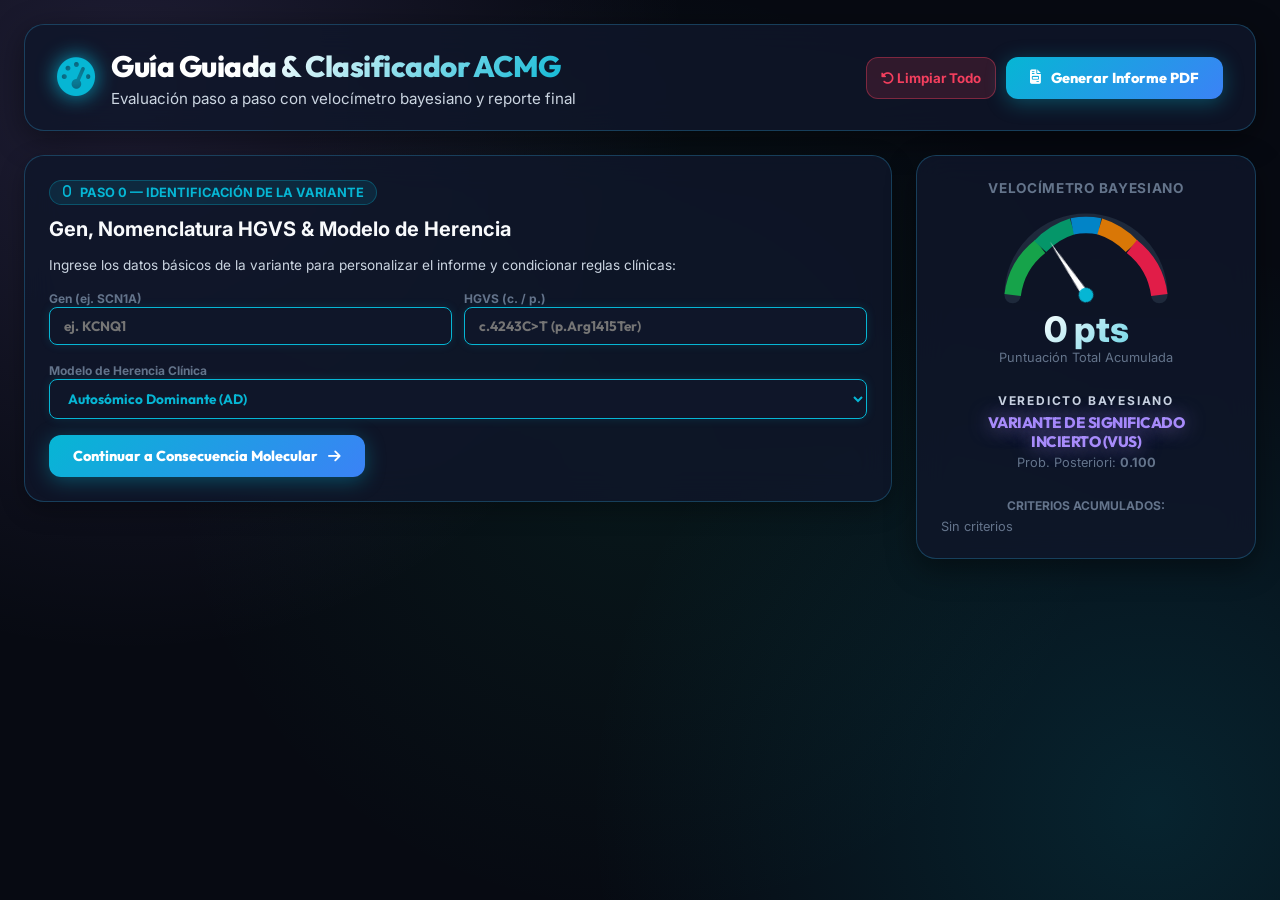
<file: index.html>
<!DOCTYPE html>
<html lang="es">
<head>
    <meta charset="UTF-8">
    <meta name="viewport" content="width=device-width, initial-scale=1.0">
    <meta http-equiv="refresh" content="0; url=torta_acmg.html">
    <link rel="icon" type="image/png" href="logo.png">
    <title>Guía ClinGen ACMG — Redireccionando</title>
</head>
<body style="background:#0b0f19; color:#f8fafc; font-family:sans-serif; display:flex; justify-content:center; align-items:center; height:100vh; margin:0;">
    <div style="text-align:center;">
        <img src="logo.png" alt="Logo" style="width:80px; height:80px; margin-bottom:16px;">
        <h2>Guía ClinGen ACMG</h2>
        <p>Cargando Torta ACMG... <a href="torta_acmg.html" style="color:#38bdf8;">Haga clic aquí si no redirige automáticamente</a>.</p>
    </div>
</body>
</html>
</file>
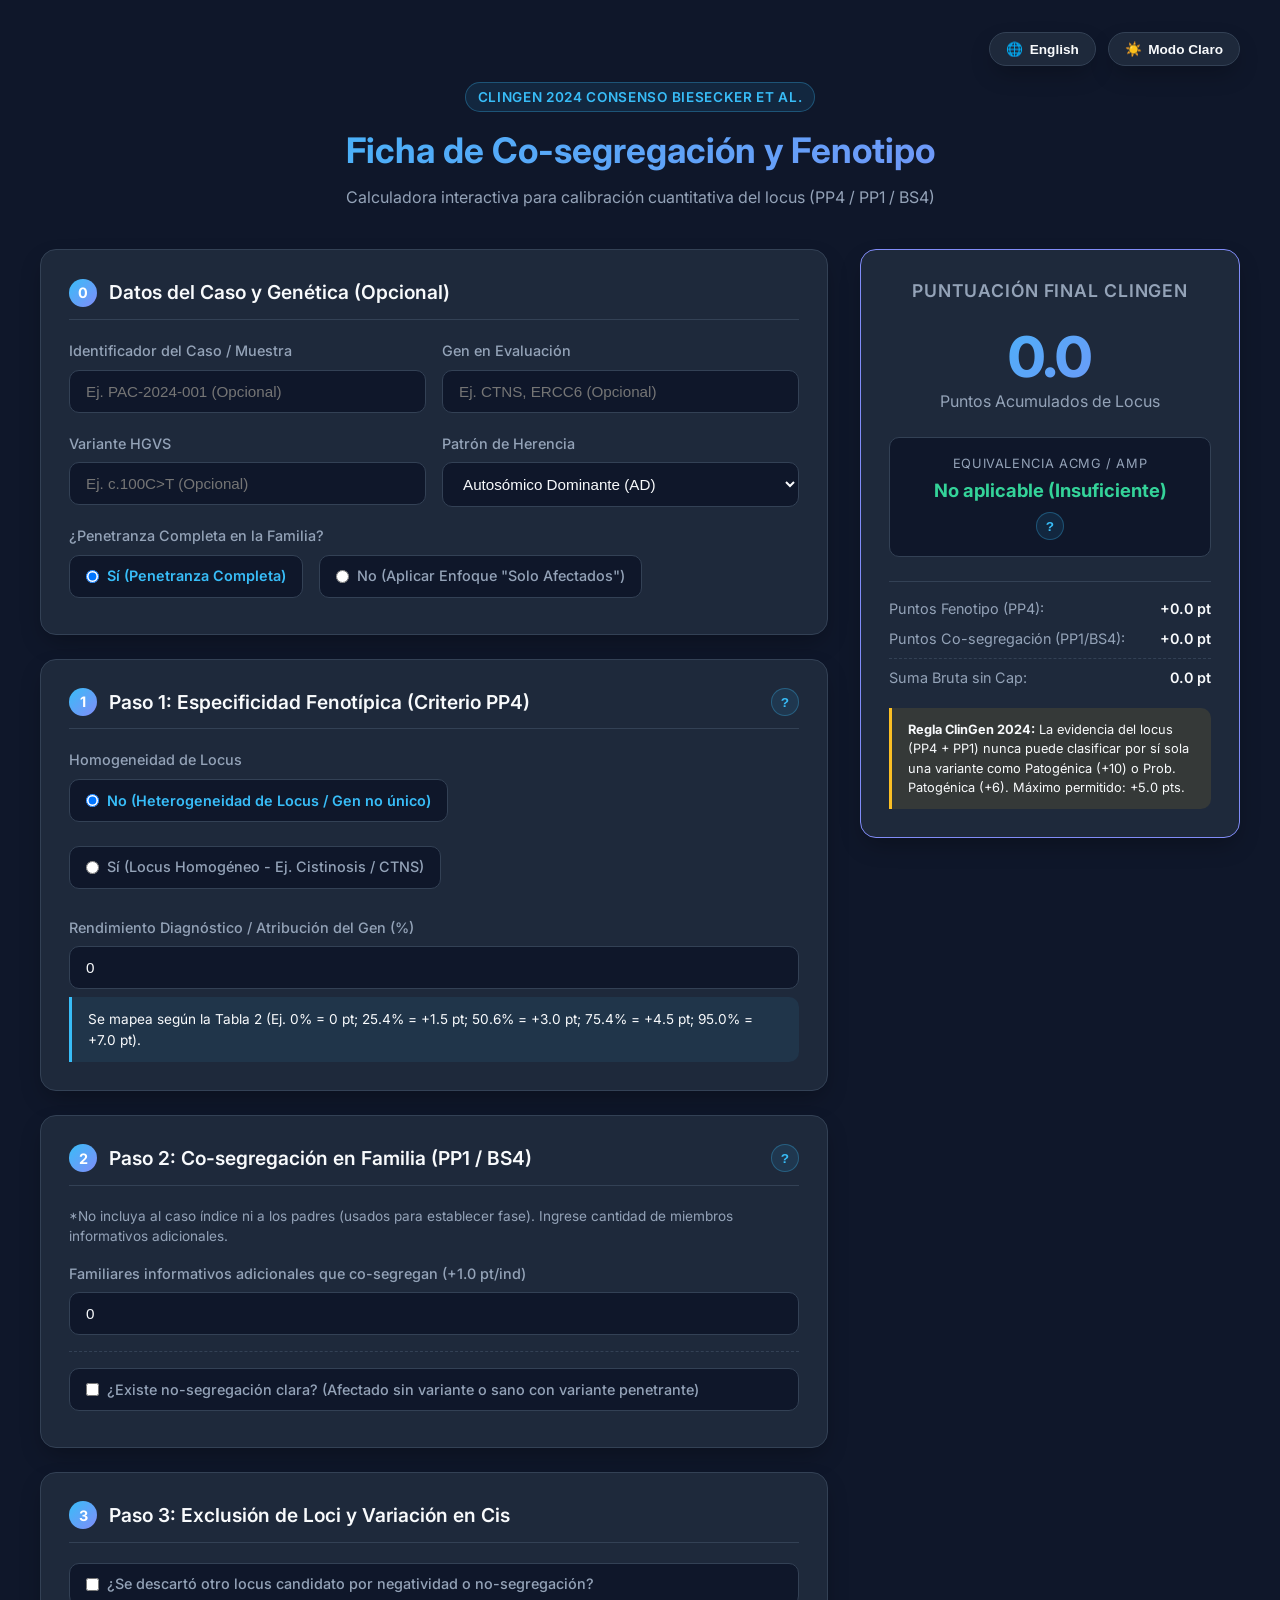
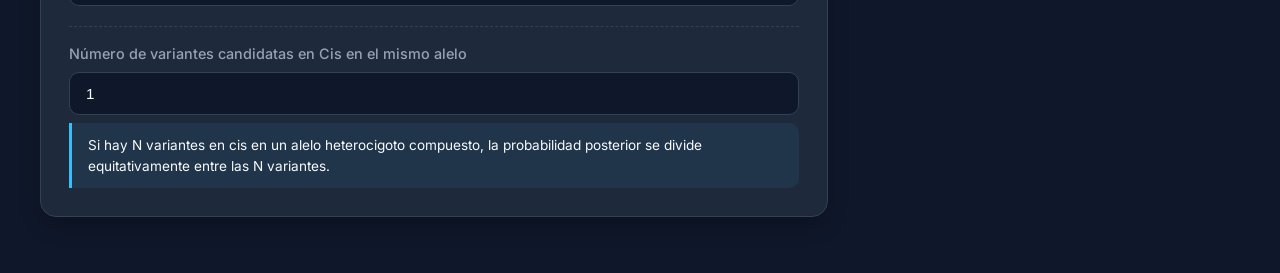
<file: clingen_cosegregation_2024.html>
<!DOCTYPE html>
<html lang="es">
<head>
    <meta charset="UTF-8">
    <meta name="viewport" content="width=device-width, initial-scale=1.0">
    <title>Calculadora de Co-segregación y Fenotipo (ClinGen 2024)</title>
    <link rel="icon" type="image/png" href="logo.png">
    <link rel="preconnect" href="https://fonts.googleapis.com">
    <link rel="preconnect" href="https://fonts.gstatic.com" crossorigin>
    <link href="https://fonts.googleapis.com/css2?family=Inter:wght@300;400;500;600;700&display=swap" rel="stylesheet">
    <style>
        :root {
            --bg-main: #0f172a;
            --card-bg: #1e293b;
            --card-border: #334155;
            --input-bg: #0f172a;
            --text-primary: #f8fafc;
            --text-secondary: #94a3b8;
            --accent-blue: #38bdf8;
            --accent-indigo: #818cf8;
            --accent-emerald: #34d399;
            --accent-amber: #fbbf24;
            --accent-rose: #f43f5e;
            --gradient-accent: linear-gradient(135deg, #38bdf8 0%, #818cf8 100%);
            --radius-lg: 16px;
            --radius-md: 10px;
            --shadow-card: 0 10px 25px -5px rgba(0, 0, 0, 0.3);
            --modal-bg: #1e293b;
        }

        body.light-theme {
            --bg-main: #f1f5f9;
            --card-bg: #ffffff;
            --card-border: #cbd5e1;
            --input-bg: #f8fafc;
            --text-primary: #0f172a;
            --text-secondary: #475569;
            --accent-blue: #0284c7;
            --accent-indigo: #4f46e5;
            --accent-emerald: #059669;
            --accent-amber: #d97706;
            --accent-rose: #e11d48;
            --gradient-accent: linear-gradient(135deg, #0284c7 0%, #4f46e5 100%);
            --shadow-card: 0 10px 25px -5px rgba(148, 163, 184, 0.2);
            --modal-bg: #ffffff;
        }

        * {
            box-sizing: border-box;
            margin: 0;
            padding: 0;
        }

        body {
            font-family: 'Inter', system-ui, -apple-system, sans-serif;
            background-color: var(--bg-main);
            color: var(--text-primary);
            line-height: 1.5;
            padding: 2rem 1rem;
            min-height: 100vh;
            transition: background-color 0.3s ease, color 0.3s ease;
        }

        .container {
            max-width: 1200px;
            margin: 0 auto;
        }

        /* Top Bar Controls (Theme & Language) */
        .top-bar {
            display: flex;
            justify-content: flex-end;
            gap: 0.75rem;
            margin-bottom: 1rem;
        }

        .control-btn {
            background-color: var(--card-bg);
            border: 1px solid var(--card-border);
            color: var(--text-primary);
            padding: 0.5rem 1rem;
            border-radius: 9999px;
            font-size: 0.85rem;
            font-weight: 600;
            cursor: pointer;
            display: flex;
            align-items: center;
            gap: 0.4rem;
            box-shadow: var(--shadow-card);
            transition: all 0.2s ease;
        }

        .control-btn:hover {
            border-color: var(--accent-blue);
            color: var(--accent-blue);
            transform: translateY(-1px);
        }

        header {
            text-align: center;
            margin-bottom: 2.5rem;
        }

        .badge {
            display: inline-block;
            background: rgba(56, 189, 248, 0.1);
            color: var(--accent-blue);
            border: 1px solid rgba(56, 189, 248, 0.3);
            padding: 0.25rem 0.75rem;
            border-radius: 9999px;
            font-size: 0.85rem;
            font-weight: 600;
            margin-bottom: 0.75rem;
            letter-spacing: 0.05em;
            text-transform: uppercase;
        }

        h1 {
            font-size: 2.2rem;
            font-weight: 700;
            background: var(--gradient-accent);
            -webkit-background-clip: text;
            -webkit-text-fill-color: transparent;
            margin-bottom: 0.5rem;
        }

        .subtitle {
            color: var(--text-secondary);
            font-size: 1rem;
            max-width: 700px;
            margin: 0 auto;
        }

        .grid-layout {
            display: grid;
            grid-template-columns: 1fr 380px;
            gap: 2rem;
        }

        @media (max-width: 992px) {
            .grid-layout {
                grid-template-columns: 1fr;
            }
        }

        .card {
            background-color: var(--card-bg);
            border: 1px solid var(--card-border);
            border-radius: var(--radius-lg);
            padding: 1.75rem;
            margin-bottom: 1.5rem;
            box-shadow: var(--shadow-card);
            transition: border-color 0.2s ease, background-color 0.3s ease;
        }

        .card:hover {
            border-color: #475569;
        }

        .card-header {
            display: flex;
            align-items: center;
            justify-content: space-between;
            margin-bottom: 1.25rem;
            padding-bottom: 0.75rem;
            border-bottom: 1px solid var(--card-border);
        }

        .card-header-left {
            display: flex;
            align-items: center;
            gap: 0.75rem;
        }

        .step-number {
            background: var(--gradient-accent);
            color: #ffffff;
            font-weight: 700;
            width: 28px;
            height: 28px;
            border-radius: 50%;
            display: flex;
            align-items: center;
            justify-content: center;
            font-size: 0.9rem;
        }

        .card-title {
            font-size: 1.2rem;
            font-weight: 600;
            color: var(--text-primary);
        }

        .info-btn {
            background: rgba(56, 189, 248, 0.1);
            color: var(--accent-blue);
            border: 1px solid rgba(56, 189, 248, 0.3);
            border-radius: 50%;
            width: 28px;
            height: 28px;
            display: flex;
            align-items: center;
            justify-content: center;
            cursor: pointer;
            font-weight: 700;
            font-size: 0.85rem;
            transition: all 0.2s ease;
        }

        .info-btn:hover {
            background: var(--accent-blue);
            color: #ffffff;
        }

        .form-group {
            margin-bottom: 1.25rem;
        }

        .form-group:last-child {
            margin-bottom: 0;
        }

        label {
            display: block;
            font-size: 0.9rem;
            font-weight: 500;
            color: var(--text-secondary);
            margin-bottom: 0.5rem;
        }

        input[type="text"],
        input[type="number"],
        select {
            width: 100%;
            padding: 0.75rem 1rem;
            background-color: var(--input-bg);
            border: 1px solid var(--card-border);
            border-radius: var(--radius-md);
            color: var(--text-primary);
            font-size: 0.95rem;
            transition: all 0.2s ease;
        }

        input:focus, select:focus {
            outline: none;
            border-color: var(--accent-blue);
            box-shadow: 0 0 0 3px rgba(56, 189, 248, 0.15);
        }

        .radio-group, .checkbox-group {
            display: flex;
            gap: 1rem;
            flex-wrap: wrap;
        }

        .radio-label, .checkbox-label {
            display: flex;
            align-items: center;
            gap: 0.5rem;
            background-color: var(--input-bg);
            border: 1px solid var(--card-border);
            padding: 0.6rem 1rem;
            border-radius: var(--radius-md);
            cursor: pointer;
            font-size: 0.9rem;
            transition: all 0.2s ease;
        }

        .radio-label:hover, .checkbox-label:hover {
            border-color: #475569;
        }

        input[type="radio"]:checked + span,
        input[type="checkbox"]:checked + span {
            color: var(--accent-blue);
            font-weight: 600;
        }

        .note-box {
            background-color: rgba(56, 189, 248, 0.08);
            border-left: 3px solid var(--accent-blue);
            padding: 0.75rem 1rem;
            font-size: 0.85rem;
            color: var(--text-primary);
            margin-top: 0.5rem;
            border-radius: 0 var(--radius-md) var(--radius-md) 0;
        }

        .warning-box {
            background-color: rgba(251, 191, 36, 0.1);
            border-left: 3px solid var(--accent-amber);
            padding: 0.75rem 1rem;
            font-size: 0.85rem;
            color: var(--text-primary);
            margin-top: 0.75rem;
            border-radius: 0 var(--radius-md) var(--radius-md) 0;
        }

        /* Modal Styles */
        .modal-overlay {
            position: fixed;
            top: 0;
            left: 0;
            width: 100vw;
            height: 100vh;
            background: rgba(15, 23, 42, 0.7);
            backdrop-filter: blur(4px);
            display: flex;
            align-items: center;
            justify-content: center;
            z-index: 1000;
            opacity: 0;
            pointer-events: none;
            transition: opacity 0.2s ease;
        }

        .modal-overlay.active {
            opacity: 1;
            pointer-events: auto;
        }

        .modal-content {
            background: var(--modal-bg);
            border: 1px solid var(--card-border);
            border-radius: var(--radius-lg);
            width: 90%;
            max-width: 650px;
            max-height: 85vh;
            overflow-y: auto;
            padding: 1.5rem;
            box-shadow: 0 25px 50px -12px rgba(0, 0, 0, 0.5);
            color: var(--text-primary);
        }

        .modal-header {
            display: flex;
            justify-content: space-between;
            align-items: center;
            margin-bottom: 1rem;
            padding-bottom: 0.5rem;
            border-bottom: 1px solid var(--card-border);
        }

        .modal-title {
            font-size: 1.15rem;
            font-weight: 700;
            color: var(--accent-blue);
        }

        .close-btn {
            background: none;
            border: none;
            color: var(--text-secondary);
            font-size: 1.5rem;
            cursor: pointer;
            line-height: 1;
        }

        .close-btn:hover {
            color: var(--text-primary);
        }

        table.ref-table {
            width: 100%;
            border-collapse: collapse;
            margin-top: 0.5rem;
            font-size: 0.85rem;
        }

        table.ref-table th, table.ref-table td {
            border: 1px solid var(--card-border);
            padding: 0.5rem 0.75rem;
            text-align: left;
        }

        table.ref-table th {
            background-color: var(--input-bg);
            color: var(--accent-blue);
            font-weight: 600;
        }

        table.ref-table tr:nth-child(even) {
            background-color: rgba(255, 255, 255, 0.02);
        }

        /* Sidebar Results */
        .sidebar {
            position: sticky;
            top: 2rem;
            height: fit-content;
        }

        .result-card {
            background: var(--card-bg);
            border: 1px solid var(--accent-indigo);
            border-radius: var(--radius-lg);
            padding: 1.75rem;
            box-shadow: var(--shadow-card);
        }

        .result-title {
            font-size: 1.1rem;
            font-weight: 600;
            text-transform: uppercase;
            letter-spacing: 0.05em;
            color: var(--text-secondary);
            margin-bottom: 1rem;
            text-align: center;
        }

        .score-display {
            text-align: center;
            margin: 1.5rem 0;
        }

        .score-value {
            font-size: 3.5rem;
            font-weight: 800;
            background: var(--gradient-accent);
            -webkit-background-clip: text;
            -webkit-text-fill-color: transparent;
            line-height: 1;
        }

        .score-max {
            font-size: 1rem;
            color: var(--text-secondary);
            margin-top: 0.25rem;
        }

        .cap-tag {
            display: inline-block;
            background: rgba(244, 63, 94, 0.15);
            color: var(--accent-rose);
            border: 1px solid rgba(244, 63, 94, 0.3);
            font-size: 0.75rem;
            font-weight: 700;
            padding: 0.2rem 0.6rem;
            border-radius: 9999px;
            margin-top: 0.5rem;
        }

        .acmg-box {
            background-color: var(--input-bg);
            border: 1px solid var(--card-border);
            border-radius: var(--radius-md);
            padding: 1rem;
            text-align: center;
            margin-top: 1.5rem;
        }

        .acmg-label {
            font-size: 0.8rem;
            color: var(--text-secondary);
            text-transform: uppercase;
            letter-spacing: 0.05em;
        }

        .acmg-code {
            font-size: 1.15rem;
            font-weight: 700;
            color: var(--accent-emerald);
            margin-top: 0.25rem;
        }

        .breakdown-list {
            margin-top: 1.5rem;
            border-top: 1px solid var(--card-border);
            padding-top: 1rem;
        }

        .breakdown-item {
            display: flex;
            justify-content: space-between;
            font-size: 0.9rem;
            margin-bottom: 0.5rem;
            color: var(--text-secondary);
        }

        .breakdown-item span:last-child {
            font-weight: 600;
            color: var(--text-primary);
        }

        .two-cols {
            display: grid;
            grid-template-columns: 1fr 1fr;
            gap: 1rem;
        }

        @media (max-width: 600px) {
            .two-cols {
                grid-template-columns: 1fr;
            }
        }
    </style>
</head>
<body>

<div class="container">

    <!-- Top Bar Controls -->
    <div class="top-bar">
        <button class="control-btn" id="langBtn" onclick="toggleLanguage()">
            <span>🌐</span> <span id="langLabel">English</span>
        </button>
        <button class="control-btn" id="themeBtn" onclick="toggleTheme()">
            <span id="themeIcon">☀️</span> <span id="themeLabel">Modo Claro</span>
        </button>
    </div>

    <header>
        <span class="badge" data-i18n="badge">ClinGen 2024 Consenso Biesecker et al.</span>
        <h1 data-i18n="title">Ficha de Co-segregación y Fenotipo</h1>
        <p class="subtitle" data-i18n="subtitle">Calculadora interactiva para calibración cuantitativa del locus (PP4 / PP1 / BS4)</p>
    </header>

    <div class="grid-layout">
        <!-- Main Form Column -->
        <div class="main-content">

            <!-- Metadata Case -->
            <div class="card">
                <div class="card-header">
                    <div class="card-header-left">
                        <div class="step-number">0</div>
                        <div class="card-title" data-i18n="step0Title">Datos del Caso y Genética (Opcional)</div>
                    </div>
                </div>
                <div class="two-cols">
                    <div class="form-group">
                        <label for="caseId" data-i18n="caseIdLabel">Identificador del Caso / Muestra</label>
                        <input type="text" id="caseId" data-i18n-ph="caseIdPh" placeholder="Ej. PAC-2024-001 (Opcional)">
                    </div>
                    <div class="form-group">
                        <label for="geneName" data-i18n="geneNameLabel">Gen en Evaluación</label>
                        <input type="text" id="geneName" data-i18n-ph="geneNamePh" placeholder="Ej. CTNS, ERCC6 (Opcional)">
                    </div>
                </div>
                <div class="two-cols">
                    <div class="form-group">
                        <label for="hgvsVar" data-i18n="hgvsLabel">Variante HGVS</label>
                        <input type="text" id="hgvsVar" data-i18n-ph="hgvsPh" placeholder="Ej. c.100C>T (Opcional)">
                    </div>
                    <div class="form-group">
                        <label for="inheritance" data-i18n="inheritanceLabel">Patrón de Herencia</label>
                        <select id="inheritance">
                            <option value="AD" data-i18n="inheritanceAD">Autosómico Dominante (AD)</option>
                            <option value="AR" data-i18n="inheritanceAR">Autosómico Recesivo (AR)</option>
                            <option value="XL" data-i18n="inheritanceXL">Ligado al X Recesivo (XL)</option>
                        </select>
                    </div>
                </div>
                <div class="form-group">
                    <label data-i18n="penetranceLabel">¿Penetranza Completa en la Familia?</label>
                    <div class="radio-group">
                        <label class="radio-label">
                            <input type="radio" name="penetrance" value="yes" checked>
                            <span data-i18n="penetranceYes">Sí (Penetranza Completa)</span>
                        </label>
                        <label class="radio-label">
                            <input type="radio" name="penetrance" value="no">
                            <span data-i18n="penetranceNo">No (Aplicar Enfoque "Solo Afectados")</span>
                        </label>
                    </div>
                    <div class="note-box" id="penetranceNote" style="display: none;" data-i18n="penetranceNote">
                        <strong>Nota de Solo Afectados:</strong> En penetranza reducida o incompleta, la co-segregación se evalúa únicamente en miembros enfermos y PP4 solo se permite si el rendimiento del gen es > 20% (+1.0 pt).
                    </div>
                </div>
            </div>

            <!-- Step 1: Phenotype Specificity (PP4) -->
            <div class="card">
                <div class="card-header">
                    <div class="card-header-left">
                        <div class="step-number">1</div>
                        <div class="card-title" data-i18n="step1Title">Paso 1: Especificidad Fenotípica (Criterio PP4)</div>
                    </div>
                    <button class="info-btn" onclick="openModal('modalTabla2')" title="Ver Tabla 2 de Referencia">?</button>
                </div>

                <div class="form-group">
                    <label data-i18n="locusHomoLabel">Homogeneidad de Locus</label>
                    <div class="radio-group">
                        <label class="radio-label">
                            <input type="radio" name="locusHomogeneity" value="no" checked>
                            <span data-i18n="locusHomoNo">No (Heterogeneidad de Locus / Gen no único)</span>
                        </label>
                        <label class="radio-label">
                            <input type="radio" name="locusHomogeneity" value="yes">
                            <span data-i18n="locusHomoYes">Sí (Locus Homogéneo - Ej. Cistinosis / CTNS)</span>
                        </label>
                    </div>
                </div>

                <div id="heterogeneousSection">
                    <div class="form-group">
                        <label for="diagnosticYield" data-i18n="yieldLabel">Rendimiento Diagnóstico / Atribución del Gen (%)</label>
                        <input type="number" id="diagnosticYield" min="0" max="100" step="0.1" value="0" data-i18n-ph="yieldPh" placeholder="Ingrese % de rendimiento (0 = sin evidencia)">
                        <div class="note-box" data-i18n="yieldNote">
                            Se mapea según la Tabla 2 (Ej. 0% = 0 pt; 25.4% = +1.5 pt; 50.6% = +3.0 pt; 75.4% = +4.5 pt; 95.0% = +7.0 pt).
                        </div>
                    </div>
                </div>

                <div id="homogeneousSection" style="display: none;">
                    <div class="warning-box" data-i18n="homoWarning">
                        <strong>Locus Homogéneo Seleccionado:</strong> El fenotipo es tan específico que determina el locus. Se asigna PP4 alto (+7.0 pts basales) y <strong>NO se debe calcular co-segregación (PP1)</strong> para evitar doble conteo.
                    </div>
                </div>
            </div>

            <!-- Step 2: Co-segregation (PP1 / BS4) -->
            <div class="card" id="cosegCard">
                <div class="card-header">
                    <div class="card-header-left">
                        <div class="step-number">2</div>
                        <div class="card-title" data-i18n="step2Title">Paso 2: Co-segregación en Familia (PP1 / BS4)</div>
                    </div>
                    <button class="info-btn" onclick="openModal('modalTabla3')" title="Ver Tabla 3 de Co-segregación">?</button>
                </div>
                <p style="font-size: 0.85rem; color: var(--text-secondary); margin-bottom: 1rem;" data-i18n="cosegSub">
                    *No incluya al caso índice ni a los padres (usados para establecer fase). Ingrese cantidad de miembros informativos adicionales.
                </p>

                <!-- AR specific inputs -->
                <div id="arInputs" style="display: none;">
                    <div class="two-cols">
                        <div class="form-group">
                            <label for="arAffected" data-i18n="arAffectedLabel">Hermanos Afectados adicionales (+2.0 pt/ind)</label>
                            <input type="number" id="arAffected" min="0" value="0">
                        </div>
                        <div class="form-group">
                            <label for="arUnaffected" data-i18n="arUnaffectedLabel">Hermanos Sanos / Portadores adicionales (+0.4 pt/ind)</label>
                            <input type="number" id="arUnaffected" min="0" value="0">
                        </div>
                    </div>
                </div>

                <!-- AD / XL inputs -->
                <div id="adXlInputs">
                    <div class="form-group">
                        <label for="adXlCount" data-i18n="adXlCountLabel">Familiares informativos adicionales que co-segregan (+1.0 pt/ind)</label>
                        <input type="number" id="adXlCount" min="0" value="0">
                    </div>
                </div>

                <!-- Non-segregation / Benign BS4 -->
                <div class="form-group" style="margin-top: 1rem; border-top: 1px dashed var(--card-border); padding-top: 1rem;">
                    <label class="checkbox-label">
                        <input type="checkbox" id="nonSegregation">
                        <span data-i18n="nonSegLabel">¿Existe no-segregación clara? (Afectado sin variante o sano con variante penetrante)</span>
                    </label>
                    <div class="warning-box" id="nonSegNote" style="display: none;" data-i18n="nonSegNote">
                        La no-segregación constituye evidencia en contra de patogenicidad y aplica un castigo de <strong>-4.0 puntos (Evidencia Benigna BS4)</strong>.
                    </div>
                </div>
            </div>

            <!-- Step 3: Exclusion & Cis Distribution -->
            <div class="card">
                <div class="card-header">
                    <div class="card-header-left">
                        <div class="step-number">3</div>
                        <div class="card-title" data-i18n="step3Title">Paso 3: Exclusión de Loci y Variación en Cis</div>
                    </div>
                </div>

                <div class="form-group">
                    <label class="checkbox-label">
                        <input type="checkbox" id="locusExclusion">
                        <span data-i18n="exclusionLabel">¿Se descartó otro locus candidato por negatividad o no-segregación?</span>
                    </label>
                    <div class="note-box" id="exclusionNote" style="display: none;" data-i18n="exclusionNote">
                        Ejemplo Sdr. Cockayne: Al descartar <i>ERCC8</i> (30%), la probabilidad de <i>ERCC6</i> (70%) sube a ~100%, elevando los puntos basales de PP4.
                    </div>
                </div>

                <div class="form-group" id="exclusionYieldGroup" style="display: none;">
                    <label for="adjustedYield" data-i18n="adjustedYieldLabel">Rendimiento Recalculado tras Exclusión (%)</label>
                    <input type="number" id="adjustedYield" min="0" max="100" step="0.1" value="0" data-i18n-ph="adjustedYieldPh" placeholder="Ej. 99">
                </div>

                <div class="form-group" style="margin-top: 1rem; border-top: 1px dashed var(--card-border); padding-top: 1rem;">
                    <label for="cisVariants" data-i18n="cisVariantsLabel">Número de variantes candidatas en Cis en el mismo alelo</label>
                    <input type="number" id="cisVariants" min="1" value="1">
                    <div class="note-box" data-i18n="cisNote">
                        Si hay N variantes en cis en un alelo heterocigoto compuesto, la probabilidad posterior se divide equitativamente entre las N variantes.
                    </div>
                </div>
            </div>

        </div>

        <!-- Sidebar Summary / Results -->
        <div class="sidebar">
            <div class="result-card">
                <div class="result-title" data-i18n="resultsTitle">Puntuación Final ClinGen</div>

                <div class="score-display">
                    <div class="score-value" id="finalScoreDisplay">0.0</div>
                    <div class="score-max" data-i18n="scoreMaxLabel">Puntos Acumulados de Locus</div>
                    <div class="cap-tag" id="capNotice" style="display: none;" data-i18n="capTag">TOPE ALCANZADO (CAP +5.0)</div>
                </div>

                <div class="acmg-box">
                    <div class="acmg-label" data-i18n="acmgLabel">Equivalencia ACMG / AMP</div>
                    <div class="acmg-code" id="acmgCodeDisplay">No aplicable</div>
                    <button class="info-btn" style="margin: 0.5rem auto 0 auto;" onclick="openModal('modalTabla4')" title="Ver Tabla 4 ACMG">?</button>
                </div>

                <div class="breakdown-list">
                    <div class="breakdown-item">
                        <span data-i18n="pp4Row">Puntos Fenotipo (PP4):</span>
                        <span id="pp4Breakdown">+0.0 pt</span>
                    </div>
                    <div class="breakdown-item">
                        <span data-i18n="pp1Row">Puntos Co-segregación (PP1/BS4):</span>
                        <span id="pp1Breakdown">+0.0 pt</span>
                    </div>
                    <div class="breakdown-item" id="cisDivideRow" style="display: none;">
                        <span data-i18n="cisRow">División en Cis (1/N):</span>
                        <span id="cisBreakdown">N/A</span>
                    </div>
                    <div class="breakdown-item" style="border-top: 1px dashed var(--card-border); padding-top: 0.5rem; margin-top: 0.5rem;">
                        <span data-i18n="rawScoreRow">Suma Bruta sin Cap:</span>
                        <span id="rawScoreBreakdown">0.0 pt</span>
                    </div>
                </div>

                <div class="warning-box" style="margin-top: 1.25rem; font-size: 0.8rem;" data-i18n="ruleWarning">
                    <strong>Regla ClinGen 2024:</strong> La evidencia del locus (PP4 + PP1) nunca puede clasificar por sí sola una variante como Patogénica (+10) o Prob. Patogénica (+6). Máximo permitido: +5.0 pts.
                </div>
            </div>
        </div>
    </div>
</div>

<!-- Modal Tabla 2 -->
<div class="modal-overlay" id="modalTabla2">
    <div class="modal-content">
        <div class="modal-header">
            <div class="modal-title" data-i18n="t2Title">Tabla 2: Conversión de Rendimiento Diagnóstico (PP4) a Puntos</div>
            <button class="close-btn" onclick="closeModal('modalTabla2')">&times;</button>
        </div>
        <p style="font-size: 0.85rem; color: var(--text-secondary); margin-bottom: 0.75rem;" data-i18n="t2Sub">
            Relación oficial de Biesecker et al. (2024) entre la especificidad fenotípica (rendimiento diagnóstico del gen) y los puntos bayesianos asignados.
        </p>
        <table class="ref-table">
            <thead>
                <tr>
                    <th data-i18n="t2ThYield">Rendimiento Diagnóstico (%)</th>
                    <th data-i18n="t2ThPts">Puntos Bayesianos (PP4)</th>
                </tr>
            </thead>
            <tbody>
                <tr><td>99.9%</td><td>+12.0</td></tr>
                <tr><td>99.5% - 99.8%</td><td>+10.5 a +11.5</td></tr>
                <tr><td>99.4%</td><td>+10.0</td></tr>
                <tr><td>97.5% - 99.2%</td><td>+8.0 a +9.5</td></tr>
                <tr><td>95.0%</td><td>+7.0</td></tr>
                <tr><td>90.2%</td><td>+6.0</td></tr>
                <tr><td>86.4%</td><td>+5.5</td></tr>
                <tr><td>81.6%</td><td>+5.0</td></tr>
                <tr><td>75.4%</td><td>+4.5</td></tr>
                <tr><td>68.0%</td><td>+4.0</td></tr>
                <tr><td>59.6%</td><td>+3.5</td></tr>
                <tr><td>50.6%</td><td>+3.0</td></tr>
                <tr><td>41.5%</td><td>+2.5</td></tr>
                <tr><td>33.0%</td><td>+2.0</td></tr>
                <tr><td>25.4%</td><td>+1.5</td></tr>
                <tr><td>19.1%</td><td>+1.0</td></tr>
                <tr><td>&lt; 19.1%</td><td>0.0</td></tr>
            </tbody>
        </table>
    </div>
</div>

<!-- Modal Tabla 3 -->
<div class="modal-overlay" id="modalTabla3">
    <div class="modal-content">
        <div class="modal-header">
            <div class="modal-title" data-i18n="t3Title">Tabla 3: Puntos de Co-segregación (PP1/BS4) por Individuo</div>
            <button class="close-btn" onclick="closeModal('modalTabla3')">&times;</button>
        </div>
        <p style="font-size: 0.85rem; color: var(--text-secondary); margin-bottom: 0.75rem;" data-i18n="t3Sub">
            Nota: No se cuenta al caso índice ni a los padres. Solo se cuentan los individuos informativos adicionales.
        </p>
        <table class="ref-table">
            <thead>
                <tr>
                    <th data-i18n="t3ThCat">Categoría / Herencia</th>
                    <th>1 ind.</th>
                    <th>2 ind.</th>
                    <th>3 ind.</th>
                    <th>4 ind.</th>
                    <th>5+ ind.</th>
                </tr>
            </thead>
            <tbody>
                <tr>
                    <td data-i18n="t3Row1"><strong>Autosómico Recesivo: Afectado</strong> (+2.0 pt / meiosis)</td>
                    <td>+2.0</td><td>+4.0</td><td>+6.0</td><td>+8.0</td><td>+10.0</td>
                </tr>
                <tr>
                    <td data-i18n="t3Row2"><strong>Autosómico Recesivo: Sano</strong> (+0.4 pt / meiosis)</td>
                    <td>+0.4</td><td>+0.8</td><td>+1.2</td><td>+1.6</td><td>+2.0*</td>
                </tr>
                <tr>
                    <td data-i18n="t3Row3"><strong>Autosómico Dominante</strong> (+1.0 pt / meiosis)</td>
                    <td>+1.0</td><td>+2.0</td><td>+3.0</td><td>+4.0</td><td>+5.0</td>
                </tr>
                <tr>
                    <td data-i18n="t3Row4"><strong>Ligado al X Recesivo: Varón</strong> (+1.0 pt / meiosis)</td>
                    <td>+1.0</td><td>+2.0</td><td>+3.0</td><td>+4.0</td><td>+5.0</td>
                </tr>
            </tbody>
        </table>
    </div>
</div>

<!-- Modal Tabla 4 -->
<div class="modal-overlay" id="modalTabla4">
    <div class="modal-content">
        <div class="modal-header">
            <div class="modal-title" data-i18n="t4Title">Tabla 4: Conversión de Puntos a Códigos ACMG/AMP</div>
            <button class="close-btn" onclick="closeModal('modalTabla4')">&times;</button>
        </div>
        <table class="ref-table">
            <thead>
                <tr>
                    <th data-i18n="t4ThRange">Rango de Puntos</th>
                    <th data-i18n="t4ThStrength">Fuerza Mapeada ACMG/AMP Sugerida</th>
                </tr>
            </thead>
            <tbody>
                <tr><td>0.0 - 0.9</td><td data-i18n="t4Row1">No aplicable (Evidencia insuficiente)</td></tr>
                <tr><td>1.0 - 1.9</td><td data-i18n="t4Row2">PP1_Supporting Ó PP4_Supporting</td></tr>
                <tr><td>2.0 - 2.9</td><td data-i18n="t4Row3">PP1_Moderate Ó PP4_Moderate Ó [PP1_Supp + PP4_Supp]</td></tr>
                <tr><td>3.0 - 3.9</td><td data-i18n="t4Row4">[PP1_Supp + PP4_Mod] Ó [PP4_Supp + PP1_Mod]</td></tr>
                <tr><td>4.0 - 4.9</td><td data-i18n="t4Row5">PP1_Strong Ó PP4_Strong Ó [PP1_Mod + PP4_Mod]</td></tr>
                <tr><td>5.0 o más (CAP)</td><td data-i18n="t4Row6">PP1_Strong + PP4_Supporting / PP4_Strong + PP1_Supporting (Tope de Locus)</td></tr>
            </tbody>
        </table>
    </div>
</div>

<script>
    // i18n Translations Dictionary
    const translations = {
        es: {
            langBtn: "English",
            themeDark: "Modo Oscuro",
            themeLight: "Modo Claro",
            badge: "ClinGen 2024 Consenso Biesecker et al.",
            title: "Ficha de Co-segregación y Fenotipo",
            subtitle: "Calculadora interactiva para calibración cuantitativa del locus (PP4 / PP1 / BS4)",
            step0Title: "Datos del Caso y Genética (Opcional)",
            caseIdLabel: "Identificador del Caso / Muestra",
            caseIdPh: "Ej. PAC-2024-001 (Opcional)",
            geneNameLabel: "Gen en Evaluación",
            geneNamePh: "Ej. CTNS, ERCC6 (Opcional)",
            hgvsLabel: "Variante HGVS",
            hgvsPh: "Ej. c.100C>T (Opcional)",
            inheritanceLabel: "Patrón de Herencia",
            inheritanceAD: "Autosómico Dominante (AD)",
            inheritanceAR: "Autosómico Recesivo (AR)",
            inheritanceXL: "Ligado al X Recesivo (XL)",
            penetranceLabel: "¿Penetranza Completa en la Familia?",
            penetranceYes: "Sí (Penetranza Completa)",
            penetranceNo: "No (Aplicar Enfoque \"Solo Afectados\")",
            penetranceNote: "<strong>Nota de Solo Afectados:</strong> En penetranza reducida o incompleta, la co-segregación se evalúa únicamente en miembros enfermos y PP4 solo se permite si el rendimiento del gen es > 20% (+1.0 pt).",
            step1Title: "Paso 1: Especificidad Fenotípica (Criterio PP4)",
            locusHomoLabel: "Homogeneidad de Locus",
            locusHomoNo: "No (Heterogeneidad de Locus / Gen no único)",
            locusHomoYes: "Sí (Locus Homogéneo - Ej. Cistinosis / CTNS)",
            yieldLabel: "Rendimiento Diagnóstico / Atribución del Gen (%)",
            yieldPh: "Ingrese % de rendimiento (0 = sin evidencia)",
            yieldNote: "Se mapea según la Tabla 2 (Ej. 0% = 0 pt; 25.4% = +1.5 pt; 50.6% = +3.0 pt; 75.4% = +4.5 pt; 95.0% = +7.0 pt).",
            homoWarning: "<strong>Locus Homogéneo Seleccionado:</strong> El fenotipo es tan específico que determina el locus. Se asigna PP4 alto (+7.0 pts basales) y <strong>NO se debe calcular co-segregación (PP1)</strong> para evitar doble conteo.",
            step2Title: "Paso 2: Co-segregación en Familia (PP1 / BS4)",
            cosegSub: "*No incluya al caso índice ni a los padres (usados para establecer fase). Ingrese cantidad de miembros informativos adicionales.",
            arAffectedLabel: "Hermanos Afectados adicionales (+2.0 pt/ind)",
            arUnaffectedLabel: "Hermanos Sanos / Portadores adicionales (+0.4 pt/ind)",
            adXlCountLabel: "Familiares informativos adicionales que co-segregan (+1.0 pt/ind)",
            nonSegLabel: "¿Existe no-segregación clara? (Afectado sin variante o sano con variante penetrante)",
            nonSegNote: "La no-segregación constituye evidencia en contra de patogenicidad y aplica un castigo de <strong>-4.0 puntos (Evidencia Benigna BS4)</strong>.",
            step3Title: "Paso 3: Exclusión de Loci y Variación en Cis",
            exclusionLabel: "¿Se descartó otro locus candidato por negatividad o no-segregación?",
            exclusionNote: "Ejemplo Sdr. Cockayne: Al descartar <i>ERCC8</i> (30%), la probabilidad de <i>ERCC6</i> (70%) sube a ~100%, elevando los puntos basales de PP4.",
            adjustedYieldLabel: "Rendimiento Recalculado tras Exclusión (%)",
            adjustedYieldPh: "Ej. 99",
            cisVariantsLabel: "Número de variantes candidatas en Cis en el mismo alelo",
            cisNote: "Si hay N variantes en cis en un alelo heterocigoto compuesto, la probabilidad posterior se divide equitativamente entre las N variantes.",
            resultsTitle: "Puntuación Final ClinGen",
            scoreMaxLabel: "Puntos Acumulados de Locus",
            capTag: "TOPE ALCANZADO (CAP +5.0)",
            acmgLabel: "Equivalencia ACMG / AMP",
            pp4Row: "Puntos Fenotipo (PP4):",
            pp1Row: "Puntos Co-segregación (PP1/BS4):",
            cisRow: "División en Cis (1/N):",
            rawScoreRow: "Suma Bruta sin Cap:",
            ruleWarning: "<strong>Regla ClinGen 2024:</strong> La evidencia del locus (PP4 + PP1) nunca puede clasificar por sí sola una variante como Patogénica (+10) o Prob. Patogénica (+6). Máximo permitido: +5.0 pts.",
            t2Title: "Tabla 2: Conversión de Rendimiento Diagnóstico (PP4) a Puntos",
            t2Sub: "Relación oficial de Biesecker et al. (2024) entre la especificidad fenotípica (rendimiento diagnóstico del gen) y los puntos bayesianos asignados.",
            t2ThYield: "Rendimiento Diagnóstico (%)",
            t2ThPts: "Puntos Bayesianos (PP4)",
            t3Title: "Tabla 3: Puntos de Co-segregación (PP1/BS4) por Individuo",
            t3Sub: "Nota: No se cuenta al caso índice ni a los padres. Solo se cuentan los individuos informativos adicionales.",
            t3ThCat: "Categoría / Herencia",
            t3Row1: "<strong>Autosómico Recesivo: Afectado</strong> (+2.0 pt / meiosis)",
            t3Row2: "<strong>Autosómico Recesivo: Sano</strong> (+0.4 pt / meiosis)",
            t3Row3: "<strong>Autosómico Dominante</strong> (+1.0 pt / meiosis)",
            t3Row4: "<strong>Ligado al X Recesivo: Varón</strong> (+1.0 pt / meiosis)",
            t4Title: "Tabla 4: Conversión de Puntos a Códigos ACMG/AMP",
            t4ThRange: "Rango de Puntos",
            t4ThStrength: "Fuerza Mapeada ACMG/AMP Sugerida",
            t4Row1: "No aplicable (Evidencia insuficiente)",
            t4Row2: "PP1_Supporting Ó PP4_Supporting",
            t4Row3: "PP1_Moderate Ó PP4_Moderate Ó [PP1_Supp + PP4_Supp]",
            t4Row4: "[PP1_Supp + PP4_Mod] Ó [PP4_Supp + PP1_Mod]",
            t4Row5: "PP1_Strong Ó PP4_Strong Ó [PP1_Mod + PP4_Mod]",
            t4Row6: "PP1_Strong + PP4_Supporting / PP4_Strong + PP1_Supporting (Tope de Locus)",
            codeBS4: "BS4 (Evidencia Benigna de No-segregación)",
            codeNA: "No aplicable (Insuficiente)",
            codeSupp: "PP1_Supporting OR PP4_Supporting",
            codeMod: "PP1_Moderate OR PP4_Moderate OR [PP1_Supp + PP4_Supp]",
            codeMod2: "[PP1_Supp + PP4_Mod] OR [PP4_Supp + PP1_Mod]",
            codeStrong: "PP1_Strong OR PP4_Strong OR [PP1_Mod + PP4_Mod]",
            codeCap: "PP1_Strong + PP4_Supporting / PP4_Strong + PP1_Supporting (Tope de Locus)"
        },
        en: {
            langBtn: "Español",
            themeDark: "Dark Mode",
            themeLight: "Light Mode",
            badge: "ClinGen 2024 Consensus Biesecker et al.",
            title: "Cosegregation and Phenotype Worksheet",
            subtitle: "Interactive calculator for quantitative locus calibration (PP4 / PP1 / BS4)",
            step0Title: "Case Data and Genetics (Optional)",
            caseIdLabel: "Case / Sample ID",
            caseIdPh: "e.g. PAC-2024-001 (Optional)",
            geneNameLabel: "Gene Under Evaluation",
            geneNamePh: "e.g. CTNS, ERCC6 (Optional)",
            hgvsLabel: "HGVS Variant",
            hgvsPh: "e.g. c.100C>T (Optional)",
            inheritanceLabel: "Inheritance Pattern",
            inheritanceAD: "Autosomal Dominant (AD)",
            inheritanceAR: "Autosomal Recessive (AR)",
            inheritanceXL: "X-Linked Recessive (XL)",
            penetranceLabel: "Complete Penetrance in Family?",
            penetranceYes: "Yes (Complete Penetrance)",
            penetranceNo: "No (Apply 'Affected-Only' Approach)",
            penetranceNote: "<strong>Affected-Only Note:</strong> Under incomplete penetrance, cosegregation is evaluated only in affected members and PP4 is allowed only if gene yield is > 20% (+1.0 pt).",
            step1Title: "Step 1: Phenotypic Specificity (PP4 Criterion)",
            locusHomoLabel: "Locus Homogeneity",
            locusHomoNo: "No (Locus Heterogeneity / Non-unique gene)",
            locusHomoYes: "Yes (Homogeneous Locus - e.g. Cystinosis / CTNS)",
            yieldLabel: "Diagnostic Yield / Gene Attribution (%)",
            yieldPh: "Enter % yield (0 = no evidence)",
            yieldNote: "Mapped according to Table 2 (e.g., 0% = 0 pt; 25.4% = +1.5 pt; 50.6% = +3.0 pt; 75.4% = +4.5 pt; 95.0% = +7.0 pt).",
            homoWarning: "<strong>Homogeneous Locus Selected:</strong> Phenotype is highly specific, pinning down the locus. High PP4 (+7.0 basal pts) is assigned and <strong>cosegregation (PP1) MUST NOT be counted</strong> to avoid double counting.",
            step2Title: "Step 2: Family Cosegregation (PP1 / BS4)",
            cosegSub: "*Do not count proband or parents (used to establish phase). Enter additional informative family members.",
            arAffectedLabel: "Additional Affected Siblings (+2.0 pt/ind)",
            arUnaffectedLabel: "Additional Unaffected / Carrier Siblings (+0.4 pt/ind)",
            adXlCountLabel: "Additional informative cosegregating relatives (+1.0 pt/ind)",
            nonSegLabel: "Is there clear non-segregation? (Affected without variant or healthy with penetrant variant)",
            nonSegNote: "Non-segregation constitutes evidence against pathogenicity and applies a <strong>-4.0 points penalty (Benign BS4 Evidence)</strong>.",
            step3Title: "Step 3: Locus Exclusion and Cis Variant Distribution",
            exclusionLabel: "Was another candidate locus excluded by negative testing or non-segregation?",
            exclusionNote: "Cockayne Sdr Example: Excluding <i>ERCC8</i> (30%) increases <i>ERCC6</i> (70%) probability to ~100%, raising basal PP4 points.",
            adjustedYieldLabel: "Recalculated Yield Post-Exclusion (%)",
            adjustedYieldPh: "e.g. 99",
            cisVariantsLabel: "Number of candidate variants in Cis on the same allele",
            cisNote: "If N candidate variants are in cis on a compound heterozygous allele, posterior probability is split equally among the N variants.",
            resultsTitle: "ClinGen Final Score",
            scoreMaxLabel: "Accumulated Locus Points",
            capTag: "CAP REACHED (MAX +5.0)",
            acmgLabel: "ACMG / AMP Equivalence",
            pp4Row: "Phenotype Points (PP4):",
            pp1Row: "Cosegregation Points (PP1/BS4):",
            cisRow: "Cis Division (1/N):",
            rawScoreRow: "Raw Sum Uncapped:",
            ruleWarning: "<strong>ClinGen 2024 Rule:</strong> Locus evidence (PP4 + PP1) can NEVER classify a variant as Likely Pathogenic (+6) or Pathogenic (+10) by itself. Maximum allowed: +5.0 pts.",
            t2Title: "Table 2: Diagnostic Yield (PP4) to Bayesian Points Conversion",
            t2Sub: "Official Biesecker et al. (2024) relationship between phenotypic specificity (gene diagnostic yield) and assigned bayesian points.",
            t2ThYield: "Diagnostic Yield (%)",
            t2ThPts: "Bayesian Points (PP4)",
            t3Title: "Table 3: Cosegregation Points (PP1/BS4) per Individual",
            t3Sub: "Note: Proband and parents are excluded. Only additional informative individuals are counted.",
            t3ThCat: "Category / Inheritance",
            t3Row1: "<strong>Autosomal Recessive: Affected</strong> (+2.0 pt / meiosis)",
            t3Row2: "<strong>Autosomal Recessive: Unaffected</strong> (+0.4 pt / meiosis)",
            t3Row3: "<strong>Autosomal Dominant</strong> (+1.0 pt / meiosis)",
            t3Row4: "<strong>X-Linked Recessive: Male</strong> (+1.0 pt / meiosis)",
            t4Title: "Table 4: Points to ACMG/AMP Code Conversion",
            t4ThRange: "Points Range",
            t4ThStrength: "Suggested ACMG/AMP Mapped Strength",
            t4Row1: "Not applicable (Insufficient evidence)",
            t4Row2: "PP1_Supporting OR PP4_Supporting",
            t4Row3: "PP1_Moderate OR PP4_Moderate OR [PP1_Supp + PP4_Supp]",
            t4Row4: "[PP1_Supp + PP4_Mod] OR [PP4_Supp + PP1_Mod]",
            t4Row5: "PP1_Strong OR PP4_Strong OR [PP1_Mod + PP4_Mod]",
            t4Row6: "PP1_Strong + PP4_Supporting / PP4_Strong + PP1_Supporting (Locus Cap)",
            codeBS4: "BS4 (Benign Non-segregation Evidence)",
            codeNA: "Not applicable (Insufficient)",
            codeSupp: "PP1_Supporting OR PP4_Supporting",
            codeMod: "PP1_Moderate OR PP4_Moderate OR [PP1_Supp + PP4_Supp]",
            codeMod2: "[PP1_Supp + PP4_Mod] OR [PP4_Supp + PP1_Mod]",
            codeStrong: "PP1_Strong OR PP4_Strong OR [PP1_Mod + PP4_Mod]",
            codeCap: "PP1_Strong + PP4_Supporting / PP4_Strong + PP1_Supporting (Locus Cap)"
        }
    };

    let currentLang = 'es';
    let isLight = false;

    function toggleTheme() {
        isLight = !isLight;
        document.body.classList.toggle('light-theme', isLight);
        document.getElementById('themeIcon').textContent = isLight ? '🌙' : '☀️';
        document.getElementById('themeLabel').textContent = isLight 
            ? translations[currentLang].themeDark 
            : translations[currentLang].themeLight;
    }

    function toggleLanguage() {
        currentLang = currentLang === 'es' ? 'en' : 'es';
        const t = translations[currentLang];
        document.getElementById('langLabel').textContent = t.langBtn;
        document.getElementById('themeLabel').textContent = isLight ? t.themeDark : t.themeLight;

        // Translate text elements
        document.querySelectorAll('[data-i18n]').forEach(el => {
            const key = el.getAttribute('data-i18n');
            if (t[key]) el.innerHTML = t[key];
        });

        // Translate placeholders
        document.querySelectorAll('[data-i18n-ph]').forEach(el => {
            const key = el.getAttribute('data-i18n-ph');
            if (t[key]) el.placeholder = t[key];
        });

        calculate();
    }

    // Table 2 mapping yield -> points
    const yieldTable = [
        { yield: 99.9, pts: 12.0 },
        { yield: 99.8, pts: 11.5 },
        { yield: 99.7, pts: 11.0 },
        { yield: 99.6, pts: 10.5 },
        { yield: 99.4, pts: 10.0 },
        { yield: 99.2, pts: 9.5 },
        { yield: 98.8, pts: 9.0 },
        { yield: 98.3, pts: 8.5 },
        { yield: 97.5, pts: 8.0 },
        { yield: 96.5, pts: 7.5 },
        { yield: 95.0, pts: 7.0 },
        { yield: 90.2, pts: 6.0 },
        { yield: 86.4, pts: 5.5 },
        { yield: 81.6, pts: 5.0 },
        { yield: 75.4, pts: 4.5 },
        { yield: 68.0, pts: 4.0 },
        { yield: 59.6, pts: 3.5 },
        { yield: 50.6, pts: 3.0 },
        { yield: 41.5, pts: 2.5 },
        { yield: 33.0, pts: 2.0 },
        { yield: 25.4, pts: 1.5 },
        { yield: 19.1, pts: 1.0 }
    ];

    function getPointsFromYield(y) {
        if (y < 19.1) return 0.0;
        for (let entry of yieldTable) {
            if (y >= entry.yield) return entry.pts;
        }
        return 1.0;
    }

    function getACMGCode(pts) {
        const t = translations[currentLang];
        if (pts <= -4.0) return t.codeBS4;
        if (pts < 1.0) return t.codeNA;
        if (pts < 2.0) return t.codeSupp;
        if (pts < 3.0) return t.codeMod;
        if (pts < 4.0) return t.codeMod2;
        if (pts < 5.0) return t.codeStrong;
        return t.codeCap;
    }

    function openModal(id) {
        document.getElementById(id).classList.add('active');
    }

    function closeModal(id) {
        document.getElementById(id).classList.remove('active');
    }

    // Close modal on background click
    document.querySelectorAll('.modal-overlay').forEach(modal => {
        modal.addEventListener('click', (e) => {
            if (e.target === modal) modal.classList.remove('active');
        });
    });

    function calculate() {
        const inheritance = document.getElementById('inheritance').value;
        const penetranceNo = document.querySelector('input[name="penetrance"][value="no"]').checked;
        const isHomogeneous = document.querySelector('input[name="locusHomogeneity"][value="yes"]').checked;

        // UI visibility toggles
        document.getElementById('penetranceNote').style.display = penetranceNo ? 'block' : 'none';
        document.getElementById('homogeneousSection').style.display = isHomogeneous ? 'block' : 'none';
        document.getElementById('heterogeneousSection').style.display = isHomogeneous ? 'none' : 'block';
        
        document.getElementById('arInputs').style.display = (inheritance === 'AR' && !isHomogeneous) ? 'block' : 'none';
        document.getElementById('adXlInputs').style.display = (inheritance !== 'AR' && !isHomogeneous) ? 'block' : 'none';
        document.getElementById('cosegCard').style.opacity = isHomogeneous ? '0.5' : '1.0';

        const nonSeg = document.getElementById('nonSegregation').checked;
        document.getElementById('nonSegNote').style.display = nonSeg ? 'block' : 'none';

        const locusExcl = document.getElementById('locusExclusion').checked;
        document.getElementById('exclusionNote').style.display = locusExcl ? 'block' : 'none';
        document.getElementById('exclusionYieldGroup').style.display = (locusExcl && !isHomogeneous) ? 'block' : 'none';

        // 1. PP4 Calculation
        let pp4Points = 0.0;
        if (isHomogeneous) {
            pp4Points = 7.0; // Basal high points for homogeneous locus
        } else {
            let effYield = parseFloat(document.getElementById('diagnosticYield').value) || 0;
            if (locusExcl) {
                effYield = parseFloat(document.getElementById('adjustedYield').value) || effYield;
            }
            
            if (penetranceNo && effYield < 20.0) {
                pp4Points = 0.0; // In reduced penetrance, PP4 requires yield > 20%
            } else {
                pp4Points = getPointsFromYield(effYield);
            }
        }

        // 2. PP1 / BS4 Calculation
        let pp1Points = 0.0;
        if (!isHomogeneous) {
            if (nonSeg) {
                pp1Points = -4.0; // BS4 penalty
            } else {
                if (inheritance === 'AR') {
                    const affected = parseInt(document.getElementById('arAffected').value) || 0;
                    const unaffected = parseInt(document.getElementById('arUnaffected').value) || 0;
                    pp1Points = (affected * 2.0) + (unaffected * 0.4);
                } else {
                    const count = parseInt(document.getElementById('adXlCount').value) || 0;
                    pp1Points = count * 1.0;
                }
            }
        }

        // 3. Cis Division
        const cisCount = Math.max(1, parseInt(document.getElementById('cisVariants').value) || 1);
        let rawSum = pp4Points + pp1Points;
        
        if (cisCount > 1) {
            document.getElementById('cisDivideRow').style.display = 'flex';
            document.getElementById('cisBreakdown').textContent = `1 / ${cisCount}`;
            rawSum = rawSum / cisCount;
        } else {
            document.getElementById('cisDivideRow').style.display = 'none';
        }

        // 4. Final Capped Score
        let finalScore = rawSum;
        let isCapped = false;
        if (finalScore > 5.0) {
            finalScore = 5.0;
            isCapped = true;
        }

        // Update Sidebar UI
        document.getElementById('pp4Breakdown').textContent = `+${pp4Points.toFixed(1)} pt`;
        document.getElementById('pp1Breakdown').textContent = (pp1Points >= 0 ? `+${pp1Points.toFixed(1)}` : `${pp1Points.toFixed(1)}`) + ' pt';
        document.getElementById('rawScoreBreakdown').textContent = `${rawSum.toFixed(1)} pt`;
        document.getElementById('finalScoreDisplay').textContent = finalScore.toFixed(1);
        document.getElementById('acmgCodeDisplay').textContent = getACMGCode(finalScore);
        document.getElementById('capNotice').style.display = isCapped ? 'inline-block' : 'none';
    }

    // Attach Event Listeners
    const inputs = document.querySelectorAll('input, select');
    inputs.forEach(input => {
        input.addEventListener('input', calculate);
        input.addEventListener('change', calculate);
    });

    // Initial calculation
    calculate();
</script>
</body>
</html>
</file>
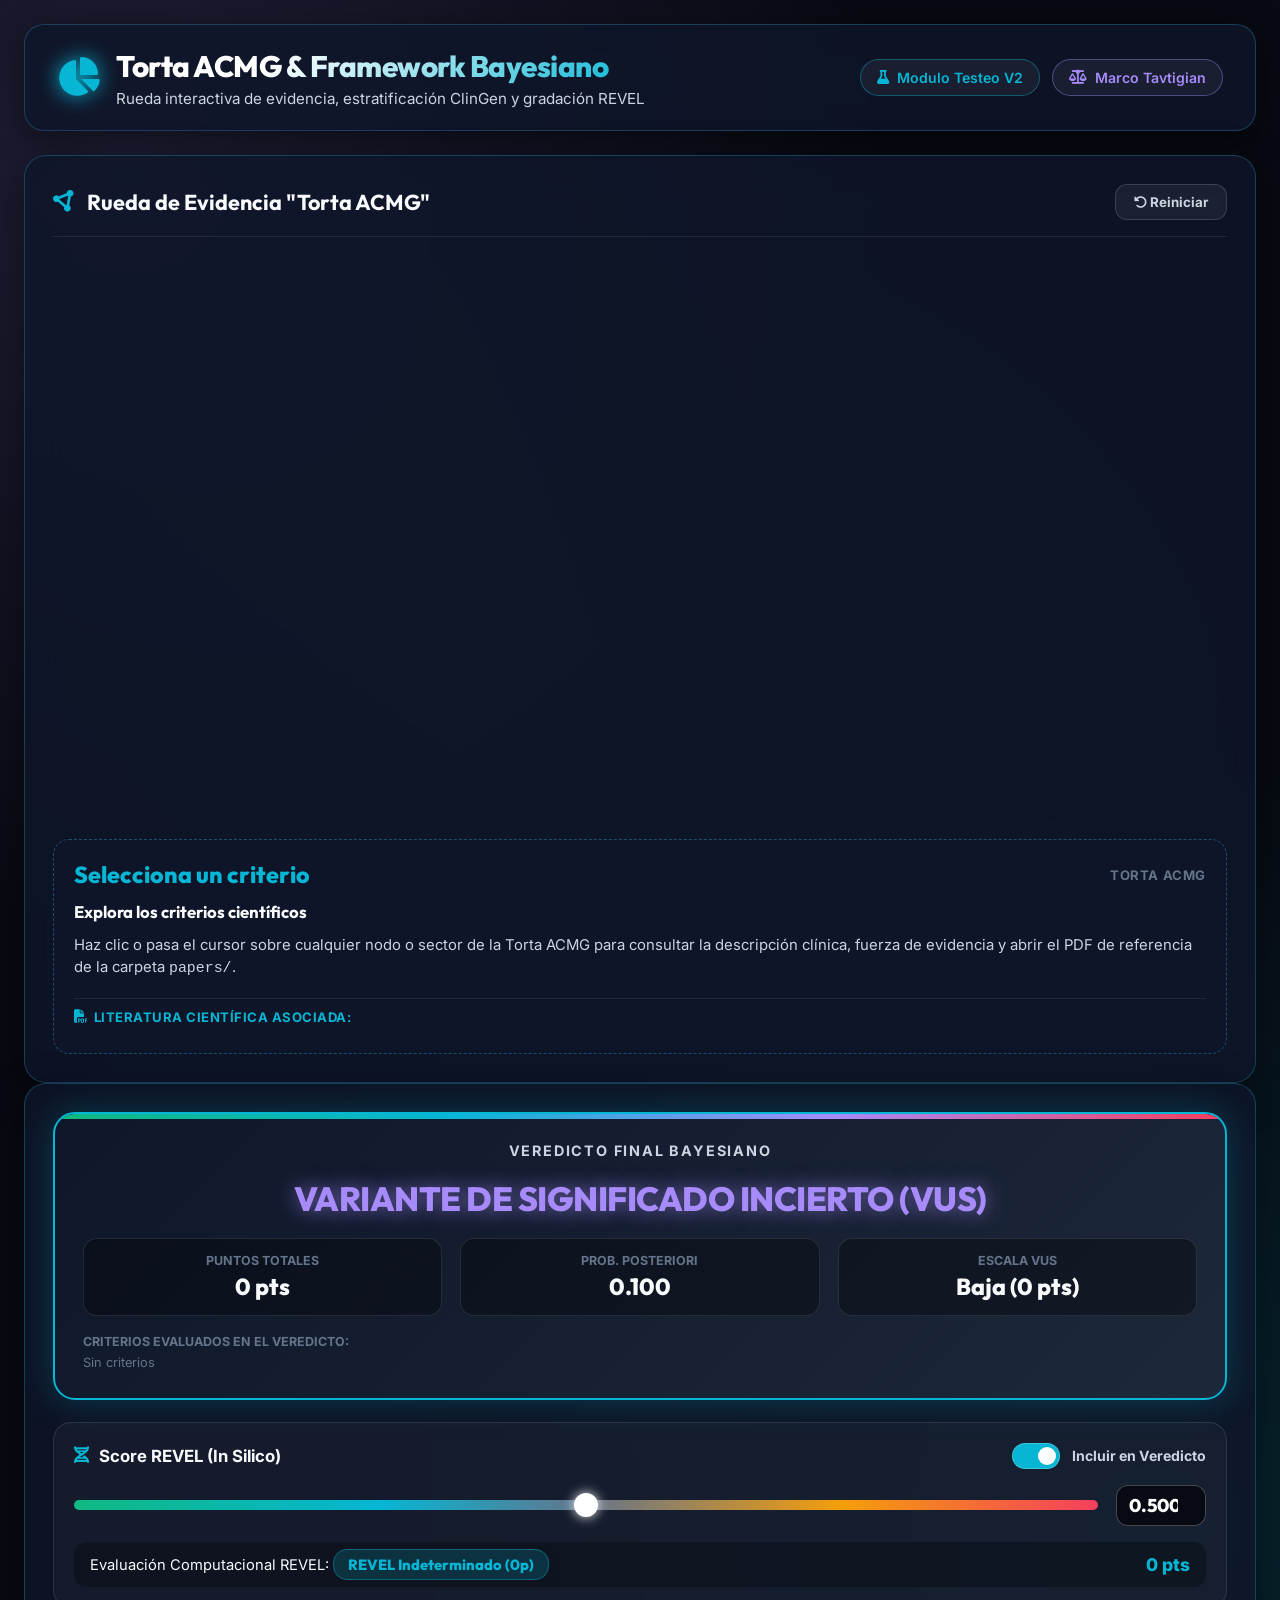
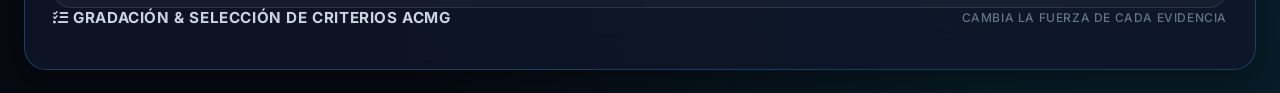
<file: torta_acmg backup.html>
<!DOCTYPE html>
<html lang="es">

<head>
    <meta charset="UTF-8">
    <meta name="viewport" content="width=device-width, initial-scale=1.0">
    <title>Torta ACMG — Visualizador Interactivos & Calculadora Bayesiana</title>
    <link rel="preconnect" href="https://fonts.googleapis.com">
    <link rel="preconnect" href="https://fonts.gstatic.com" crossorigin>
    <link
        href="https://fonts.googleapis.com/css2?family=Inter:wght@400;500;600;700&family=Outfit:wght@500;600;700;800&display=swap"
        rel="stylesheet">
    <link rel="stylesheet" href="https://cdnjs.cloudflare.com/ajax/libs/font-awesome/6.4.0/css/all.min.css">
    <link rel="stylesheet" href="torta_style.css">
</head>

<body>
    <div class="torta-container">
        <!-- HEADER -->
        <header class="torta-header">
            <div class="brand-title">
                <i class="fa-solid fa-chart-pie"></i>
                <div>
                    <h1>Torta ACMG & Framework Bayesiano</h1>
                    <p class="brand-subtitle">Rueda interactiva de evidencia, estratificación ClinGen y gradación REVEL</p>
                </div>
            </div>
            <div class="header-badges">
                <span class="pill-badge cyan"><i class="fa-solid fa-flask"></i> Modulo Testeo V2</span>
                <span class="pill-badge purple"><i class="fa-solid fa-scale-balanced"></i> Marco Tavtigian</span>
            </div>
        </header>

        <!-- DASHBOARD MAIN GRID -->
        <div class="dashboard-grid">
            <!-- LEFT PANEL: RUEDA INTERACTIVA SVG & FICHA TÉCNICA -->
            <section class="glass-panel">
                <div class="panel-header">
                    <h2><i class="fa-solid fa-circle-nodes"></i> Rueda de Evidencia "Torta ACMG"</h2>
                    <button class="btn-reset" id="resetBtn"><i class="fa-solid fa-rotate-left"></i> Reiniciar</button>
                </div>

                <!-- SVG WHEEL -->
                <div class="wheel-wrapper">
                    <div class="svg-container">
                        <svg id="acmgWheelSvg"></svg>
                    </div>
                    <div class="wheel-legend" id="wheelLegend">
                        <!-- Generada dinámicamente -->
                    </div>
                </div>

                <!-- DETALLE DEL CRITERIO SELECCIONADO / HOVER CON ENLACE A PAPERS -->
                <div class="criterion-info-card" id="criterionInfoCard">
                    <div class="info-card-header">
                        <span class="info-code" id="infoCode">Selecciona un criterio</span>
                        <span class="info-category" id="infoCategory">TORTA ACMG</span>
                    </div>
                    <h3 class="info-title-full" id="infoTitleFull">Explora los criterios científicos</h3>
                    <p class="info-desc" id="infoDesc">
                        Haz clic o pasa el cursor sobre cualquier nodo o sector de la Torta ACMG para consultar la descripción clínica, fuerza de evidencia y abrir el PDF de referencia de la carpeta <code>papers/</code>.
                    </p>
                    <div class="info-papers-section">
                        <div class="info-papers-title"><i class="fa-solid fa-file-pdf"></i> Literatura Científica Asociada:</div>
                        <div class="info-papers" id="infoPapers">
                            <!-- Enlaces dinámicos a PDFs -->
                        </div>
                    </div>
                </div>
            </section>

            <!-- RIGHT PANEL: CALCULADORA REVEL, ESTRATIFICACIÓN Y VEREDICTO BAYESIANO -->
            <section class="glass-panel">
                <!-- TARJETA DEL VEREDICTO FINAL -->
                <div class="verdict-card">
                    <span class="verdict-title">Veredicto Final Bayesiano</span>
                    <h2 class="verdict-result-text verdict-vus" id="verdictText">VARIANTE DE SIGNIFICADO INCIERTO (VUS)</h2>

                    <div class="verdict-stats-row">
                        <div class="stat-box">
                            <span>Puntos Totales</span>
                            <strong id="totalPoints">0</strong>
                        </div>
                        <div class="stat-box">
                            <span>Prob. Posteriori</span>
                            <strong id="posteriorProb">0.10</strong>
                        </div>
                        <div class="stat-box">
                            <span>Escala VUS</span>
                            <strong id="vusScale">Baja (0 pts)</strong>
                        </div>
                    </div>

                    <!-- CRITERIOS ACTIVOS EN LA SUMATORIA -->
                    <div style="width:100%">
                        <span style="font-size:0.78rem; color:var(--text-muted); font-weight:700; text-transform:uppercase; display:block; margin-bottom:6px">Criterios Evaluados en el Veredicto:</span>
                        <div class="active-criteria-tags" id="activeTagsContainer">
                            <span style="color:var(--text-muted); font-size:0.85rem">Ningún criterio seleccionado</span>
                        </div>
                    </div>
                </div>

                <!-- CONTROLES DE LA CALCULADORA -->
                <div class="calculator-box">
                    <!-- REVEL SCORE SLIDER CARD CON SWITCH ON/OFF -->
                    <div class="revel-card" id="revelCard">
                        <div class="revel-header">
                            <div class="revel-title">
                                <i class="fa-solid fa-dna" style="color:var(--neon-cyan)"></i>
                                <span>Score REVEL (In Silico)</span>
                            </div>
                            <div class="toggle-wrapper">
                                <label class="switch">
                                    <input type="checkbox" id="revelToggle" checked>
                                    <span class="slider-round"></span>
                                </label>
                                <span class="toggle-label">Incluir en Veredicto</span>
                            </div>
                        </div>

                        <div class="revel-controls">
                            <input type="range" id="revelSlider" class="revel-slider" min="0.000" max="1.000" step="0.001" value="0.500">
                            <input type="number" id="revelInput" class="revel-num-input" min="0.000" max="1.000" step="0.001" value="0.500">
                        </div>

                        <div class="revel-result-bar">
                            <span>Evaluación Computacional REVEL: <strong class="revel-badge" id="revelGrade">Indeterminado (0p)</strong></span>
                            <span style="font-size:1.1rem; font-weight:800; color:var(--neon-cyan)" id="revelPoints">0 pts</span>
                        </div>
                    </div>

                    <!-- SELECCIÓN Y ESTRATIFICACIÓN / GRADACIÓN DE CRITERIOS -->
                    <div class="criteria-selector">
                        <div class="selector-title">
                            <span><i class="fa-solid fa-list-check"></i> Gradación & Selección de Criterios ACMG</span>
                            <span style="font-size:0.75rem; color:var(--text-muted); font-weight:500">Cambia la fuerza de cada evidencia</span>
                        </div>
                        <div class="criteria-list" id="criteriaList">
                            <!-- Generado dinámicamente -->
                        </div>
                    </div>
                </div>
            </section>
        </div>
    </div>

    <!-- SCRIPT DE APLICACIÓN -->
    <script type="module" src="torta_app.js"></script>
</body>

</html>
</file>
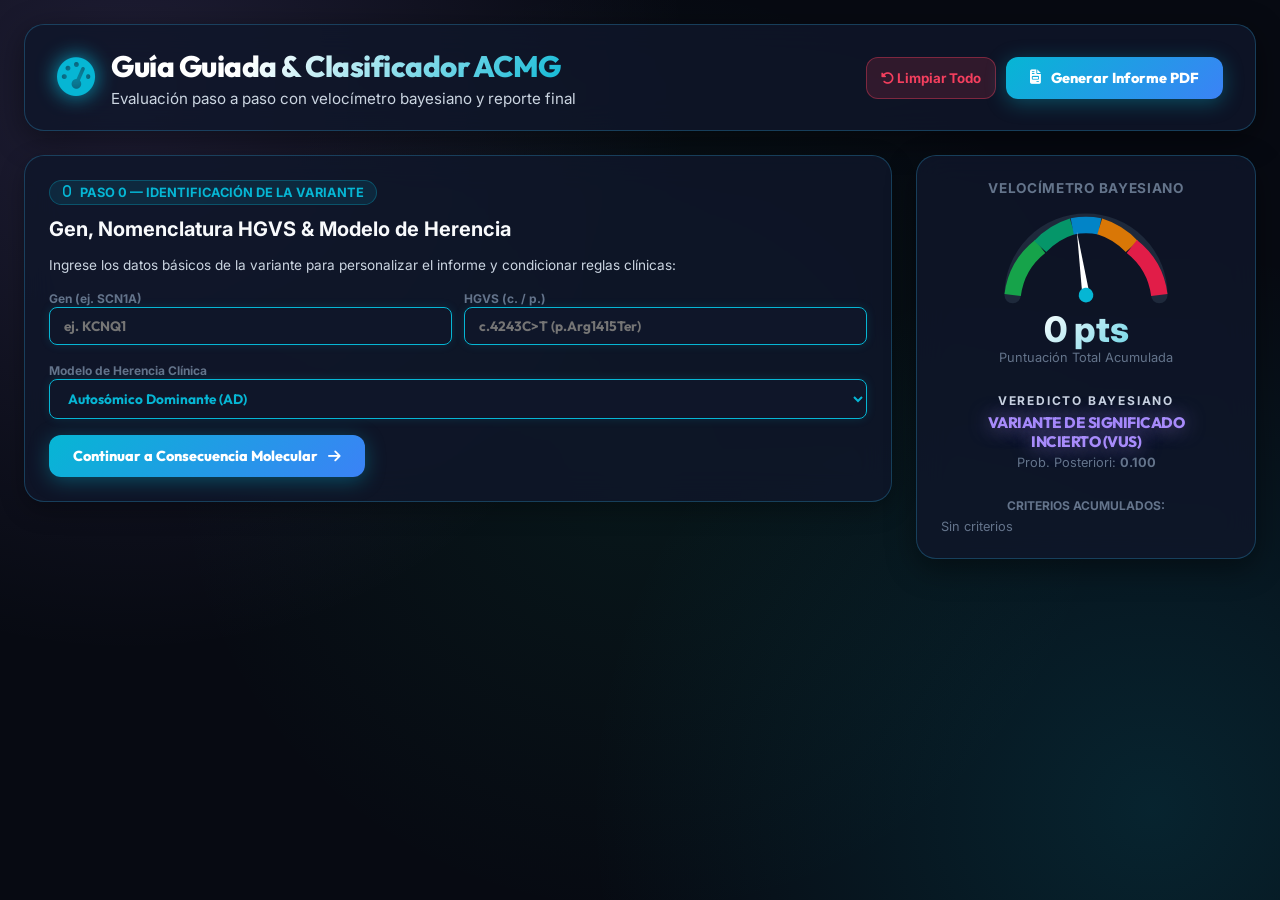
<file: torta_acmg.html>
<!DOCTYPE html>
<html lang="es">

<head>
    <meta charset="UTF-8">
    <meta name="viewport" content="width=device-width, initial-scale=1.0">
    <title>Torta ACMG — Asistente Guiado & Velocímetro Bayesiano</title>
    <link rel="preconnect" href="https://fonts.googleapis.com">
    <link rel="preconnect" href="https://fonts.gstatic.com" crossorigin>
    <link
        href="https://fonts.googleapis.com/css2?family=Inter:wght@400;500;600;700&family=Outfit:wght@500;600;700;800&display=swap"
        rel="stylesheet">
    <link rel="stylesheet" href="https://cdnjs.cloudflare.com/ajax/libs/font-awesome/6.4.0/css/all.min.css">
    <link rel="icon" type="image/png" href="logo.png">
    <link rel="stylesheet" href="torta_style.css">
    <style>
        /* Layout Guiado Progresivo con Velocímetro Lateral */
        .wizard-layout {
            display: grid;
            grid-template-columns: 1fr 340px;
            gap: 24px;
        }

        @media (max-width: 1024px) {
            .wizard-layout {
                grid-template-columns: 1fr;
            }
        }

        /* Velocímetro Bayesiano Lateral Fijo */
        .speedometer-sidebar {
            position: sticky;
            top: 24px;
            height: fit-content;
        }

        .speedometer-card {
            background: var(--bg-card);
            border: 1px solid var(--border-glow);
            border-radius: 20px;
            padding: 24px;
            backdrop-filter: blur(16px);
            box-shadow: 0 10px 30px rgba(0, 0, 0, 0.4);
            text-align: center;
        }

        .speedometer-title {
            font-size: 0.85rem;
            font-weight: 700;
            text-transform: uppercase;
            letter-spacing: 0.05em;
            color: var(--text-muted);
            margin-bottom: 12px;
        }

        /* Gauge Arc SVG */
        .gauge-container {
            position: relative;
            width: 200px;
            height: 110px;
            margin: 0 auto;
        }

        .gauge-svg {
            width: 100%;
            height: 100%;
        }

        .gauge-needle {
            transition: transform 0.5s ease;
            transform-origin: 100px 95px;
        }

        .gauge-score {
            font-size: 2.2rem;
            font-weight: 800;
            background: linear-gradient(135deg, #ffffff 30%, var(--neon-cyan) 100%);
            -webkit-background-clip: text;
            -webkit-text-fill-color: transparent;
            margin-top: -10px;
        }

        /* Pasos del Wizard */
        .wizard-step {
            background: var(--bg-card);
            border: 1px solid var(--border-glow);
            border-radius: 20px;
            padding: 24px;
            margin-bottom: 24px;
            backdrop-filter: blur(16px);
            box-shadow: 0 8px 25px rgba(0, 0, 0, 0.3);
            transition: all 0.3s ease;
        }

        .wizard-step.hidden {
            display: none;
        }

        .step-header-badge {
            display: inline-flex;
            align-items: center;
            gap: 8px;
            background: rgba(6, 182, 212, 0.12);
            color: var(--neon-cyan);
            border: 1px solid rgba(6, 182, 212, 0.3);
            padding: 4px 12px;
            border-radius: 9999px;
            font-size: 0.8rem;
            font-weight: 700;
            margin-bottom: 12px;
        }

        .step-title {
            font-size: 1.25rem;
            font-weight: 700;
            color: var(--text-primary);
            margin-bottom: 16px;
        }

        /* Opciones visuales tipo tarjetas */
        .option-grid {
            display: grid;
            grid-template-columns: repeat(auto-fit, minmax(200px, 1fr));
            gap: 14px;
        }

        .option-card {
            background: var(--bg-dark);
            border: 1px solid var(--border-glow);
            border-radius: 12px;
            padding: 16px;
            cursor: pointer;
            transition: all 0.2s ease;
            display: flex;
            flex-direction: column;
            gap: 6px;
        }

        .option-card:hover {
            border-color: var(--neon-cyan);
            transform: translateY(-2px);
        }

        .option-card.selected {
            border-color: var(--neon-cyan);
            background: rgba(6, 182, 212, 0.15);
            box-shadow: 0 0 15px rgba(6, 182, 212, 0.25);
        }

        .option-title {
            font-weight: 700;
            font-size: 0.95rem;
            color: var(--text-primary);
        }

        .option-desc {
            font-size: 0.8rem;
            color: var(--text-muted);
        }

        /* Predictor Custom Card */
        .predictor-box {
            background: rgba(167, 139, 250, 0.08);
            border: 1px solid rgba(167, 139, 250, 0.3);
            border-radius: 12px;
            padding: 16px;
            margin-top: 12px;
        }

        .predictor-grid {
            display: grid;
            grid-template-columns: 1fr 1fr;
            gap: 12px;
            margin-top: 10px;
        }

        .predictor-select, .predictor-input, .crit-strength-select {
            width: 100%;
            padding: 9px 14px;
            background: rgba(15, 23, 42, 0.95);
            border: 1px solid var(--neon-cyan);
            border-radius: 8px;
            color: var(--neon-cyan);
            font-family: 'Outfit', sans-serif;
            font-weight: 700;
            font-size: 0.85rem;
            outline: none;
            cursor: pointer;
            box-shadow: 0 0 10px rgba(6, 182, 212, 0.15);
            transition: all 0.2s ease;
        }

        .predictor-select:hover, .crit-strength-select:hover {
            border-color: #38bdf8;
            box-shadow: 0 0 14px rgba(56, 189, 248, 0.35);
        }

        .btn-next, .btn-report {
            background: linear-gradient(135deg, var(--neon-cyan) 0%, var(--neon-blue) 100%);
            color: #ffffff;
            border: none;
            padding: 12px 24px;
            border-radius: 12px;
            font-family: 'Outfit', sans-serif;
            font-weight: 800;
            font-size: 0.9rem;
            cursor: pointer;
            display: inline-flex;
            align-items: center;
            gap: 10px;
            box-shadow: 0 4px 20px rgba(6, 182, 212, 0.35);
            transition: all 0.2s ease;
        }

        .btn-next:hover, .btn-report:hover {
            transform: translateY(-2px);
            box-shadow: 0 6px 25px rgba(6, 182, 212, 0.55);
        }

        /* Tarjeta bloqueada por regla molecular o exclusión en el Paso 3 */
        .criterion-item-card.disabled-rule {
            opacity: 0.35 !important;
            pointer-events: none !important;
            filter: grayscale(0.95) !important;
            position: relative !important;
            background: rgba(15, 23, 42, 0.6) !important;
        }

        .criterion-item-card.disabled-rule::after {
            content: "Bloqueado por Consecuencia Molecular";
            position: absolute;
            right: 12px;
            top: 50%;
            transform: translateY(-50%);
            background: rgba(244, 63, 94, 0.2);
            color: var(--neon-rose);
            border: 1px solid rgba(244, 63, 94, 0.4);
            font-size: 0.7rem;
            font-weight: 700;
            padding: 3px 8px;
            border-radius: 6px;
        }

        /* Modal Informe Printable */
        .report-modal-overlay {
            position: fixed;
            top: 0; left: 0; width: 100vw; height: 100vh;
            background: rgba(7, 10, 18, 0.85);
            backdrop-filter: blur(8px);
            display: flex; align-items: center; justify-content: center;
            z-index: 2000; opacity: 0; pointer-events: none;
            transition: opacity 0.2s ease;
        }

        .report-modal-overlay.active {
            opacity: 1 !important;
            pointer-events: auto !important;
        }

        .report-paper {
            background: #ffffff;
            color: #0f172a;
            width: 90%; max-width: 800px; max-height: 90vh;
            overflow-y: auto;
            border-radius: 16px;
            padding: 40px;
            box-shadow: 0 25px 50px -12px rgba(0, 0, 0, 0.5);
            font-family: 'Inter', sans-serif;
        }

        .report-header {
            border-bottom: 2px solid #0f172a;
            padding-bottom: 16px;
            margin-bottom: 24px;
            display: flex; justify-content: space-between; align-items: flex-start;
        }

        .report-header h2 {
            font-family: 'Outfit', sans-serif;
            font-size: 1.6rem; color: #0f172a; font-weight: 800;
        }

        .report-table {
            width: 100%; border-collapse: collapse; margin: 20px 0; font-size: 0.9rem;
        }

        .report-table th, .report-table td {
            border: 1px solid #cbd5e1; padding: 10px 14px; text-align: left;
        }

        .report-table th {
            background-color: #f1f5f9; color: #0f172a; font-weight: 700;
        }

        .report-verdict-badge {
            display: inline-block; padding: 6px 16px; border-radius: 9999px;
            font-weight: 800; font-size: 1.1rem; color: #ffffff;
        }

        .badge-pathogenic { background: #e11d48; }
        .badge-likely-pathogenic { background: #d97706; }
        .badge-vus { background: #0284c7; }
        .badge-likely-benign { background: #059669; }
        .badge-benign { background: #16a34a; }

        @keyframes fadeInUp {
            from { opacity: 0; transform: translateY(12px); }
            to   { opacity: 1; transform: translateY(0); }
        }

        .criterion-item-card.disabled-rule {
            opacity: 0.42;
            cursor: not-allowed;
            filter: grayscale(0.5);
            position: relative;
        }
        .criterion-item-card.disabled-rule:hover::after {
            content: attr(data-disabled-reason);
            position: absolute;
            bottom: calc(100% + 6px);
            left: 50%;
            transform: translateX(-50%);
            background: rgba(15,23,42,0.97);
            color: #fbbf24;
            border: 1px solid rgba(251,191,36,0.4);
            padding: 7px 12px;
            border-radius: 8px;
            font-size: 0.72rem;
            font-weight: 600;
            line-height: 1.4;
            white-space: normal;
            max-width: 280px;
            width: max-content;
            z-index: 999;
            pointer-events: none;
            box-shadow: 0 4px 20px rgba(0,0,0,0.5);
        }

        @media print {
            body * { visibility: hidden; }
            .report-paper, .report-paper * { visibility: visible; }
            .report-paper { position: absolute; left: 0; top: 0; width: 100%; max-width: 100%; padding: 0; box-shadow: none; }
            .no-print { display: none !important; }
        }
    </style>
</head>

<body>
    <!-- TOAST DE CONFLICTOS ACMG -->
    <div id="conflictToastContainer" style="position:fixed; bottom:24px; left:50%; transform:translateX(-50%); z-index:9999; display:flex; flex-direction:column; gap:8px; align-items:center; pointer-events:none; max-width:540px; width:90%;"></div>

    <div class="torta-container">
        <!-- HEADER -->
        <header class="torta-header">
            <div class="brand-title">
                <i class="fa-solid fa-gauge-high"></i>
                <div>
                    <h1>Guía Guiada & Clasificador ACMG</h1>
                    <p class="brand-subtitle">Evaluación paso a paso con velocímetro bayesiano y reporte final</p>
                </div>
            </div>
            <div class="header-badges" style="display:flex; gap:10px;">
                <button class="btn-reset" onclick="window.tortaApp.resetAllSelections()" style="background:rgba(244,63,94,0.15); border:1px solid rgba(244,63,94,0.4); color:var(--neon-rose); padding:8px 14px; border-radius:12px; font-weight:700; cursor:pointer;">
                    <i class="fa-solid fa-rotate-left"></i> Limpiar Todo
                </button>
                <button class="btn-report" onclick="window.tortaApp.openReportModal()">
                    <i class="fa-solid fa-file-invoice"></i> Generar Informe PDF
                </button>
            </div>
        </header>

        <!-- WIZARD LAYOUT -->
        <div class="wizard-layout">
            <!-- LEFT MAIN CONTENT: PROGRESIVE WIZARD STEPS -->
            <div class="wizard-main">

                <!-- PASO 0: DATOS DE LA VARIANTE & GEN -->
                <div class="wizard-step" id="step0">
                    <div class="step-header-badge"><i class="fa-solid fa-0"></i> PASO 0 — IDENTIFICACIÓN DE LA VARIANTE</div>
                    <h2 class="step-title">Gen, Nomenclatura HGVS & Modelo de Herencia</h2>
                    <p style="font-size:0.85rem; color:var(--text-secondary); margin-bottom:14px;">
                        Ingrese los datos básicos de la variante para personalizar el informe y condicionar reglas clínicas:
                    </p>

                    <div class="predictor-grid" style="margin-bottom:14px;">
                        <div>
                            <label style="font-size:0.75rem; color:var(--text-muted); font-weight:700">Gen (ej. SCN1A)</label>
                            <input type="text" id="inputGene" class="predictor-input" placeholder="ej. KCNQ1">
                        </div>
                        <div>
                            <label style="font-size:0.75rem; color:var(--text-muted); font-weight:700">HGVS (c. / p.)</label>
                            <input type="text" id="inputHGVS" class="predictor-input" placeholder="c.4243C>T (p.Arg1415Ter)">
                        </div>
                    </div>

                    <div style="margin-bottom:16px;">
                        <label style="font-size:0.75rem; color:var(--text-muted); font-weight:700">Modelo de Herencia Clínica</label>
                        <select id="selectInheritance" class="predictor-select" onchange="window.tortaApp.setInheritanceModel(this.value)">
                            <option value="AD">Autosómico Dominante (AD)</option>
                            <option value="AR">Autosómico Recesivo (AR)</option>
                            <option value="XL">Ligado al X (XL)</option>
                        </select>
                    </div>

                    <button class="btn-next" onclick="window.tortaApp.showStep(1)">Continuar a Consecuencia Molecular <i class="fa-solid fa-arrow-right"></i></button>
                </div>

                <!-- PASO 1: CONSECUENCIA MOLECULAR -->
                <div class="wizard-step hidden" id="step1">
                    <div class="step-header-badge"><i class="fa-solid fa-1"></i> PASO 1</div>
                    <h2 class="step-title">¿Cuál es el Tipo de Consecuencia Molecular de la variante?</h2>

                    <div class="option-grid">
                        <div class="option-card selected" onclick="window.tortaApp.setConsequence('missense', this)">
                            <div class="option-title">Missense</div>
                            <div class="option-desc">Cambio de aminoácido en la secuencia proteica.</div>
                        </div>

                        <div class="option-card" onclick="window.tortaApp.setConsequence('lof', this)">
                            <div class="option-title">Truncante / LOF</div>
                            <div class="option-desc">Nonsense, Frameshift o Splicing canónico +/-1,2.</div>
                        </div>

                        <div class="option-card" onclick="window.tortaApp.setConsequence('synonymous', this)">
                            <div class="option-title">Sinónima / Silent</div>
                            <div class="option-desc">Sin cambio de aminoácido.</div>
                        </div>

                        <div class="option-card" onclick="window.tortaApp.setConsequence('inframe', this)">
                            <div class="option-title">Indel Inframe / Stop-Loss</div>
                            <div class="option-desc">Inserción/deleción sin alteración de marco de lectura.</div>
                        </div>
                    </div>

                    <button class="btn-next" onclick="window.tortaApp.showStep(2)">Continuar a Frecuencia Poblacional <i class="fa-solid fa-arrow-right"></i></button>
                </div>

                <!-- PASO 2: FRECUENCIA POBLACIONAL -->
                <div class="wizard-step hidden" id="step2">
                    <div class="step-header-badge"><i class="fa-solid fa-2"></i> PASO 2 — FRECUENCIA POBLACIONAL</div>
                    <h2 class="step-title">3. Frecuencia en Población (gnomAD / TOPMed)</h2>

                    <!-- Botón para abrir modal CardioDB -->
                    <button type="button" onclick="window.tortaApp.openCardioModal()" style="display:flex; align-items:center; gap:12px; width:100%; background:rgba(16,185,129,0.08); border:1px solid rgba(16,185,129,0.4); border-radius:14px; padding:16px 20px; cursor:pointer; margin-bottom:18px; text-align:left; transition:background 0.2s;" onmouseover="this.style.background='rgba(16,185,129,0.14)'" onmouseout="this.style.background='rgba(16,185,129,0.08)'">
                        <i class="fa-solid fa-heart-pulse" style="font-size:1.4rem; color:var(--neon-emerald);"></i>
                        <div>
                            <div style="font-weight:700; color:var(--neon-emerald); font-size:0.95rem;">Calculadora de Frecuencia Alélica (CardioDB / ClinGen BS1-PM2)</div>
                            <div style="font-size:0.75rem; color:var(--text-muted); margin-top:2px;">Algoritmo de Whiffin et al. (2017) — Calcula el Max CAF, FAF 95% y umbrales de gnomAD</div>
                        </div>
                        <div id="cardioResultBadge" style="margin-left:auto; background:rgba(16,185,129,0.15); border:1px solid rgba(16,185,129,0.4); border-radius:8px; padding:6px 12px; text-align:center; min-width:90px;">
                            <div style="font-size:0.65rem; color:var(--text-muted);">Diagnóstico</div>
                            <div id="cardioBadgeTotal" style="font-size:1.1rem; font-weight:900; color:var(--neon-emerald);">--</div>
                            <div id="cardioBadgeCode" style="font-size:0.62rem; color:var(--text-muted);">Sin calcular</div>
                        </div>
                    </button>

                    <p style="font-size:0.85rem; color:var(--text-secondary); margin-bottom:14px;">
                        Seleccione los criterios poblacionales aplicables según los umbrales de frecuencia (MAF):
                    </p>
                    <div class="criteria-list" id="list-frequency"></div>
                    <button class="btn-next" onclick="window.tortaApp.showStep(3)">Continuar a Efecto Molecular <i class="fa-solid fa-arrow-right"></i></button>
                </div>

                <!-- PASO 3: EFECTO MOLECULAR & IN SILICO -->
                <div class="wizard-step hidden" id="step3">
                    <div class="step-header-badge"><i class="fa-solid fa-3"></i> PASO 3 — EFECTO MOLECULAR</div>
                    <h2 class="step-title">1. Efecto Molecular & Predictores In Silico</h2>

                    <!-- Botón para abrir modal Asistente PVS1 (Exclusivo para variante Truncante / LOF) -->
                    <button type="button" id="pvs1AssistantBtn" onclick="window.tortaApp.openPVS1Modal()" style="display:none; align-items:center; gap:12px; width:100%; background:rgba(167,139,250,0.08); border:1px solid rgba(167,139,250,0.4); border-radius:14px; padding:16px 20px; cursor:pointer; margin-bottom:18px; text-align:left; transition:background 0.2s;" onmouseover="this.style.background='rgba(167,139,250,0.14)'" onmouseout="this.style.background='rgba(167,139,250,0.08)'">
                        <i class="fa-solid fa-dna" style="font-size:1.4rem; color:var(--neon-purple);"></i>
                        <div>
                            <div style="font-weight:700; color:var(--neon-purple); font-size:0.95rem;">Asistente de Decisión PVS1 (ClinGen SVI / Abou Tayoun 2018)</div>
                            <div style="font-size:0.75rem; color:var(--text-muted); margin-top:2px;">Árbol algorítmico para variantes truncantes: NMD, splicing ±1,2, codón de inicio y CNVs</div>
                        </div>
                        <div id="pvs1ResultBadge" style="margin-left:auto; background:rgba(167,139,250,0.15); border:1px solid rgba(167,139,250,0.4); border-radius:8px; padding:6px 12px; text-align:center; min-width:90px;">
                            <div style="font-size:0.65rem; color:var(--text-muted);">PVS1 Calibrado</div>
                            <div id="pvs1BadgeTotal" style="font-size:1.1rem; font-weight:900; color:var(--neon-purple);">--</div>
                            <div id="pvs1BadgeCode" style="font-size:0.62rem; color:var(--text-muted);">Sin evaluar</div>
                        </div>
                    </button>

                    <p style="font-size:0.85rem; color:var(--text-secondary); margin-bottom:14px;">
                        Seleccione los criterios moleculares o calibre la evaluación in silico computacional (PP3 / BP4):
                    </p>
                    <!-- Banner de alerta cap PP3+PM1 (visible dinámicamente) -->
                    <div id="capPP3PM1Banner" style="display:none; background:rgba(251,191,36,0.12); border:1px solid rgba(251,191,36,0.5); border-radius:10px; padding:10px 14px; margin-bottom:14px; font-size:0.8rem; color:#fbbf24; font-weight:600; line-height:1.5;">
                        ⚠️ <strong>Cap PP3 + PM1 activo:</strong> La suma de PP3 y PM1 excede el techo de <strong>+4 pts (Strong)</strong>.
                        PP3 se recortará automáticamente al calcular. (PP3-BP4.pdf §25)<br>
                        <span id="capPP3PM1Detail" style="font-weight:400; color:#fde68a;"></span>
                    </div>

                    <!-- Panel Interactivo PP3 / BP4 (cerrado por defecto, toggle en header) -->
                    <div class="predictor-interactive-panel" id="pp3InteractivePanel" style="background:rgba(167,139,250,0.08); border:1px solid rgba(167,139,250,0.3); border-radius:14px; margin-bottom:18px; overflow:hidden;">

                        <!-- Header clickable para abrir/cerrar -->
                        <div id="pp3PanelHeader" onclick="window.tortaApp.togglePP3Panel()" style="display:flex; justify-content:space-between; align-items:center; padding:14px 18px; cursor:pointer; user-select:none;">
                            <span style="font-weight:700; color:var(--neon-purple); font-size:0.95rem; display:flex; align-items:center; gap:8px;">
                                <i class="fa-solid fa-calculator"></i>
                                <span id="pp3PanelTitle">Calculadora In Silico PP3 / BP4 (ClinGen SVI 2025)</span>
                            </span>
                            <div style="display:flex; align-items:center; gap:10px;">
                                <!-- Botón ? para tabla de umbrales -->
                                <button type="button" id="pp3TableToggleBtn"
                                    onclick="event.stopPropagation(); window.tortaApp.togglePP3Table()"
                                    style="width:24px;height:24px;border-radius:50%;background:rgba(167,139,250,0.2);border:1px solid rgba(167,139,250,0.5);color:var(--neon-purple);font-size:0.8rem;font-weight:900;cursor:pointer;line-height:1;display:none;">
                                    ?
                                </button>
                                <i id="pp3PanelChevron" class="fa-solid fa-chevron-down" style="color:var(--neon-purple); font-size:0.85rem; transition:transform 0.25s;"></i>
                            </div>
                        </div>

                        <!-- Contenido colapsable -->
                        <div id="pp3PanelBody" style="display:none; padding:0 18px 18px 18px; border-top:1px solid rgba(167,139,250,0.2);">

                            <!-- Selector de predictor (dinámico según variante) -->
                            <div id="pp3SelectorSection" style="padding-top:14px;">
                                <div class="predictor-grid">
                                    <div>
                                        <label style="font-size:0.75rem; color:var(--text-muted)">Predictor</label>
                                        <select id="predictorSelect" class="predictor-select"></select>
                                    </div>
                                    <div>
                                        <label style="font-size:0.75rem; color:var(--text-muted)" id="sliderLabel">Valor Obtenido</label>
                                        <input type="number" id="revelInput" class="predictor-input" min="0" max="1" step="0.001" value="0.500">
                                    </div>
                                </div>
                                <input type="range" id="revelSlider" class="revel-slider" min="0" max="1" step="0.001" value="0.500" style="margin-top:12px">
                                <div class="revel-result-bar" style="margin-top:12px">
                                    <span>Resultado: <strong class="revel-badge" id="revelGrade">Indeterminado (0p)</strong></span>
                                    <span style="font-size:1.1rem; font-weight:800; color:var(--neon-cyan)" id="revelPoints">0 pts</span>
                                </div>
                            </div>

                            <!-- Tabla de umbrales SVI 2025 (colapsable con ?) -->
                            <div id="pp3ThresholdTable" style="display:none; margin-top:14px; border-top:1px solid rgba(167,139,250,0.2); padding-top:12px; overflow-x:auto;">
                                <p style="font-size:0.72rem; font-weight:700; color:var(--neon-purple); margin-bottom:8px;"><i class="fa-solid fa-table"></i> Umbrales por Predictor — ClinGen SVI 2025</p>
                                <table style="width:100%; border-collapse:collapse; font-size:0.7rem; text-align:center;">
                                    <thead>
                                        <tr style="background:rgba(167,139,250,0.15);">
                                            <th style="padding:5px 8px; text-align:left; color:var(--text-muted); border-bottom:1px solid rgba(255,255,255,0.08);">Predictor</th>
                                            <th style="padding:5px 4px; color:#f87171; border-bottom:1px solid rgba(255,255,255,0.08);">BP4 Strong</th>
                                            <th style="padding:5px 4px; color:#fca5a5; border-bottom:1px solid rgba(255,255,255,0.08);">BP4 Mod</th>
                                            <th style="padding:5px 4px; color:#fcd34d; border-bottom:1px solid rgba(255,255,255,0.08);">BP4 Supp</th>
                                            <th style="padding:5px 4px; color:#a3e635; border-bottom:1px solid rgba(255,255,255,0.08);">Indeterm.</th>
                                            <th style="padding:5px 4px; color:#86efac; border-bottom:1px solid rgba(255,255,255,0.08);">PP3 Supp</th>
                                            <th style="padding:5px 4px; color:#4ade80; border-bottom:1px solid rgba(255,255,255,0.08);">PP3 Mod</th>
                                            <th style="padding:5px 4px; color:var(--neon-cyan); border-bottom:1px solid rgba(255,255,255,0.08);">PP3 Strong</th>
                                        </tr>
                                    </thead>
                                    <tbody style="color:var(--text-secondary);">
                                        <tr><td style="text-align:left;padding:4px 8px;font-weight:700;color:var(--text-primary)">BayesDel</td><td>≤ −0.520</td><td>[−0.519,−0.180]</td><td>[−0.179,0.129]</td><td>—</td><td>[0.130,0.269]</td><td>[0.270,0.499]</td><td>≥ 0.500</td></tr>
                                        <tr style="background:rgba(255,255,255,0.02)"><td style="text-align:left;padding:4px 8px;font-weight:700;color:var(--text-primary)">MutPred2</td><td>≤ 0.010</td><td>[0.011,0.197]</td><td>[0.198,0.391]</td><td>[0.392,0.736]</td><td>[0.737,0.828]</td><td>[0.829,0.931]</td><td>≥ 0.932</td></tr>
                                        <tr><td style="text-align:left;padding:4px 8px;font-weight:700;color:var(--text-primary)">REVEL</td><td>≤ 0.016</td><td>[0.017,0.183]</td><td>[0.184,0.290]</td><td>[0.291,0.643]</td><td>[0.644,0.772]</td><td>[0.773,0.931]</td><td>≥ 0.932</td></tr>
                                        <tr style="background:rgba(255,255,255,0.02)"><td style="text-align:left;padding:4px 8px;font-weight:700;color:var(--text-primary)">VEST4</td><td>≤ 0.077</td><td>[0.078,0.449]</td><td>[0.450,0.763]</td><td>—</td><td>[0.764,0.860]</td><td>[0.861,0.964]</td><td>≥ 0.965</td></tr>
                                        <tr><td style="text-align:left;padding:4px 8px;font-weight:700;color:var(--text-primary)">AlphaMissense</td><td>≤ 0.070</td><td>[0.071,0.169]</td><td>[0.170,0.791]</td><td>—</td><td>[0.792,0.905]</td><td>[0.906,0.989]</td><td>≥ 0.990</td></tr>
                                        <tr style="background:rgba(255,255,255,0.02)"><td style="text-align:left;padding:4px 8px;font-weight:700;color:var(--text-primary)">ESM1b (LLR)</td><td>≥ 8.8</td><td>[−6.3,8.7]</td><td>[−10.6,−6.4]</td><td>[−12.0,−10.7]</td><td>[−12.1,−10.7]</td><td>[−23.9,−12.2]</td><td>≤ −24.0</td></tr>
                                        <tr><td style="text-align:left;padding:4px 8px;font-weight:700;color:var(--text-primary)">VARITY_R</td><td>≤ 0.036</td><td>[0.037,0.116]</td><td>[0.117,0.251]</td><td>[0.252,0.674]</td><td>[0.675,0.841]</td><td>[0.842,0.964]</td><td>≥ 0.965</td></tr>
                                        <tr style="background:rgba(255,255,255,0.02)"><td style="text-align:left;padding:4px 8px;font-weight:700;color:#38bdf8">SpliceAI</td><td colspan="2" style="color:#94a3b8;">(solo splicing)</td><td>&lt; 0.10</td><td>[0.10,0.19]</td><td>[0.20,0.49]</td><td>[0.50,0.79]</td><td style="color:var(--neon-cyan)">≥ 0.80</td></tr>
                                    </tbody>
                                </table>
                                <p style="font-size:0.67rem; color:var(--text-muted); margin-top:6px;">Fuente: ClinGen SVI Recommendations for Computational Evidence (2025)</p>
                            </div>
                        </div>
                    </div>

                    <div class="criteria-list" id="list-effect"></div>
                    <button class="btn-next" onclick="window.tortaApp.showStep(4)">Continuar a Estudios Funcionales <i class="fa-solid fa-arrow-right"></i></button>
                </div>

                <!-- PASO 4: ESTUDIOS FUNCIONALES -->
                <div class="wizard-step hidden" id="step4">
                    <div class="step-header-badge"><i class="fa-solid fa-4"></i> PASO 4 — ESTUDIOS FUNCIONALES</div>
                    <h2 class="step-title">2. Ensayos Funcionales (PS3 / BS3)</h2>
                    <div class="criteria-list" id="list-functional"></div>
                    <button class="btn-next" onclick="window.tortaApp.showStep(5)">Continuar a Segregación & Fenotipo <i class="fa-solid fa-arrow-right"></i></button>
                </div>

                <!-- PASO 5: SEGREGACIÓN Y FENOTIPO -->
                <div class="wizard-step hidden" id="step5">
                    <div class="step-header-badge"><i class="fa-solid fa-5"></i> PASO 5 — SEGREGACIÓN & FENOTIPO</div>
                    <h2 class="step-title">4. Segregación Familiar & Datos Clínicos</h2>

                    <!-- Botón para abrir modal PP1 -->
                    <button type="button" onclick="window.tortaApp.openPP1Modal()" style="display:flex; align-items:center; gap:10px; width:100%; background:rgba(245,158,11,0.08); border:1px solid rgba(245,158,11,0.4); border-radius:14px; padding:16px 20px; cursor:pointer; margin-bottom:18px; text-align:left; transition:background 0.2s;" onmouseover="this.style.background='rgba(245,158,11,0.14)'" onmouseout="this.style.background='rgba(245,158,11,0.08)'">
                        <i class="fa-solid fa-users-rectangle" style="font-size:1.4rem; color:var(--neon-amber);"></i>
                        <div>
                            <div style="font-weight:700; color:var(--neon-amber); font-size:0.95rem;">Calculadora ClinGen Co-segregación 2024</div>
                            <div style="font-size:0.75rem; color:var(--text-muted); margin-top:2px;">PP1 / PP4 / BS4 — Haz clic para abrir la calculadora guiada por pasos</div>
                        </div>
                        <div id="pp1ResultBadge" style="margin-left:auto; background:rgba(245,158,11,0.15); border:1px solid rgba(245,158,11,0.4); border-radius:8px; padding:6px 12px; text-align:center; min-width:90px;">
                            <div style="font-size:0.65rem; color:var(--text-muted);">Resultado</div>
                            <div id="pp1BadgeTotal" style="font-size:1.1rem; font-weight:900; color:var(--neon-amber);">--</div>
                            <div id="pp1BadgeCode" style="font-size:0.62rem; color:var(--text-muted);">Sin calcular</div>
                        </div>
                    </button>


                    <div class="criteria-list" id="list-segregation"></div>
                    <button class="btn-next" onclick="window.tortaApp.showStep(6)">Continuar a Variantes De Novo <i class="fa-solid fa-arrow-right"></i></button>
                </div>

                <!-- PASO 6: VARIANTES DE NOVO -->
                <div class="wizard-step hidden" id="step6">
                    <div class="step-header-badge"><i class="fa-solid fa-6"></i> PASO 6 — VARIANTES DE NOVO</div>
                    <h2 class="step-title">5. Variantes De Novo (PS2 / PM6)</h2>
                    <div class="criteria-list" id="list-denovo"></div>
                    <button class="btn-next" onclick="window.tortaApp.showStep(7)" style="margin-top:16px;">Ver Rueda Final & Veredicto Integrado <i class="fa-solid fa-circle-nodes"></i></button>
                </div>

                <!-- PASO 7: RESULTADO FINAL (MAPEO BAYESIANO, ACCIONES Y TORTA ACMG) -->
                <div class="wizard-step hidden" id="step7">
                    <div class="step-header-badge"><i class="fa-solid fa-flag-checkered"></i> RESULTADO FINAL</div>
                    <h2 class="step-title">Evaluación & Veredicto Integrado ACMG</h2>

                    <!-- 1. PRIMERO: TARJETA DEL GRÁFICO BAYESIANO ACMG (PLOT_BAYES_INDEX) -->
                    <div class="bayes-plot-card" id="bayesPlotCard" style="margin-top:0;">
                        <div class="bayes-plot-header">
                            <div class="bayes-plot-title">
                                <i class="fa-solid fa-chart-line"></i>
                                <span>Mapeo Integral del Modelo Bayesiano ACMG (Tavtigian et al.)</span>
                            </div>
                            <div style="display:flex; align-items:center; gap:10px; flex-wrap:wrap;">
                                <div class="bayes-theme-toggle">
                                    <button id="themeDarkBtn" class="bayes-theme-btn active" onclick="window.tortaApp.setPlotTheme('dark')">
                                        <i class="fa-solid fa-moon"></i> Oscuro
                                    </button>
                                    <button id="themeLightBtn" class="bayes-theme-btn" onclick="window.tortaApp.setPlotTheme('light')">
                                        <i class="fa-solid fa-sun"></i> Blanco (Notebook)
                                    </button>
                                </div>
                                <button class="bayes-btn-download" onclick="window.tortaApp.downloadBayesPlot()">
                                    <i class="fa-solid fa-download"></i> Descargar Gráfico (PNG)
                                </button>
                            </div>
                        </div>
                        <p style="font-size:0.85rem; color:var(--text-secondary); margin:0;">
                            Visualización de la progresión acumulativa de la probabilidad posterior (<em style="color:var(--neon-cyan)">Post_P</em>) a partir del prior poblacional (0.10) conforme a los criterios clínicos y pesos ponderados (ClinGen / ACMG):
                        </p>
                        <div class="bayes-canvas-wrapper">
                            <canvas id="bayesPlotCanvas" class="bayes-canvas"></canvas>
                        </div>
                    </div>

                    <!-- 2. SEGUNDO: BOTONES DE ACCIÓN (GENERAR INFORME / LIMPIAR TODO) -->
                    <div style="display:flex; gap:14px; margin-top:24px; margin-bottom:28px; justify-content:center; flex-wrap:wrap;">
                        <button class="btn-report" onclick="window.tortaApp.openReportModal()" style="font-size:1rem; padding:13px 28px;">
                            <i class="fa-solid fa-file-pdf"></i> Generar Informe PDF
                        </button>
                        <button class="btn-reset" onclick="window.tortaApp.resetAllSelections()" style="background:rgba(244,63,94,0.15); border:1px solid rgba(244,63,94,0.4); color:var(--neon-rose); padding:12px 22px; border-radius:12px; font-weight:700; cursor:pointer;">
                            <i class="fa-solid fa-trash-can"></i> Limpiar Todo
                        </button>
                    </div>

                    <!-- 3. TERCERO / POR ÚLTIMO: RUEDA DE EVIDENCIA "TORTA ACMG" -->
                    <div style="border-top:1px solid rgba(255,255,255,0.08); padding-top:24px;">
                        <h3 style="font-family:var(--font-heading); font-size:1.25rem; font-weight:800; color:var(--text-primary); margin-bottom:14px; display:flex; align-items:center; gap:10px;">
                            <i class="fa-solid fa-chart-pie" style="color:var(--neon-cyan)"></i>
                            Rueda de Evidencia "Torta ACMG" (ClinGen Engine)
                        </h3>

                        <div class="svg-container">
                            <svg id="acmgWheelSvg"></svg>
                        </div>
                        <div class="wheel-legend" id="wheelLegend"></div>

                        <div class="criterion-info-card" id="criterionInfoCard" style="margin-top:20px;">
                            <div class="info-card-header">
                                <span class="info-code" id="infoCode">Selecciona un criterio</span>
                                <span class="info-category" id="infoCategory">TORTA ACMG</span>
                            </div>
                            <h3 class="info-title-full" id="infoTitleFull">Explora la evidencia en el gráfico</h3>
                            <p class="info-desc" id="infoDesc">
                                Pasa el cursor o haz clic en cualquier sector para ver detalles y literatura en PDF.
                            </p>
                            <div class="info-papers-section">
                                <div class="info-papers-title"><i class="fa-solid fa-file-pdf"></i> Literatura Asociada:</div>
                                <div class="info-papers" id="infoPapers"></div>
                            </div>
                        </div>
                    </div>
                </div>

            </div>

            <!-- RIGHT SIDEBAR: VELOCÍMETRO BAYESIANO FIJO -->
            <div class="speedometer-sidebar">
                <div class="speedometer-card">
                    <div class="speedometer-title">Velocímetro Bayesiano</div>

                    <!-- Gauge SVG -->
                    <div class="gauge-container">
                        <svg class="gauge-svg" viewBox="0 0 200 120">
                            <!-- Arc Background -->
                            <path d="M 20 95 A 80 80 0 0 1 180 95" fill="none" stroke="#1e293b" stroke-width="18" stroke-linecap="round"/>
                            <!-- Color Zones -->
                            <path d="M 20 95 A 80 80 0 0 1 50 42" fill="none" stroke="#16a34a" stroke-width="18"/>
                            <path d="M 50 42 A 80 80 0 0 1 85 20" fill="none" stroke="#059669" stroke-width="18"/>
                            <path d="M 85 20 A 80 80 0 0 1 115 20" fill="none" stroke="#0284c7" stroke-width="18"/>
                            <path d="M 115 20 A 80 80 0 0 1 150 42" fill="none" stroke="#d97706" stroke-width="18"/>
                            <path d="M 150 42 A 80 80 0 0 1 180 95" fill="none" stroke="#e11d48" stroke-width="18"/>

                            <!-- Needle -->
                            <g class="gauge-needle" id="gaugeNeedle" style="transform: rotate(-90deg);">
                                <polygon points="100,25 96,95 104,95" fill="#ffffff" />
                                <circle cx="100" cy="95" r="8" fill="var(--neon-cyan)"/>
                            </g>
                        </svg>
                    </div>

                    <div class="gauge-score" id="totalPoints">0 pts</div>
                    <div style="font-size:0.8rem; color:var(--text-muted); margin-bottom:12px;">Puntuación Total Acumulada</div>

                    <div class="acmg-box" style="margin-top:12px; padding:12px;">
                        <span class="verdict-title" style="font-size:0.75rem;">Veredicto Bayesiano</span>
                        <h3 class="verdict-result-text verdict-vus" id="verdictText" style="font-size:0.95rem; margin-top:4px;">VUS</h3>
                        <div style="font-size:0.8rem; color:var(--text-muted); margin-top:4px;">Prob. Posteriori: <strong id="posteriorProb">0.10</strong></div>
                    </div>

                    <div style="margin-top:16px; width:100%;">
                        <span style="font-size:0.75rem; color:var(--text-muted); font-weight:700; text-transform:uppercase; display:block; margin-bottom:6px">Criterios Acumulados:</span>
                        <div class="active-criteria-tags" id="activeTagsContainer">
                            <span style="color:var(--text-muted); font-size:0.8rem">Sin criterios</span>
                        </div>
                    </div>
                </div>
            </div>
        </div>
    </div>

    <!-- MODAL DE INFORME INTERACTIVO / IMPRIMIBLE -->
    <div class="report-modal-overlay" id="reportModal">
        <div class="report-paper">
            <div class="report-header">
                <div>
                    <h2>INFORME DE CLASIFICACIÓN DE VARIANTE</h2>
                    <p style="color:#64748b; font-size:0.85rem">Marco Bayesiano ACMG/AMP & Consenso ClinGen (Tavtigian et al.)</p>
                </div>
                <div class="no-print" style="display:flex; gap:8px;">
                    <button onclick="window.print()" class="btn-report" style="padding:6px 12px; font-size:0.85rem;"><i class="fa-solid fa-print"></i> Imprimir / PDF</button>
                    <button onclick="window.tortaApp.closeReportModal()" style="background:#e2e8f0; border:none; border-radius:8px; padding:6px 12px; cursor:pointer; font-weight:700;">&times;</button>
                </div>
            </div>

            <div style="display:grid; grid-template-columns: 1fr 1fr 1fr; gap:12px; margin-bottom:20px; background:#f8fafc; padding:16px; border-radius:10px; font-size:0.88rem;">
                <div><strong>Gen:</strong> <span id="repGene">No especificado</span></div>
                <div><strong>HGVS:</strong> <span id="repHGVS">No especificado</span></div>
                <div><strong>Modelo Herencia:</strong> <span id="repInheritance">AD</span></div>
                <div><strong>Fecha Evaluación:</strong> <span id="repDate">03/08/2026</span></div>
                <div><strong>Consecuencia:</strong> <span id="repConsequence">MISSENSE</span></div>
                <div><strong>Puntuación Total:</strong> <span id="repPoints" style="font-weight:800;">0 pts</span></div>
            </div>

            <h3 style="font-size:1.1rem; border-bottom:1px solid #e2e8f0; padding-bottom:6px; margin-bottom:12px">Criterios Seleccionados y Gradaciones</h3>
            <table class="report-table">
                <thead>
                    <tr>
                        <th>Código</th>
                        <th>Criterio / Descripción</th>
                        <th>Gradación</th>
                        <th>Puntos</th>
                    </tr>
                </thead>
                <tbody id="repTableBody"></tbody>
            </table>

            <h3 style="font-size:1.1rem; border-bottom:1px solid #e2e8f0; padding-bottom:6px; margin-top:20px; margin-bottom:12px;">Gráfico de Progresión Bayesiana</h3>
            <div class="report-plot-container">
                <img id="repBayesPlotImg" class="report-plot-img" alt="Gráfico de Progresión Bayesiana ACMG">
            </div>

            <div style="margin-top:24px; text-align:center; padding:20px; background:#f1f5f9; border-radius:12px;">
                <span style="font-size:0.85rem; color:#64748b; font-weight:700; text-transform:uppercase; display:block; margin-bottom:6px">Veredicto Final Obtenido</span>
                <div id="repVerdictBadge" class="report-verdict-badge badge-vus">VARIANTE DE SIGNIFICADO INCIERTO (VUS)</div>
                <div style="margin-top:8px; font-size:0.9rem; color:#475569">Probabilidad Posterior estimada: <strong id="repProb">0.10</strong></div>
            </div>
        </div>
    </div>

    <!-- SCRIPT DE APLICACIÓN -->
    <script src="torta_app.js"></script>

<!-- ══════════════════════════════════════════════════════════════
     MODAL WIZARD PP1 / PP4 / BS4 — ClinGen Co-segregación 2024
══════════════════════════════════════════════════════════════ -->
<style>
/* Modal Overlay */
#pp1Modal {
    display:none; position:fixed; inset:0; z-index:9000;
    background:rgba(0,0,0,0.78); backdrop-filter:blur(5px);
    align-items:center; justify-content:center; overflow-y:auto; padding:20px 16px;
}
#pp1Modal.open { display:flex; }
.pp1-modal-box {
    background:linear-gradient(135deg,#0f172a 0%,#1a1f35 100%);
    border:1px solid rgba(245,158,11,0.4); border-radius:20px;
    width:100%; max-width:920px; max-height:90vh; display:flex; flex-direction:column;
    box-shadow:0 24px 80px rgba(0,0,0,0.8); overflow:hidden;
    animation: pp1SlideIn 0.25s ease;
}
@keyframes pp1SlideIn { from{opacity:0;transform:scale(0.96)} to{opacity:1;transform:scale(1)} }

.pp1-modal-header {
    display:flex; justify-content:space-between; align-items:center;
    padding:16px 24px; border-bottom:1px solid rgba(245,158,11,0.2); background:rgba(15,23,42,0.6);
}
.pp1-modal-title { font-size:1.05rem; font-weight:800; color:var(--neon-amber); display:flex; align-items:center; gap:10px; }
.pp1-close-btn { background:none;border:none;color:#64748b;font-size:1.4rem;cursor:pointer;line-height:1; }
.pp1-close-btn:hover { color:#f87171; }

/* Grid Body */
.pp1-modal-body-grid {
    display:grid; grid-template-columns: 1fr 310px; flex:1; overflow:hidden; min-height:0;
}
@media (max-width: 768px) {
    .pp1-modal-body-grid { grid-template-columns: 1fr; overflow-y:auto; }
}

/* Form Column */
.pp1-form-col {
    padding:20px 24px; overflow-y:auto; display:flex; flex-direction:column; justify-content:space-between;
}

/* Steps nav */
.pp1-steps-nav {
    display:flex; align-items:center; padding-bottom:16px; border-bottom:1px solid rgba(245,158,11,0.12); margin-bottom:16px;
}
.pp1-step-dot { display:flex; flex-direction:column; align-items:center; flex:1; cursor:pointer; }
.pp1-step-dot-circle {
    width:26px; height:26px; border-radius:50%; border:2px solid rgba(245,158,11,0.3);
    display:flex; align-items:center; justify-content:center; font-size:0.72rem; font-weight:700;
    color:#64748b; transition:all 0.2s;
}
.pp1-step-dot.active .pp1-step-dot-circle { border-color:var(--neon-amber); background:rgba(245,158,11,0.18); color:var(--neon-amber); }
.pp1-step-dot.done   .pp1-step-dot-circle { border-color:#22c55e; background:rgba(34,197,94,0.15); color:#22c55e; }
.pp1-step-dot-label  { font-size:0.6rem; color:#64748b; margin-top:4px; text-align:center; }
.pp1-step-dot.active .pp1-step-dot-label { color:var(--neon-amber); font-weight:700; }
.pp1-step-connector { height:2px; flex:1; background:rgba(245,158,11,0.15); margin:0 4px 14px; }

/* Panels */
.pp1-step-panel { display:none; }
.pp1-step-panel.visible { display:block; animation: pp1FadeIn 0.2s ease; }
@keyframes pp1FadeIn { from{opacity:0;transform:translateX(8px)} to{opacity:1;transform:translateX(0)} }

.pp1-step-title { font-size:0.9rem; font-weight:700; color:var(--neon-amber); margin-bottom:12px; display:flex; align-items:center; justify-content:space-between; }
.pp1-radio-group { display:flex; flex-wrap:wrap; gap:10px; margin-bottom:12px; }
.pp1-radio-label {
    display:flex; align-items:center; gap:6px; cursor:pointer;
    background:rgba(245,158,11,0.06); border:1px solid rgba(245,158,11,0.2); border-radius:8px;
    padding:8px 12px; font-size:0.8rem; color:var(--text-secondary); transition:all 0.15s;
}
.pp1-radio-label:has(input:checked) { background:rgba(245,158,11,0.16); border-color:var(--neon-amber); color:var(--neon-amber); font-weight:600; }
.pp1-input {
    width:100%; background:rgba(15,23,42,0.7); border:1px solid rgba(245,158,11,0.3);
    border-radius:8px; padding:8px 12px; color:var(--text-primary); font-size:0.88rem; box-sizing:border-box;
}
.pp1-input:focus { outline:none; border-color:var(--neon-amber); }
.pp1-note { background:rgba(245,158,11,0.06); border:1px solid rgba(245,158,11,0.2); border-radius:8px; padding:10px 12px; font-size:0.75rem; color:var(--text-secondary); margin-top:10px; line-height:1.5; }

.pp1-info-btn {
    background:rgba(245,158,11,0.15); border:1px solid rgba(245,158,11,0.4); color:var(--neon-amber);
    width:22px; height:22px; border-radius:50%; font-size:0.75rem; font-weight:800; cursor:pointer;
    display:inline-flex; align-items:center; justify-content:center; line-height:1; transition:all 0.15s;
}
.pp1-info-btn:hover { background:rgba(245,158,11,0.3); transform:scale(1.1); }

/* Sidebar Results Column */
.pp1-sidebar-col {
    background:rgba(15,23,42,0.85); border-left:1px solid rgba(245,158,11,0.2);
    padding:20px; display:flex; flex-direction:column; justify-content:space-between; overflow-y:auto;
}
.pp1-res-title { font-size:0.75rem; font-weight:700; color:#64748b; text-transform:uppercase; letter-spacing:0.05em; margin-bottom:10px; }
.pp1-res-score-box {
    background:rgba(245,158,11,0.08); border:1px solid rgba(245,158,11,0.3); border-radius:12px;
    padding:14px; text-align:center; margin-bottom:12px;
}
.pp1-res-score-val { font-size:2.2rem; font-weight:900; color:var(--neon-cyan); line-height:1; }
.pp1-res-score-lbl { font-size:0.68rem; color:#64748b; margin-top:4px; text-transform:uppercase; }
.pp1-res-cap { font-size:0.65rem; font-weight:800; color:#f59e0b; background:rgba(245,158,11,0.2); padding:3px 8px; border-radius:10px; display:inline-block; margin-top:6px; }

.pp1-res-acmg-box {
    background:rgba(34,197,94,0.08); border:1px solid rgba(34,197,94,0.3); border-radius:10px;
    padding:10px 12px; margin-bottom:12px; text-align:center;
}
.pp1-res-acmg-code { font-size:0.85rem; font-weight:800; color:#4ade80; }

.pp1-breakdown-list { margin-bottom:14px; border-top:1px dashed rgba(255,255,255,0.1); padding-top:10px; }
.pp1-breakdown-item { display:flex; justify-content:space-between; font-size:0.78rem; color:#94a3b8; margin-bottom:6px; }
.pp1-breakdown-item span:last-child { font-weight:700; color:#f8fafc; }

/* Sub-modals for Reference Tables */
.pp1-submodal-overlay {
    display:none; position:fixed; inset:0; z-index:9500;
    background:rgba(0,0,0,0.8); backdrop-filter:blur(4px);
    align-items:center; justify-content:center; padding:16px;
}
.pp1-submodal-overlay.active { display:flex; }
.pp1-submodal-card {
    background:#0f172a; border:1px solid rgba(245,158,11,0.4); border-radius:14px;
    width:100%; max-width:540px; max-height:80vh; overflow-y:auto; padding:20px; box-shadow:0 20px 60px rgba(0,0,0,0.9);
}
.pp1-submodal-header { display:flex; justify-content:space-between; align-items:center; margin-bottom:12px; }
.pp1-submodal-title { font-size:0.92rem; font-weight:800; color:var(--neon-amber); }
.pp1-table { width:100%; border-collapse:collapse; font-size:0.75rem; text-align:left; }
.pp1-table th, .pp1-table td { padding:7px 10px; border-bottom:1px solid rgba(255,255,255,0.08); }
.pp1-table th { background:rgba(245,158,11,0.15); color:var(--neon-amber); font-weight:700; }
.pp1-table td { color:var(--text-secondary); }
</style>

<div id="pp1Modal">
  <div class="pp1-modal-box">

    <!-- Header -->
    <div class="pp1-modal-header">
      <div class="pp1-modal-title">
        <i class="fa-solid fa-users-rectangle"></i>
        Calculadora Co-segregación & Locus ClinGen 2024
      </div>
      <button class="pp1-close-btn" onclick="window.tortaApp.closePP1Modal()">✕</button>
    </div>

    <div class="pp1-modal-body-grid">

      <!-- Left Column: Form Steps -->
      <div class="pp1-form-col">
        <div>
          <!-- Steps Nav -->
          <div class="pp1-steps-nav">
            <div class="pp1-step-dot active" id="pp1Nav0" onclick="window.tortaApp.pp1GoStep(0)">
              <div class="pp1-step-dot-circle">0</div>
              <div class="pp1-step-dot-label">Caso</div>
            </div>
            <div class="pp1-step-connector"></div>
            <div class="pp1-step-dot" id="pp1Nav1" onclick="window.tortaApp.pp1GoStep(1)">
              <div class="pp1-step-dot-circle">1</div>
              <div class="pp1-step-dot-label">PP4</div>
            </div>
            <div class="pp1-step-connector"></div>
            <div class="pp1-step-dot" id="pp1Nav2" onclick="window.tortaApp.pp1GoStep(2)">
              <div class="pp1-step-dot-circle">2</div>
              <div class="pp1-step-dot-label">PP1/BS4</div>
            </div>
            <div class="pp1-step-connector"></div>
            <div class="pp1-step-dot" id="pp1Nav3" onclick="window.tortaApp.pp1GoStep(3)">
              <div class="pp1-step-dot-circle">3</div>
              <div class="pp1-step-dot-label">Exclusión/Cis</div>
            </div>
          </div>

          <!-- Panel 0: Datos del Caso -->
          <div class="pp1-step-panel visible" id="pp1Panel0">
            <div class="pp1-step-title">
              <span><i class="fa-solid fa-circle-info"></i> Paso 0: Datos del Caso y Herencia</span>
            </div>
            <div style="display:grid;grid-template-columns:1fr 1fr;gap:12px;margin-bottom:12px;">
              <div>
                <label style="font-size:0.75rem;color:#64748b;display:block;margin-bottom:4px;">Herencia (Sincronizada Paso 0)</label>
                <div id="pp1ModalInheritance" style="font-size:0.88rem;font-weight:700;color:var(--neon-amber);background:rgba(245,158,11,0.1);padding:8px 12px;border-radius:8px;">Autosómico Dominante (AD)</div>
              </div>
              <div>
                <label style="font-size:0.75rem;color:#64748b;display:block;margin-bottom:4px;">¿Penetranza completa en familia?</label>
                <div class="pp1-radio-group" style="margin-bottom:0;">
                  <label class="pp1-radio-label"><input type="radio" name="pp1MPen" value="yes" checked onchange="window.tortaApp.calcPP1()"> Sí</label>
                  <label class="pp1-radio-label"><input type="radio" name="pp1MPen" value="no" onchange="window.tortaApp.calcPP1()"> No (Solo Afectados)</label>
                </div>
              </div>
            </div>
            <div class="pp1-note">
              <strong>Regla ClinGen 2024:</strong> El caso índice (proband) y los padres no se cuentan para co-segregación.<br>
              En penetranza reducida, se evalúa únicamente en miembros enfermos y PP4 exige rendimiento del gen &gt; 20%.
            </div>
          </div>

          <!-- Panel 1: Especificidad Fenotípica (PP4) -->
          <div class="pp1-step-panel" id="pp1Panel1">
            <div class="pp1-step-title">
              <span><i class="fa-solid fa-dna"></i> Paso 1: Especificidad Fenotípica (PP4)</span>
              <button class="pp1-info-btn" onclick="window.tortaApp.openPP1Submodal('pp1SubmodalT2')" title="Ver Tabla 2 PP4">?</button>
            </div>
            <div style="margin-bottom:12px;">
              <label style="font-size:0.75rem;color:#64748b;display:block;margin-bottom:6px;">Homogeneidad de Locus</label>
              <div class="pp1-radio-group">
                <label class="pp1-radio-label"><input type="radio" name="pp1MLocus" value="no" checked onchange="window.tortaApp.calcPP1()"> Heterogéneo (gen no único)</label>
                <label class="pp1-radio-label"><input type="radio" name="pp1MLocus" value="yes" onchange="window.tortaApp.calcPP1()"> Homogéneo (ej. Cistinosis/CTNS)</label>
              </div>
            </div>
            <div id="pp1MYieldSection">
              <label style="font-size:0.75rem;color:#64748b;display:block;margin-bottom:4px;">Rendimiento diagnóstico / Atribución (%)</label>
              <input class="pp1-input" type="number" id="pp1MDiagYield" min="0" max="100" step="0.1" value="0" placeholder="Ej. 50.6" oninput="window.tortaApp.calcPP1()">
              <div style="font-size:0.7rem;color:#64748b;margin-top:4px;">Mapeado según Tabla 2 (ej. 25.4% = +1.5p; 50.6% = +3.0p; 95% = +7.0p)</div>
            </div>
            <div id="pp1MHomoNote" class="pp1-note" style="display:none;border-color:rgba(245,158,11,0.4);color:var(--neon-amber);">
              <strong>Locus Homogéneo:</strong> PP4 basal = +7.0 pts. No se debe calcular PP1 para evitar doble conteo.
            </div>
          </div>

          <!-- Panel 2: Co-segregación (PP1 / BS4) -->
          <div class="pp1-step-panel" id="pp1Panel2">
            <div class="pp1-step-title">
              <span><i class="fa-solid fa-people-group"></i> Paso 2: Co-segregación Familiar (PP1 / BS4)</span>
              <button class="pp1-info-btn" onclick="window.tortaApp.openPP1Submodal('pp1SubmodalT3')" title="Ver Tabla 3 PP1">?</button>
            </div>

            <!-- Tabla Guía Inline ClinGen 2024 -->
            <div style="background:rgba(245,158,11,0.06); border:1px solid rgba(245,158,11,0.25); border-radius:10px; padding:10px 12px; margin-bottom:12px;">
              <div style="font-size:0.73rem; font-weight:700; color:var(--neon-amber); margin-bottom:6px; display:flex; align-items:center; gap:6px;">
                <i class="fa-solid fa-table-list"></i> Guía ClinGen 2024 — Puntos por Meiosis
              </div>
              <table style="width:100%; border-collapse:collapse; font-size:0.72rem; color:var(--text-secondary);">
                <thead>
                  <tr style="border-bottom:1px solid rgba(255,255,255,0.1); text-align:left;">
                    <th style="padding:3px 4px; color:#64748b;">Herencia / Categoría</th>
                    <th style="padding:3px 4px; color:var(--neon-amber);">Puntos / Individuo</th>
                  </tr>
                </thead>
                <tbody>
                  <tr><td style="padding:3px 4px;">Recesivo (AR): Hermano Afectado</td><td style="padding:3px 4px; font-weight:700; color:var(--neon-amber);">+2.0 pts / ind</td></tr>
                  <tr><td style="padding:3px 4px;">Recesivo (AR): Hermano Sano / Portador</td><td style="padding:3px 4px; font-weight:700; color:var(--neon-amber);">+0.4 pts / ind</td></tr>
                  <tr><td style="padding:3px 4px;">Dominante (AD) / XL: Familiar Afectado</td><td style="padding:3px 4px; font-weight:700; color:var(--neon-amber);">+1.0 pt / ind</td></tr>
                </tbody>
              </table>
            </div>

            <p style="font-size:0.75rem;color:#64748b;margin-bottom:10px;">Individuos informativos adicionales (sin incluir proband ni padres):</p>

            <!-- AR -->
            <div id="pp1MArSection" style="display:none;">
              <div style="display:grid;grid-template-columns:1fr 1fr;gap:10px;margin-bottom:10px;">
                <div>
                  <label style="font-size:0.75rem;color:#64748b;display:block;margin-bottom:4px;">Hermanos Afectados (+2.0p/ind)</label>
                  <input class="pp1-input" type="number" id="pp1MArAff" min="0" value="0" oninput="window.tortaApp.calcPP1()">
                </div>
                <div>
                  <label style="font-size:0.75rem;color:#64748b;display:block;margin-bottom:4px;">Hermanos Sanos (+0.4p/ind)</label>
                  <input class="pp1-input" type="number" id="pp1MArUnaff" min="0" value="0" oninput="window.tortaApp.calcPP1()">
                </div>
              </div>
            </div>

            <!-- AD/XL -->
            <div id="pp1MAdXlSection">
              <label style="font-size:0.75rem;color:#64748b;display:block;margin-bottom:4px;">Familiares informativos que co-segregan (+1.0p/ind)</label>
              <input class="pp1-input" type="number" id="pp1MAdXlCnt" min="0" value="0" oninput="window.tortaApp.calcPP1()">
            </div>

            <label style="font-size:0.8rem;display:flex;align-items:flex-start;gap:8px;cursor:pointer;margin-top:12px;background:rgba(248,113,113,0.05);border:1px solid rgba(248,113,113,0.2);border-radius:8px;padding:8px 10px;">
              <input type="checkbox" id="pp1MNonSeg" onchange="window.tortaApp.calcPP1()" style="margin-top:2px;">
              <span>¿No-segregación clara? → Castigo de <strong style="color:#f87171;">−4.0 pts (BS4 Benigno)</strong></span>
            </label>
          </div>

          <!-- Panel 3: Exclusión de Loci y Cis -->
          <div class="pp1-step-panel" id="pp1Panel3">
            <div class="pp1-step-title">
              <span><i class="fa-solid fa-code-branch"></i> Paso 3: Exclusión de Loci & Variantes en Cis</span>
            </div>

            <label style="font-size:0.8rem;display:flex;align-items:flex-start;gap:8px;cursor:pointer;margin-bottom:10px;">
              <input type="checkbox" id="pp1MLocusExcl" onchange="window.tortaApp.calcPP1()" style="margin-top:2px;">
              <span>¿Se descartó otro locus candidato por negatividad?</span>
            </label>

            <div id="pp1MExclYieldGroup" style="display:none;margin-top:6px;margin-bottom:12px;">
              <label style="font-size:0.75rem;color:#64748b;display:block;margin-bottom:4px;">Rendimiento recalculado tras exclusión (%)</label>
              <input class="pp1-input" type="number" id="pp1MAdjYield" min="0" max="100" step="0.1" value="0" placeholder="Ej. 99" oninput="window.tortaApp.calcPP1()">
            </div>

            <div style="margin-top:12px;border-top:1px dashed rgba(255,255,255,0.1);padding-top:10px;">
              <label style="font-size:0.75rem;color:#64748b;display:block;margin-bottom:4px;">N° de variantes candidatas en Cis en el mismo alelo</label>
              <input class="pp1-input" type="number" id="pp1MCisVariants" min="1" value="1" oninput="window.tortaApp.calcPP1()">
              <div style="font-size:0.68rem;color:#64748b;margin-top:4px;">Si hay N variantes en cis, la puntuación bruta se divide entre N.</div>
            </div>
          </div>
        </div>

        <!-- Wizard Nav Buttons -->
        <div style="display:flex; justify-content:space-between; align-items:center; margin-top:20px; border-top:1px solid rgba(245,158,11,0.15); padding-top:14px;">
          <button class="pp1-btn pp1-btn-outline" id="pp1BtnBack" onclick="window.tortaApp.pp1PrevStep()" style="display:none;">← Anterior</button>
          <div style="flex:1;"></div>
          <button class="pp1-btn pp1-btn-primary" id="pp1BtnNext" onclick="window.tortaApp.pp1NextStep()">Siguiente →</button>
        </div>
      </div><!-- /.pp1-form-col -->

      <!-- Right Column: Sidebar Live Results -->
      <div class="pp1-sidebar-col">
        <div>
          <div class="pp1-res-title"><i class="fa-solid fa-calculator"></i> Puntuación ClinGen 2024</div>

          <div class="pp1-res-score-box">
            <div class="pp1-res-score-val" id="pp1MTotalVal">0.0</div>
            <div class="pp1-res-score-lbl">Puntos Acumulados Locus</div>
            <div class="pp1-res-cap" id="pp1MCapNotice" style="display:none;">TOPE ALCANZADO (MAX +5.0)</div>
          </div>

          <div class="pp1-res-acmg-box">
            <div style="font-size:0.65rem;color:#64748b;text-transform:uppercase;margin-bottom:2px;">Equivalencia ACMG/AMP</div>
            <div class="pp1-res-acmg-code" id="pp1MAcmgCode">No aplicable</div>
            <button class="pp1-info-btn" style="margin-top:6px;width:18px;height:18px;font-size:0.65rem;" onclick="window.tortaApp.openPP1Submodal('pp1SubmodalT4')" title="Ver Tabla 4 ACMG">?</button>
          </div>

          <div class="pp1-breakdown-list">
            <div class="pp1-breakdown-item"><span>PP4 Fenotipo:</span><span id="pp1MPp4Val">+0.0 pt</span></div>
            <div class="pp1-breakdown-item"><span>PP1 Co-segregación:</span><span id="pp1MPp1Val">+0.0 pt</span></div>
            <div class="pp1-breakdown-item" id="pp1MCisRow" style="display:none;"><span>División Cis (1/N):</span><span id="pp1MCisVal">N/A</span></div>
            <div class="pp1-breakdown-item" style="border-top:1px dashed rgba(255,255,255,0.08);padding-top:4px;"><span>Suma Bruta:</span><span id="pp1MRawVal">0.0 pt</span></div>
          </div>

          <div style="font-size:0.68rem;color:#f87171;background:rgba(248,113,113,0.06);border:1px solid rgba(248,113,113,0.2);border-radius:6px;padding:6px 8px;line-height:1.4;">
            <i class="fa-solid fa-triangle-exclamation"></i> Locus máx: +5.0 pts (no puede ser &ge; +6 por sí sola).
          </div>
        </div>

        <button class="pp1-btn pp1-btn-success" onclick="window.tortaApp.applyPP1Result()" style="width:100%;margin-top:14px;padding:10px 14px;font-size:0.88rem;box-shadow:0 4px 14px rgba(34,197,94,0.3);">
          ✓ Aplicar al Análisis ACMG
        </button>
      </div><!-- /.pp1-sidebar-col -->

    </div><!-- /.pp1-modal-body-grid -->

  </div>
</div><!-- /#pp1Modal -->

<!-- Submodal Tabla 2 -->
<div class="pp1-submodal-overlay" id="pp1SubmodalT2">
  <div class="pp1-submodal-card">
    <div class="pp1-submodal-header">
      <div class="pp1-submodal-title">Tabla 2: Conversión Rendimiento Diagnóstico (PP4) → Puntos</div>
      <button class="pp1-close-btn" onclick="window.tortaApp.closePP1Submodal('pp1SubmodalT2')">✕</button>
    </div>
    <table class="pp1-table">
      <thead><tr><th>Rendimiento Diagnóstico (%)</th><th>Puntos (PP4)</th></tr></thead>
      <tbody>
        <tr><td>99.9%</td><td>+12.0</td></tr>
        <tr><td>99.4%</td><td>+10.0</td></tr>
        <tr><td>95.0%</td><td>+7.0</td></tr>
        <tr><td>90.2%</td><td>+6.0</td></tr>
        <tr><td>75.4%</td><td>+4.5</td></tr>
        <tr><td>50.6%</td><td>+3.0</td></tr>
        <tr><td>25.4%</td><td>+1.5</td></tr>
        <tr><td>19.1%</td><td>+1.0</td></tr>
        <tr><td>&lt; 19.1%</td><td>0.0</td></tr>
      </tbody>
    </table>
  </div>
</div>

<!-- Submodal Tabla 3 -->
<div class="pp1-submodal-overlay" id="pp1SubmodalT3">
  <div class="pp1-submodal-card">
    <div class="pp1-submodal-header">
      <div class="pp1-submodal-title">Tabla 3: Puntos Co-segregación (PP1/BS4) por Individuo</div>
      <button class="pp1-close-btn" onclick="window.tortaApp.closePP1Submodal('pp1SubmodalT3')">✕</button>
    </div>
    <table class="pp1-table">
      <thead><tr><th>Categoría / Herencia</th><th>1 ind.</th><th>2 ind.</th><th>3 ind.</th><th>4 ind.</th></tr></thead>
      <tbody>
        <tr><td>Recesivo: Afectado (+2.0p/ind)</td><td>+2.0</td><td>+4.0</td><td>+6.0</td><td>+8.0</td></tr>
        <tr><td>Recesivo: Sano (+0.4p/ind)</td><td>+0.4</td><td>+0.8</td><td>+1.2</td><td>+1.6</td></tr>
        <tr><td>Dominante / XL (+1.0p/ind)</td><td>+1.0</td><td>+2.0</td><td>+3.0</td><td>+4.0</td></tr>
      </tbody>
    </table>
  </div>
</div>

<!-- Submodal Tabla 4 -->
<div class="pp1-submodal-overlay" id="pp1SubmodalT4">
  <div class="pp1-submodal-card">
    <div class="pp1-submodal-header">
      <div class="pp1-submodal-title">Tabla 4: Conversión de Puntos → Código ACMG</div>
      <button class="pp1-close-btn" onclick="window.tortaApp.closePP1Submodal('pp1SubmodalT4')">✕</button>
    </div>
    <table class="pp1-table">
      <thead><tr><th>Puntos Locus</th><th>Código ACMG Sugerido</th></tr></thead>
      <tbody>
        <tr><td>0.0 - 0.9</td><td>No aplicable</td></tr>
        <tr><td>1.0 - 1.9</td><td>PP1_Supporting ó PP4_Supporting</td></tr>
        <tr><td>2.0 - 2.9</td><td>PP1_Moderate ó PP4_Moderate ó [PP1_Supp+PP4_Supp]</td></tr>
        <tr><td>3.0 - 3.9</td><td>[PP1_Supp+PP4_Mod] ó [PP4_Supp+PP1_Mod]</td></tr>
        <tr><td>4.0 - 4.9</td><td>PP1_Strong ó PP4_Strong ó [PP1_Mod+PP4_Mod]</td></tr>
        <tr><td>5.0+ (CAP)</td><td>PP1_Strong + PP4_Supporting (TOPE DE LOCUS)</td></tr>
      </tbody>
    </table>
  </div>
</div>

<!-- ══════════════════════════════════════════════════════════════
     MODAL CALCULADORA CARDIODB / WHIFFIN ET AL. (2017)
══════════════════════════════════════════════════════════════ -->
<style>
#cardioModal {
    display:none; position:fixed; inset:0; z-index:9000;
    background:rgba(0,0,0,0.78); backdrop-filter:blur(5px);
    align-items:center; justify-content:center; overflow-y:auto; padding:20px 16px;
}
#cardioModal.open { display:flex; }
.cardio-modal-box {
    background:linear-gradient(135deg,#061814 0%,#0f291e 100%);
    border:1px solid rgba(16,185,129,0.4); border-radius:20px;
    width:100%; max-width:960px; max-height:90vh; display:flex; flex-direction:column;
    box-shadow:0 24px 80px rgba(0,0,0,0.85); overflow:hidden;
    animation: cardioSlideIn 0.25s ease;
}
@keyframes cardioSlideIn { from{opacity:0;transform:scale(0.96)} to{opacity:1;transform:scale(1)} }

.cardio-modal-header {
    display:flex; justify-content:space-between; align-items:center;
    padding:16px 24px; border-bottom:1px solid rgba(16,185,129,0.2); background:rgba(6,24,20,0.7);
}
.cardio-modal-title { font-size:1.05rem; font-weight:800; color:var(--neon-emerald); display:flex; align-items:center; gap:10px; }

.cardio-modal-body-grid {
    display:grid; grid-template-columns: 1fr 320px; flex:1; overflow:hidden; min-height:0;
}
@media (max-width: 768px) {
    .cardio-modal-body-grid { grid-template-columns: 1fr; overflow-y:auto; }
}

.cardio-form-col {
    padding:20px 24px; overflow-y:auto; display:flex; flex-direction:column; gap:16px;
}

.cardio-sidebar-col {
    background:rgba(4,18,14,0.9); border-left:1px solid rgba(16,185,129,0.2);
    padding:20px; display:flex; flex-direction:column; justify-content:space-between; overflow-y:auto;
}

.cardio-field-group {
    background:rgba(16,185,129,0.04); border:1px solid rgba(16,185,129,0.18);
    border-radius:12px; padding:14px 16px;
}
.cardio-field-title {
    font-size:0.82rem; font-weight:700; color:var(--neon-emerald); margin-bottom:8px;
    display:flex; justify-content:space-between; align-items:center;
}
.cardio-slider-val { font-weight:800; color:var(--neon-cyan); font-size:0.88rem; }
.cardio-input-row { display:flex; gap:10px; align-items:center; }
.cardio-input {
    width:100%; background:rgba(2,12,10,0.8); border:1px solid rgba(16,185,129,0.3);
    border-radius:8px; padding:8px 12px; color:var(--text-primary); font-size:0.88rem; box-sizing:border-box;
}
.cardio-input:focus { outline:none; border-color:var(--neon-emerald); }

.cardio-toggle-group { display:flex; gap:6px; background:rgba(0,0,0,0.4); padding:4px; border-radius:10px; border:1px solid rgba(16,185,129,0.2); }
.cardio-toggle-btn {
    flex:1; background:transparent; border:none; color:var(--text-muted); padding:6px 10px;
    border-radius:6px; font-size:0.78rem; font-weight:700; cursor:pointer; transition:all 0.2s;
}
.cardio-toggle-btn.active {
    background:rgba(16,185,129,0.25); color:var(--neon-emerald); border:1px solid rgba(16,185,129,0.4);
}
</style>

<div id="cardioModal">
  <div class="cardio-modal-box">
    <!-- Header -->
    <div class="cardio-modal-header">
      <div class="cardio-modal-title">
        <i class="fa-solid fa-heart-pulse"></i>
        <span>Calculadora de Frecuencia Alélica (CardioDB / ClinGen BS1-PM2)</span>
      </div>
      <button class="pp1-close-btn" onclick="window.tortaApp.closeCardioModal()">✕</button>
    </div>

    <!-- Body Grid -->
    <div class="cardio-modal-body-grid">
      <!-- Columna de Configuración -->
      <div class="cardio-form-col">
        <!-- Preset Selector -->
        <div class="cardio-field-group">
          <div class="cardio-field-title">
            <span><i class="fa-solid fa-bookmark"></i> Preset de Enfermedad / Gen</span>
          </div>
          <select id="cardioPresetSelect" class="cardio-input" onchange="window.tortaApp.onCardioPresetChange(this.value)">
            <option value="custom">-- Personalizado (Valores libres) --</option>
            <option value="hcm" selected>Miocardiopatía Hipertrófica (HCM - 1/500, AD)</option>
            <option value="lqts">Síndrome de QT Largo (LQTS - 1/2000, AD)</option>
            <option value="brugada">Síndrome de Brugada (BrS - 1/5000, AD)</option>
            <option value="hboc">Cáncer Mama/Ovario Hereditario (BRCA1/2 - 1/400, AD)</option>
            <option value="adpkd">Poliquistosis Renal (ADPKD - 1/1000, AD)</option>
            <option value="marfan">Síndrome de Marfan (FBN1 - 1/5000, AD)</option>
            <option value="cf">Fibrosis Quística (CFTR - 1/2500, AR)</option>
          </select>
        </div>

        <!-- Modelo de Herencia (Sincronizado con variable global) -->
        <div class="cardio-field-group">
          <div class="cardio-field-title">
            <span><i class="fa-solid fa-code-fork"></i> Modelo de Herencia</span>
            <span style="font-size:0.7rem; color:var(--text-muted);">Sincronizado globalmente</span>
          </div>
          <div class="cardio-toggle-group">
            <button type="button" id="cardioInhAD" class="cardio-toggle-btn active" onclick="window.tortaApp.setCardioInheritance('AD')">Autosómico Dominante (AD)</button>
            <button type="button" id="cardioInhAR" class="cardio-toggle-btn" onclick="window.tortaApp.setCardioInheritance('AR')">Autosómico Recesivo (AR)</button>
          </div>
        </div>

        <!-- Parámetros de la Enfermedad -->
        <div style="display:grid; grid-template-columns:1fr 1fr; gap:12px;">
          <!-- Prevalencia -->
          <div class="cardio-field-group">
            <div class="cardio-field-title">
              <span>Prevalencia (1 en N)</span>
              <span class="cardio-slider-val" id="cardioPrevDisplay">1 / 500</span>
            </div>
            <input type="number" id="cardioPrevInput" class="cardio-input" min="1" max="1000000" value="500" oninput="window.tortaApp.calculateCardioAF()">
          </div>

          <!-- Penetrancia -->
          <div class="cardio-field-group">
            <div class="cardio-field-title">
              <span>Penetrancia</span>
              <span class="cardio-slider-val" id="cardioPenDisplay">50%</span>
            </div>
            <input type="range" id="cardioPenSlider" min="0.05" max="1.0" step="0.05" value="0.50" oninput="window.tortaApp.calculateCardioAF()" style="width:100%; accent-color:var(--neon-emerald);">
          </div>
        </div>

        <!-- Heterogeneidades -->
        <div style="display:grid; grid-template-columns:1fr 1fr; gap:12px;">
          <!-- Heterogeneidad Genética -->
          <div class="cardio-field-group">
            <div class="cardio-field-title">
              <span>Het. Genética (Gen)</span>
              <span class="cardio-slider-val" id="cardioGenHetDisplay">30%</span>
            </div>
            <input type="range" id="cardioGenHetSlider" min="0.01" max="1.0" step="0.01" value="0.30" oninput="window.tortaApp.calculateCardioAF()" style="width:100%; accent-color:var(--neon-emerald);">
          </div>

          <!-- Heterogeneidad Alélica -->
          <div class="cardio-field-group">
            <div class="cardio-field-title">
              <span>Het. Alélica (Variante)</span>
              <span class="cardio-slider-val" id="cardioAlleleHetDisplay">5%</span>
            </div>
            <input type="range" id="cardioAlleleHetSlider" min="0.005" max="1.0" step="0.005" value="0.05" oninput="window.tortaApp.calculateCardioAF()" style="width:100%; accent-color:var(--neon-emerald);">
          </div>
        </div>

        <!-- Datos de gnomAD / Cohorte de Referencia -->
        <div class="cardio-field-group">
          <div class="cardio-field-title">
            <span><i class="fa-solid fa-database"></i> Datos de Referencia (gnomAD / Cohorte)</span>
          </div>
          <div style="display:grid; grid-template-columns: 1fr 1fr; gap:10px;">
            <div>
              <label style="font-size:0.72rem; color:var(--text-muted); display:block; margin-bottom:4px;">Allele Number (AN total)</label>
              <input type="number" id="cardioGnomadAN" class="cardio-input" value="251496" min="100" step="1000" oninput="window.tortaApp.calculateCardioAF()">
            </div>
            <div>
              <label style="font-size:0.72rem; color:var(--text-muted); display:block; margin-bottom:4px;">Allele Count observado (AC)</label>
              <input type="number" id="cardioGnomadAC" class="cardio-input" value="0" min="0" step="1" oninput="window.tortaApp.calculateCardioAF()">
            </div>
          </div>
        </div>
      </div>

      <!-- Columna de Resultados / Veredicto -->
      <div class="cardio-sidebar-col">
        <div>
          <div style="font-size:0.72rem; font-weight:700; color:#64748b; text-transform:uppercase; letter-spacing:0.05em; margin-bottom:10px;">
            Métricas de Frecuencia Alélica
          </div>

          <!-- Max CAF -->
          <div style="background:rgba(16,185,129,0.08); border:1px solid rgba(16,185,129,0.3); border-radius:12px; padding:12px; text-align:center; margin-bottom:10px;">
            <div style="font-size:0.68rem; color:#94a3b8; text-transform:uppercase;">Max Credible Allele Freq (Max CAF)</div>
            <div id="cardioResCAF" style="font-size:1.6rem; font-weight:900; color:var(--neon-emerald); line-height:1.2;">0.000030</div>
            <div id="cardioResCAFPercent" style="font-size:0.75rem; color:var(--neon-cyan); margin-top:2px;">(0.0030% / 1 en 33,333)</div>
          </div>

          <!-- FAF 95% & Max AC -->
          <div style="display:grid; grid-template-columns:1fr 1fr; gap:8px; margin-bottom:12px;">
            <div style="background:rgba(2,12,10,0.6); border:1px solid rgba(16,185,129,0.2); border-radius:8px; padding:8px; text-align:center;">
              <div style="font-size:0.62rem; color:#94a3b8;">FAF 95% (Poisson)</div>
              <div id="cardioResFAF" style="font-size:0.88rem; font-weight:800; color:#f8fafc;">0.000045</div>
            </div>
            <div style="background:rgba(2,12,10,0.6); border:1px solid rgba(16,185,129,0.2); border-radius:8px; padding:8px; text-align:center;">
              <div style="font-size:0.62rem; color:#94a3b8;">AC Máx. Permitido</div>
              <div id="cardioResMaxAC" style="font-size:0.88rem; font-weight:800; color:#f8fafc;">≤ 12 alelos</div>
            </div>
          </div>

          <!-- Diagnóstico ACMG -->
          <div style="font-size:0.72rem; font-weight:700; color:#64748b; text-transform:uppercase; letter-spacing:0.05em; margin-bottom:6px;">
            Diagnóstico Clínico ACMG
          </div>
          <div id="cardioVerdictBox" style="background:rgba(34,197,94,0.12); border:1px solid rgba(34,197,94,0.4); border-radius:10px; padding:12px; text-align:center; margin-bottom:12px;">
            <div id="cardioVerdictCode" style="font-size:1.1rem; font-weight:900; color:#4ade80;">PM2_Supporting (+1p)</div>
            <div id="cardioVerdictDesc" style="font-size:0.72rem; color:#cbd5e1; margin-top:4px; line-height:1.4;">
              Ausente o frecuencia extremadamente baja compatible con patogenicidad.
            </div>
          </div>
        </div>

        <button type="button" class="pp1-btn pp1-btn-success" onclick="window.tortaApp.applyCardioResult()" style="width:100%; padding:11px 14px; font-size:0.9rem; font-weight:800; box-shadow:0 4px 14px rgba(16,185,129,0.35);">
          ✓ Aplicar Criterio a la Guía
        </button>
      </div>
    </div>
  </div>
</div><!-- /#cardioModal -->

<!-- ══════════════════════════════════════════════════════════════
     MODAL ASISTENTE DE DECISIÓN PVS1 (ABOU TAYOUN ET AL., 2018)
══════════════════════════════════════════════════════════════ -->
<style>
#pvs1Modal {
    display:none; position:fixed; inset:0; z-index:9000;
    background:rgba(0,0,0,0.78); backdrop-filter:blur(5px);
    align-items:center; justify-content:center; overflow-y:auto; padding:20px 16px;
}
#pvs1Modal.open { display:flex; }
.pvs1-modal-box {
    background:linear-gradient(135deg,#130e26 0%,#1e1438 100%);
    border:1px solid rgba(167,139,250,0.4); border-radius:20px;
    width:100%; max-width:960px; max-height:90vh; display:flex; flex-direction:column;
    box-shadow:0 24px 80px rgba(0,0,0,0.85); overflow:hidden;
    animation: pvs1SlideIn 0.25s ease;
}
@keyframes pvs1SlideIn { from{opacity:0;transform:scale(0.96)} to{opacity:1;transform:scale(1)} }

.pvs1-modal-header {
    display:flex; justify-content:space-between; align-items:center;
    padding:16px 24px; border-bottom:1px solid rgba(167,139,250,0.2); background:rgba(19,14,38,0.7);
}
.pvs1-modal-title { font-size:1.05rem; font-weight:800; color:var(--neon-purple); display:flex; align-items:center; gap:10px; }

.pvs1-modal-body-grid {
    display:grid; grid-template-columns: 1fr 320px; flex:1; overflow:hidden; min-height:0;
}
@media (max-width: 768px) {
    .pvs1-modal-body-grid { grid-template-columns: 1fr; overflow-y:auto; }
}

.pvs1-form-col {
    padding:20px 24px; overflow-y:auto; display:flex; flex-direction:column; justify-content:space-between;
}

.pvs1-sidebar-col {
    background:rgba(15,10,30,0.9); border-left:1px solid rgba(167,139,250,0.2);
    padding:20px; display:flex; flex-direction:column; justify-content:space-between; overflow-y:auto;
}

.pvs1-step-panel { display:none; }
.pvs1-step-panel.visible { display:block; animation: pvs1FadeIn 0.2s ease; }
@keyframes pvs1FadeIn { from{opacity:0;transform:translateX(8px)} to{opacity:1;transform:translateX(0)} }

.pvs1-option-card {
    background:rgba(167,139,250,0.06); border:1px solid rgba(167,139,250,0.2);
    border-radius:12px; padding:14px; margin-bottom:10px; cursor:pointer; transition:all 0.2s;
    display:flex; align-items:flex-start; gap:12px;
}
.pvs1-option-card:hover {
    background:rgba(167,139,250,0.12); border-color:var(--neon-purple);
}
.pvs1-option-card.selected {
    background:rgba(167,139,250,0.2); border-color:var(--neon-purple); box-shadow:0 0 12px rgba(167,139,250,0.25);
}
.pvs1-option-title { font-size:0.88rem; font-weight:800; color:#f8fafc; margin-bottom:3px; }
.pvs1-option-desc { font-size:0.75rem; color:#94a3b8; line-height:1.4; }
</style>

<div id="pvs1Modal">
  <div class="pvs1-modal-box">
    <!-- Header -->
    <div class="pvs1-modal-header">
      <div class="pvs1-modal-title">
        <i class="fa-solid fa-dna"></i>
        <span>Asistente de Decisión PVS1 (ClinGen SVI / Abou Tayoun 2018)</span>
      </div>
      <button class="pp1-close-btn" onclick="window.tortaApp.closePVS1Modal()">✕</button>
    </div>

    <!-- Body Grid -->
    <div class="pvs1-modal-body-grid">
      <!-- Columna de Preguntas / Ramas -->
      <div class="pvs1-form-col">
        <div>
          <!-- Steps Navigation -->
          <div class="pp1-steps-nav" style="border-bottom-color:rgba(167,139,250,0.2);">
            <div class="pp1-step-dot active" id="pvs1Dot1" onclick="window.tortaApp.setPVS1Step(1)">
              <div class="pp1-step-dot-circle" style="border-color:var(--neon-purple); color:var(--neon-purple);">1</div>
              <div class="pp1-step-dot-label">Mecanismo LOF</div>
            </div>
            <div class="pp1-step-connector" style="background:rgba(167,139,250,0.2);"></div>
            <div class="pp1-step-dot" id="pvs1Dot2" onclick="window.tortaApp.setPVS1Step(2)">
              <div class="pp1-step-dot-circle">2</div>
              <div class="pp1-step-dot-label">Tipo Variante</div>
            </div>
            <div class="pp1-step-connector" style="background:rgba(167,139,250,0.2);"></div>
            <div class="pp1-step-dot" id="pvs1Dot3" onclick="window.tortaApp.setPVS1Step(3)">
              <div class="pp1-step-dot-circle">3</div>
              <div class="pp1-step-dot-label">Calibración</div>
            </div>
            <div class="pp1-step-connector" style="background:rgba(167,139,250,0.2);"></div>
            <div class="pp1-step-dot" id="pvs1Dot4" onclick="window.tortaApp.setPVS1Step(4)">
              <div class="pp1-step-dot-circle">4</div>
              <div class="pp1-step-dot-label">Veredicto</div>
            </div>
          </div>

          <!-- PASO 1: Mecanismo LOF -->
          <div class="pvs1-step-panel visible" id="pvs1Panel1">
            <div class="pp1-step-title" style="color:var(--neon-purple);">
              <span>¿Es la Pérdida de Función (LOF) un mecanismo establecido de patogenicidad?</span>
            </div>
            <p style="font-size:0.78rem; color:#94a3b8; margin-bottom:14px;">
              Verifique si el gen es sensible a dosis (Haploinsuficiencia, ClinGen Dosage Score 3, pLI ≥ 0.9, LOEUF &lt; 0.35) y si existen variantes nulas patogénicas reportadas.
            </p>

            <div class="pvs1-option-card selected" id="pvs1OptLofYes" onclick="window.tortaApp.selectPVS1Lof(true)">
              <input type="radio" name="pvs1Lof" checked style="accent-color:var(--neon-purple); margin-top:3px;">
              <div>
                <div class="pvs1-option-title">SÍ — LOF / Haploinsuficiencia es el mecanismo patogénico</div>
                <div class="pvs1-option-desc">El gen causa enfermedad por pérdida de una copia funcional (gen haploinsuficiente o recesivo con pérdida de función).</div>
              </div>
            </div>

            <div class="pvs1-option-card" id="pvs1OptLofNo" onclick="window.tortaApp.selectPVS1Lof(false)">
              <input type="radio" name="pvs1Lof" style="accent-color:var(--neon-purple); margin-top:3px;">
              <div>
                <div class="pvs1-option-title">NO — Mecanismo por Ganancia de Función / Dominante Negativo / No Establecido</div>
                <div class="pvs1-option-desc">Variantes nulas no están asociadas a patogenicidad en este gen. <strong>PVS1 no es aplicable (0 pts)</strong>.</div>
              </div>
            </div>
          </div>

          <!-- PASO 2: Tipo de Variante Nula -->
          <div class="pvs1-step-panel" id="pvs1Panel2">
            <div class="pp1-step-title" style="color:var(--neon-purple);">
              <span>Seleccione la naturaleza molecular de la variante nula:</span>
            </div>

            <div class="pvs1-option-card selected" id="pvs1TypeNonsense" onclick="window.tortaApp.selectPVS1Type('nonsense')">
              <input type="radio" name="pvs1Type" checked style="accent-color:var(--neon-purple); margin-top:3px;">
              <div>
                <div class="pvs1-option-title">1. Nonsense o Frameshift (Codón de parada prematuro - PTC)</div>
                <div class="pvs1-option-desc">Genera un codón de terminación anticipado dentro de la secuencia codificante.</div>
              </div>
            </div>

            <div class="pvs1-option-card" id="pvs1TypeSplice" onclick="window.tortaApp.selectPVS1Type('splice')">
              <input type="radio" name="pvs1Type" style="accent-color:var(--neon-purple); margin-top:3px;">
              <div>
                <div class="pvs1-option-title">2. Splicing Canónico (±1, ±2)</div>
                <div class="pvs1-option-desc">Afecta los dinucleótidos esenciales GT/AG donor o acceptor de corte y empalme.</div>
              </div>
            </div>

            <div class="pvs1-option-card" id="pvs1TypeMet" onclick="window.tortaApp.selectPVS1Type('met')">
              <input type="radio" name="pvs1Type" style="accent-color:var(--neon-purple); margin-top:3px;">
              <div>
                <div class="pvs1-option-title">3. Codón de Inicio (p.Met1? / ATG)</div>
                <div class="pvs1-option-desc">Altera el codón de inicio de traducción metionina.</div>
              </div>
            </div>

            <div class="pvs1-option-card" id="pvs1TypeCnv" onclick="window.tortaApp.selectPVS1Type('cnv')">
              <input type="radio" name="pvs1Type" style="accent-color:var(--neon-purple); margin-top:3px;">
              <div>
                <div class="pvs1-option-title">4. Deleción de Exón(es) / CNV Intragénica</div>
                <div class="pvs1-option-desc">Deleción de uno o múltiples exones o gen completo.</div>
              </div>
            </div>
          </div>

          <!-- PASO 3: Calibración Específica por Rama -->
          <div class="pvs1-step-panel" id="pvs1Panel3">
            <!-- Rama A: Nonsense / Frameshift -->
            <div id="pvs1BranchNonsense">
              <div class="pp1-step-title" style="color:var(--neon-purple);">
                <span>Evaluación de NMD y Relevancia de Exón</span>
              </div>

              <div class="pvs1-option-card selected" id="pvs1NmdYesCrit" onclick="window.tortaApp.selectPVS1SubOption('nmd_yes_crit')">
                <input type="radio" name="pvs1SubNonsense" checked style="accent-color:var(--neon-purple); margin-top:3px;">
                <div>
                  <div class="pvs1-option-title">NMD Predicho (>50 pb antes de última unión exón-exón) en Exón Esencial</div>
                  <div class="pvs1-option-desc">El ARNm sufrirá degradación mediada por nonsense (NMD) en transcrito canónico/MANE Select. → <strong>PVS1 (Very Strong, +8p)</strong></div>
                </div>
              </div>

              <div class="pvs1-option-card" id="pvs1NmdYesAlt" onclick="window.tortaApp.selectPVS1SubOption('nmd_yes_alt')">
                <input type="radio" name="pvs1SubNonsense" style="accent-color:var(--neon-purple); margin-top:3px;">
                <div>
                  <div class="pvs1-option-title">NMD Predicho en Exón Alternativo / Baja Expresión</div>
                  <div class="pvs1-option-desc">Ocurre en una isoforma menor o tejido con baja expresión del exón. → <strong>PVS1_Moderate (+2p)</strong></div>
                </div>
              </div>

              <div class="pvs1-option-card" id="pvs1NmdNoCrit" onclick="window.tortaApp.selectPVS1SubOption('nmd_no_crit')">
                <input type="radio" name="pvs1SubNonsense" style="accent-color:var(--neon-purple); margin-top:3px;">
                <div>
                  <div class="pvs1-option-title">Escapa a NMD (Último exón) pero Trunca Dominio Crítico / >10% C-terminal</div>
                  <div class="pvs1-option-desc">La proteína truncada expresada pierde un dominio funcional crítico y hay patogénicas aguas abajo. → <strong>PVS1_Strong (+4p)</strong></div>
                </div>
              </div>

              <div class="pvs1-option-card" id="pvs1NmdNoNoncrit" onclick="window.tortaApp.selectPVS1SubOption('nmd_no_noncrit')">
                <input type="radio" name="pvs1SubNonsense" style="accent-color:var(--neon-purple); margin-top:3px;">
                <div>
                  <div class="pvs1-option-title">Escapa a NMD (Último exón) en Región No Crítica (&lt;10%)</div>
                  <div class="pvs1-option-desc">No compromete dominios esenciales y existen variantes benignas en la cola 3'. → <strong>PVS1_Supporting (+1p) / No Aplica</strong></div>
                </div>
              </div>
            </div>

            <!-- Rama B: Splicing ±1,2 -->
            <div id="pvs1BranchSplice" style="display:none;">
              <div class="pp1-step-title" style="color:var(--neon-purple);">
                <span>Consecuencia Estructural del Salto de Exón</span>
              </div>

              <div class="pvs1-option-card" id="pvs1SpliceOutFrame" onclick="window.tortaApp.selectPVS1SubOption('splice_out_frame')">
                <input type="radio" name="pvs1SubSplice" checked style="accent-color:var(--neon-purple); margin-top:3px;">
                <div>
                  <div class="pvs1-option-title">Salto de Exón Fuera de Marco (Out-of-Frame) con NMD en Exón Esencial</div>
                  <div class="pvs1-option-desc">Provoca cambio del marco de lectura que desencadena NMD. → <strong>PVS1 (Very Strong, +8p)</strong></div>
                </div>
              </div>

              <div class="pvs1-option-card" id="pvs1SpliceInFrameCrit" onclick="window.tortaApp.selectPVS1SubOption('splice_in_frame_crit')">
                <input type="radio" name="pvs1SubSplice" style="accent-color:var(--neon-purple); margin-top:3px;">
                <div>
                  <div class="pvs1-option-title">Salto de Exón en Marco (In-Frame) que Elimina Dominio Crítico</div>
                  <div class="pvs1-option-desc">Deleción en marco que suprime un dominio funcional o estructural crítico. → <strong>PVS1_Strong (+4p)</strong></div>
                </div>
              </div>

              <div class="pvs1-option-card" id="pvs1SpliceInFrameNoncrit" onclick="window.tortaApp.selectPVS1SubOption('splice_in_frame_noncrit')">
                <input type="radio" name="pvs1SubSplice" style="accent-color:var(--neon-purple); margin-top:3px;">
                <div>
                  <div class="pvs1-option-title">Salto de Exón en Marco en Región No Crítica / Exón Menor</div>
                  <div class="pvs1-option-desc">Conserva el resto de la proteína sin afectar dominios funcionales clave. → <strong>PVS1_Moderate (+2p)</strong></div>
                </div>
              </div>
            </div>

            <!-- Rama C: Met1 -->
            <div id="pvs1BranchMet" style="display:none;">
              <div class="pp1-step-title" style="color:var(--neon-purple);">
                <span>Evaluación de Codones de Inicio Alternativos</span>
              </div>

              <div class="pvs1-option-card" id="pvs1MetNoAlt" onclick="window.tortaApp.selectPVS1SubOption('met_no_alt')">
                <input type="radio" name="pvs1SubMet" checked style="accent-color:var(--neon-purple); margin-top:3px;">
                <div>
                  <div class="pvs1-option-title">Sin Codón ATG Alternativo Funcional Aguas Abajo</div>
                  <div class="pvs1-option-desc">La alteración de Met1 impide la iniciación o el siguiente ATG elimina dominios críticos. → <strong>PVS1_Moderate (+2p)</strong></div>
                </div>
              </div>

              <div class="pvs1-option-card" id="pvs1MetAltExists" onclick="window.tortaApp.selectPVS1SubOption('met_alt_exists')">
                <input type="radio" name="pvs1SubMet" style="accent-color:var(--neon-purple); margin-top:3px;">
                <div>
                  <div class="pvs1-option-title">Existe Codón ATG Alternativo en Marco Cercano y Funcional</div>
                  <div class="pvs1-option-desc">La traducción puede reanudarse conservando la mayor parte de la proteína activa. → <strong>PVS1_Supporting (+1p)</strong></div>
                </div>
              </div>
            </div>

            <!-- Rama D: CNV Exónica -->
            <div id="pvs1BranchCnv" style="display:none;">
              <div class="pp1-step-title" style="color:var(--neon-purple);">
                <span>Extensión y Características de la Deleción</span>
              </div>

              <div class="pvs1-option-card" id="pvs1CnvMulti" onclick="window.tortaApp.selectPVS1SubOption('cnv_multi')">
                <input type="radio" name="pvs1SubCnv" checked style="accent-color:var(--neon-purple); margin-top:3px;">
                <div>
                  <div class="pvs1-option-title">Deleción Multiexónica o Gen Completo en Gen Haploinsuficiente</div>
                  <div class="pvs1-option-desc">Pérdida de múltiples exones o gen entero donde LOF es patogénico. → <strong>PVS1 (Very Strong, +8p)</strong></div>
                </div>
              </div>

              <div class="pvs1-option-card" id="pvs1CnvSingleCrit" onclick="window.tortaApp.selectPVS1SubOption('cnv_single_crit')">
                <input type="radio" name="pvs1SubCnv" style="accent-color:var(--neon-purple); margin-top:3px;">
                <div>
                  <div class="pvs1-option-title">Deleción en Marco de un Exón Crítico</div>
                  <div class="pvs1-option-desc">Deleción en marco que suprime un dominio funcional esencial. → <strong>PVS1_Strong (+4p)</strong></div>
                </div>
              </div>
            </div>
          </div>

          <!-- PASO 4: Resumen y Veredicto -->
          <div class="pvs1-step-panel" id="pvs1Panel4">
            <div class="pp1-step-title" style="color:var(--neon-purple);">
              <span>Resumen de la Decisión Algorítmica PVS1</span>
            </div>
            <div id="pvs1SummaryCard" style="background:rgba(167,139,250,0.08); border:1px solid rgba(167,139,250,0.3); border-radius:12px; padding:16px; font-size:0.85rem; line-height:1.6; color:#e2e8f0;">
              <!-- Se llena dinámicamente -->
            </div>
          </div>
        </div>

        <!-- Botones de Navegación del Wizard -->
        <div style="display:flex; justify-content:space-between; margin-top:20px; border-top:1px solid rgba(167,139,250,0.2); padding-top:14px;">
          <button type="button" id="pvs1BtnPrev" class="pp1-btn" onclick="window.tortaApp.prevPVS1Step()" style="display:none; background:rgba(255,255,255,0.06); border:1px solid rgba(255,255,255,0.2); color:#cbd5e1;">
            ← Anterior
          </button>
          <button type="button" id="pvs1BtnNext" class="pp1-btn" onclick="window.tortaApp.nextPVS1Step()" style="margin-left:auto; background:linear-gradient(135deg,var(--neon-purple) 0%,#7c3aed 100%); color:#ffffff; font-weight:700;">
            Siguiente →
          </button>
        </div>
      </div>

      <!-- Columna de Resultados / Veredicto -->
      <div class="pvs1-sidebar-col">
        <div>
          <div style="font-size:0.72rem; font-weight:700; color:#64748b; text-transform:uppercase; letter-spacing:0.05em; margin-bottom:10px;">
            Fuerza PVS1 Calibrada
          </div>

          <!-- Box de Fuerza -->
          <div style="background:rgba(167,139,250,0.1); border:1px solid rgba(167,139,250,0.4); border-radius:12px; padding:14px; text-align:center; margin-bottom:12px;">
            <div id="pvs1SidebarStrength" style="font-size:1.25rem; font-weight:900; color:var(--neon-purple); line-height:1.2;">Very Strong</div>
            <div id="pvs1SidebarPoints" style="font-size:1.8rem; font-weight:900; color:var(--neon-cyan); margin-top:4px;">+8 pts</div>
            <div id="pvs1SidebarCode" style="font-size:0.7rem; color:#cbd5e1; margin-top:4px;">PVS1 (ClinGen SVI 2018)</div>
          </div>

          <!-- Justificación Clínica -->
          <div style="font-size:0.72rem; font-weight:700; color:#64748b; text-transform:uppercase; letter-spacing:0.05em; margin-bottom:6px;">
            Justificación Clínica
          </div>
          <div id="pvs1SidebarJustification" style="background:rgba(15,10,30,0.6); border:1px solid rgba(167,139,250,0.2); border-radius:8px; padding:10px; font-size:0.72rem; color:#94a3b8; line-height:1.4; max-height:160px; overflow-y:auto;">
            Variante nula con degradación NMD en gen con mecanismo de haploinsuficiencia establecido.
          </div>
        </div>

        <button type="button" class="pp1-btn pp1-btn-success" onclick="window.tortaApp.applyPVS1Result()" style="width:100%; padding:11px 14px; font-size:0.9rem; font-weight:800; box-shadow:0 4px 14px rgba(167,139,250,0.35);">
          ✓ Aplicar Criterio PVS1
        </button>
      </div>
    </div>
  </div>
</div><!-- /#pvs1Modal -->

<script src="torta_app.js"></script>
</body>
</html>
</file>
<file: torta_style.css>
/* ==========================================================================
   TORTA ACMG — ESTILOS FUTURISTAS Y NEON GLASSMORPHISM (V2 MEJORADA)
   ========================================================================== */

:root {
    --bg-dark: #070a12;
    --bg-card: rgba(15, 23, 42, 0.82);
    --bg-card-hover: rgba(30, 41, 59, 0.90);
    --border-glow: rgba(56, 189, 248, 0.25);
    
    --text-primary: #f8fafc;
    --text-secondary: #cbd5e1;
    --text-muted: #64748b;
    
    /* Neon Accents */
    --neon-cyan: #06b6d4;
    --neon-emerald: #10b981;
    --neon-purple: #a78bfa;
    --neon-amber: #f59e0b;
    --neon-rose: #f43f5e;
    --neon-blue: #3b82f6;
    
    /* Sector Colors for ACMG Wheel */
    --sector-effect: #a78bfa;
    --sector-functional: #06b6d4;
    --sector-freq: #10b981;
    --sector-segreg: #f59e0b;
    --sector-denovo: #f43f5e;
    
    --font-heading: 'Outfit', -apple-system, sans-serif;
    --font-body: 'Inter', -apple-system, sans-serif;
}

* {
    box-sizing: border-box;
    margin: 0;
    padding: 0;
}

body {
    background-color: var(--bg-dark);
    background-image: 
        radial-gradient(circle at 10% 10%, rgba(167, 139, 250, 0.15) 0%, transparent 40%),
        radial-gradient(circle at 90% 90%, rgba(6, 182, 212, 0.15) 0%, transparent 40%),
        radial-gradient(circle at 50% 50%, rgba(16, 185, 129, 0.08) 0%, transparent 60%);
    color: var(--text-primary);
    font-family: var(--font-body);
    font-size: 16px;
    min-height: 100vh;
    overflow-x: hidden;
}

/* APP CONTAINER */
.torta-container {
    max-width: 1560px;
    margin: 0 auto;
    padding: 24px;
    display: flex;
    flex-direction: column;
    gap: 24px;
}

/* HEADER */
.torta-header {
    display: flex;
    justify-content: space-between;
    align-items: center;
    padding: 22px 32px;
    background: var(--bg-card);
    border: 1px solid var(--border-glow);
    border-radius: 20px;
    backdrop-filter: blur(16px);
    box-shadow: 0 8px 32px rgba(0, 0, 0, 0.45);
}

.brand-title {
    display: flex;
    align-items: center;
    gap: 16px;
}

.brand-title i {
    font-size: 2.4rem;
    color: var(--neon-cyan);
    filter: drop-shadow(0 0 10px var(--neon-cyan));
}

.brand-title h1 {
    font-family: var(--font-heading);
    font-size: 1.85rem;
    font-weight: 800;
    letter-spacing: -0.5px;
    background: linear-gradient(135deg, #ffffff 30%, var(--neon-cyan) 100%);
    -webkit-background-clip: text;
    -webkit-text-fill-color: transparent;
}

.brand-subtitle {
    color: var(--text-secondary);
    font-size: 0.95rem;
    margin-top: 4px;
}

.header-badges {
    display: flex;
    gap: 12px;
}

.pill-badge {
    display: inline-flex;
    align-items: center;
    gap: 8px;
    padding: 9px 16px;
    border-radius: 24px;
    font-size: 0.88rem;
    font-weight: 600;
    background: rgba(255, 255, 255, 0.05);
    border: 1px solid rgba(255, 255, 255, 0.12);
    color: var(--text-secondary);
}

.pill-badge.cyan { border-color: rgba(6, 182, 212, 0.4); color: var(--neon-cyan); }
.pill-badge.purple { border-color: rgba(167, 139, 250, 0.4); color: var(--neon-purple); }

/* WIZARD LAYOUT & STEPS */
.wizard-layout {
    display: grid;
    grid-template-columns: 1fr 340px;
    gap: 24px;
}

@media (max-width: 1100px) {
    .wizard-layout {
        grid-template-columns: 1fr;
    }
}

.wizard-main {
    display: flex;
    flex-direction: column;
    gap: 20px;
}

.wizard-step {
    background: var(--bg-card);
    border: 1px solid var(--border-glow);
    border-radius: 20px;
    padding: 28px;
    backdrop-filter: blur(16px);
}

.wizard-step.hidden {
    display: none !important;
}

/* CARD PANELS */
.glass-panel {
    background: var(--bg-card);
    border: 1px solid var(--border-glow);
    border-radius: 22px;
    padding: 28px;
    backdrop-filter: blur(20px);
    box-shadow: 0 12px 40px rgba(0, 0, 0, 0.45);
    display: flex;
    flex-direction: column;
    gap: 22px;
    transition: transform 0.3s ease, border-color 0.3s ease;
}

.glass-panel:hover {
    border-color: rgba(56, 189, 248, 0.45);
}

.panel-header {
    display: flex;
    justify-content: space-between;
    align-items: center;
    border-bottom: 1px solid rgba(255, 255, 255, 0.08);
    padding-bottom: 16px;
}

.panel-header h2 {
    font-family: var(--font-heading);
    font-size: 1.35rem;
    font-weight: 700;
    display: flex;
    align-items: center;
    gap: 12px;
    color: var(--text-primary);
}

.panel-header h2 i {
    color: var(--neon-cyan);
}

/* TORTA SVG SECTION (MÁS GRANDE Y CLARA) */
.wheel-wrapper {
    position: relative;
    width: 100%;
    display: flex;
    flex-direction: column;
    align-items: center;
    justify-content: center;
}

.svg-container {
    width: 100%;
    max-width: 540px;
    aspect-ratio: 1;
    position: relative;
}

svg#acmgWheelSvg {
    width: 100%;
    height: 100%;
    overflow: visible;
}

.slice-path {
    cursor: pointer;
    transition: all 0.3s cubic-bezier(0.4, 0, 0.2, 1);
    stroke: rgba(7, 10, 18, 0.9);
    stroke-width: 3px;
}

.slice-path:hover {
    filter: drop-shadow(0 0 16px var(--slice-color));
    transform: scale(1.03);
    transform-origin: center;
}

.criterion-node {
    cursor: pointer;
    transition: all 0.25s ease;
}

.criterion-node circle {
    transition: all 0.25s ease;
    stroke-width: 2.5px;
}

.criterion-node:hover circle {
    r: 20;
    stroke: #ffffff;
    filter: drop-shadow(0 0 12px #ffffff);
}

.criterion-node text {
    font-family: var(--font-heading);
    font-weight: 800;
    font-size: 12.5px;
    fill: #ffffff;
    pointer-events: none;
    text-anchor: middle;
    dominant-baseline: central;
}

.wheel-legend {
    display: flex;
    flex-wrap: wrap;
    gap: 10px;
    justify-content: center;
    margin-top: 18px;
}

.legend-item {
    display: flex;
    align-items: center;
    gap: 8px;
    font-size: 0.88rem;
    font-weight: 600;
    color: var(--text-secondary);
    background: rgba(255, 255, 255, 0.04);
    padding: 6px 14px;
    border-radius: 16px;
    border: 1px solid rgba(255, 255, 255, 0.08);
    cursor: pointer;
    transition: all 0.2s;
}

.legend-item:hover {
    background: rgba(255, 255, 255, 0.1);
    color: var(--text-primary);
}

.legend-dot {
    width: 12px;
    height: 12px;
    border-radius: 50%;
}

/* CRITERION DETAILS BOX CON REFERENCIA A PAPERS */
.criterion-info-card {
    background: rgba(15, 23, 42, 0.95);
    border: 1.5px dashed rgba(56, 189, 248, 0.35);
    border-radius: 16px;
    padding: 20px;
    min-height: 150px;
    display: flex;
    flex-direction: column;
    gap: 12px;
}

.info-card-header {
    display: flex;
    justify-content: space-between;
    align-items: center;
}

.info-code {
    font-family: var(--font-heading);
    font-size: 1.45rem;
    font-weight: 800;
    color: var(--neon-cyan);
}

.info-category {
    font-size: 0.82rem;
    font-weight: 700;
    text-transform: uppercase;
    letter-spacing: 0.6px;
    color: var(--text-muted);
}

.info-title-full {
    font-family: var(--font-heading);
    font-size: 1.05rem;
    font-weight: 700;
    color: var(--text-primary);
}

.info-desc {
    font-size: 0.93rem;
    color: var(--text-secondary);
    line-height: 1.5;
}

.info-papers-section {
    margin-top: 6px;
    padding-top: 10px;
    border-top: 1px solid rgba(255, 255, 255, 0.08);
}

.info-papers-title {
    font-size: 0.82rem;
    font-weight: 700;
    color: var(--neon-cyan);
    text-transform: uppercase;
    letter-spacing: 0.5px;
    margin-bottom: 8px;
    display: flex;
    align-items: center;
    gap: 6px;
}

.info-papers {
    display: flex;
    flex-wrap: wrap;
    gap: 8px;
}

.paper-link {
    font-size: 0.82rem;
    font-weight: 600;
    color: #ffffff;
    background: rgba(6, 182, 212, 0.15);
    border: 1px solid rgba(6, 182, 212, 0.4);
    padding: 6px 12px;
    border-radius: 8px;
    text-decoration: none;
    transition: all 0.2s;
    display: inline-flex;
    align-items: center;
    gap: 6px;
}

.paper-link:hover {
    background: var(--neon-cyan);
    color: #000;
    box-shadow: 0 0 12px var(--neon-cyan);
}

/* TOGGLE SWITCH FOR REVEL */
.toggle-wrapper {
    display: flex;
    align-items: center;
    gap: 12px;
}

.switch {
    position: relative;
    display: inline-block;
    width: 48px;
    height: 26px;
}

.switch input {
    opacity: 0;
    width: 0;
    height: 0;
}

.slider-round {
    position: absolute;
    cursor: pointer;
    top: 0; left: 0; right: 0; bottom: 0;
    background-color: rgba(255, 255, 255, 0.15);
    transition: .3s;
    border-radius: 26px;
    border: 1px solid rgba(255, 255, 255, 0.2);
}

.slider-round:before {
    position: absolute;
    content: "";
    height: 18px;
    width: 18px;
    left: 3px;
    bottom: 3px;
    background-color: white;
    transition: .3s;
    border-radius: 50%;
}

input:checked + .slider-round {
    background-color: var(--neon-cyan);
}

input:checked + .slider-round:before {
    transform: translateX(22px);
}

.toggle-label {
    font-size: 0.88rem;
    font-weight: 700;
    color: var(--text-secondary);
}

/* REVEL CARD */
.revel-card {
    background: rgba(255, 255, 255, 0.035);
    border: 1px solid rgba(255, 255, 255, 0.1);
    border-radius: 18px;
    padding: 20px;
    display: flex;
    flex-direction: column;
    gap: 16px;
}

.revel-card.disabled {
    opacity: 0.5;
    pointer-events: none;
}

.revel-header {
    display: flex;
    justify-content: space-between;
    align-items: center;
}

.revel-title {
    display: flex;
    align-items: center;
    gap: 10px;
    font-weight: 700;
    font-size: 1.05rem;
}

.revel-badge {
    font-family: var(--font-heading);
    font-size: 0.92rem;
    font-weight: 800;
    padding: 5px 14px;
    border-radius: 14px;
    background: rgba(6, 182, 212, 0.18);
    color: var(--neon-cyan);
    border: 1px solid rgba(6, 182, 212, 0.4);
}

.revel-controls {
    display: flex;
    align-items: center;
    gap: 18px;
}

.revel-slider {
    flex: 1;
    -webkit-appearance: none;
    appearance: none;
    height: 10px;
    border-radius: 5px;
    background: linear-gradient(to right, 
        #10b981 0%, 
        #06b6d4 30%, 
        #64748b 50%, 
        #f59e0b 75%, 
        #f43f5e 100%
    );
    outline: none;
}

.revel-slider::-webkit-slider-thumb {
    -webkit-appearance: none;
    appearance: none;
    width: 24px;
    height: 24px;
    border-radius: 50%;
    background: #ffffff;
    box-shadow: 0 0 12px rgba(255, 255, 255, 0.9);
    cursor: pointer;
    transition: transform 0.15s;
}

.revel-slider::-webkit-slider-thumb:hover {
    transform: scale(1.2);
}

.revel-num-input {
    width: 90px;
    padding: 8px 12px;
    background: rgba(7, 10, 18, 0.95);
    border: 1px solid rgba(255, 255, 255, 0.25);
    border-radius: 12px;
    color: #fff;
    font-family: var(--font-heading);
    font-weight: 800;
    font-size: 1.15rem;
    text-align: center;
}

.revel-result-bar {
    display: flex;
    justify-content: space-between;
    align-items: center;
    padding: 12px 16px;
    background: rgba(0, 0, 0, 0.3);
    border-radius: 12px;
    font-size: 0.92rem;
}

/* CRITERIA LIST & ESTRATIFICACIÓN / GRADACIÓN */
.criteria-selector {
    display: flex;
    flex-direction: column;
    gap: 14px;
}

.selector-title {
    font-size: 0.95rem;
    font-weight: 700;
    color: var(--text-secondary);
    text-transform: uppercase;
    letter-spacing: 0.6px;
    display: flex;
    justify-content: space-between;
    align-items: center;
}

.criteria-list {
    display: flex;
    flex-direction: column;
    gap: 16px;
    max-height: 480px;
    overflow-y: auto;
    padding-right: 8px;
}

.sector-group {
    background: rgba(15, 23, 42, 0.4);
    border: 1px solid rgba(255, 255, 255, 0.08);
    border-radius: 16px;
    padding: 14px;
    display: flex;
    flex-direction: column;
    gap: 10px;
}

.sector-group-header {
    font-family: var(--font-heading);
    font-size: 0.95rem;
    font-weight: 800;
    letter-spacing: 0.5px;
    text-transform: uppercase;
    display: flex;
    align-items: center;
    gap: 10px;
    padding-bottom: 8px;
    border-bottom: 1px solid rgba(255, 255, 255, 0.08);
    margin-bottom: 4px;
}

.criteria-list::-webkit-scrollbar { width: 6px; }
.criteria-list::-webkit-scrollbar-thumb { background: rgba(255,255,255,0.2); border-radius:4px; }

.criterion-item-card {
    display: flex;
    align-items: center;
    justify-content: space-between;
    gap: 12px;
    padding: 12px 16px;
    background: rgba(255, 255, 255, 0.03);
    border: 1.5px solid rgba(255, 255, 255, 0.08);
    border-radius: 14px;
    cursor: pointer;
    user-select: none;
    transition: all 0.22s cubic-bezier(0.4, 0, 0.2, 1);
    position: relative;
}

.criterion-item-card:hover {
    background: rgba(255, 255, 255, 0.07);
    border-color: rgba(56, 189, 248, 0.4);
    transform: translateY(-2px);
    box-shadow: 0 6px 20px rgba(0, 0, 0, 0.25);
}

.criterion-item-card.selected {
    background: rgba(6, 182, 212, 0.14);
    border-color: var(--neon-cyan);
    box-shadow: 0 0 18px rgba(6, 182, 212, 0.3);
}

.criterion-item-card.selected.pathogenic {
    background: linear-gradient(135deg, rgba(244, 63, 94, 0.16) 0%, rgba(15, 23, 42, 0.9) 100%);
    border-color: #f43f5e;
    box-shadow: 0 0 20px rgba(244, 63, 94, 0.35);
}

.criterion-item-card.selected.benign {
    background: linear-gradient(135deg, rgba(16, 185, 129, 0.16) 0%, rgba(15, 23, 42, 0.9) 100%);
    border-color: #10b981;
    box-shadow: 0 0 20px rgba(16, 185, 129, 0.35);
}

.crit-card-top {
    display: flex;
    align-items: center;
    justify-content: space-between;
    width: 100%;
    gap: 12px;
}

.crit-card-left {
    display: flex;
    align-items: center;
    gap: 12px;
    flex: 1;
}

.crit-left {
    display: flex;
    align-items: center;
    gap: 12px;
    flex: 1;
}

.crit-info-group {
    display: flex;
    flex-direction: column;
    gap: 2px;
}

.crit-code-badge {
    font-family: var(--font-heading);
    font-weight: 800;
    font-size: 0.85rem;
    padding: 3px 10px;
    border-radius: 8px;
    display: inline-flex;
    align-items: center;
    gap: 5px;
}

.crit-code-badge.pathogenic {
    background: rgba(225, 29, 72, 0.15);
    color: #f43f5e;
    border: 1px solid rgba(225, 29, 72, 0.35);
}

.crit-code-badge.benign {
    background: rgba(16, 185, 129, 0.15);
    color: #34d399;
    border: 1px solid rgba(16, 185, 129, 0.35);
}

.crit-full-name {
    font-size: 0.83rem;
    color: var(--text-secondary);
}

.crit-right {
    display: flex;
    align-items: center;
    gap: 10px;
}

/* GRADATION / STRENGTH SELECTOR DROPDOWN */
.strength-select {
    background: rgba(7, 10, 18, 0.9);
    color: var(--neon-cyan);
    border: 1px solid rgba(6, 182, 212, 0.4);
    border-radius: 10px;
    padding: 6px 10px;
    font-family: var(--font-heading);
    font-weight: 700;
    font-size: 0.85rem;
    cursor: pointer;
    outline: none;
    transition: all 0.2s;
}

.strength-select:hover {
    border-color: var(--neon-cyan);
    box-shadow: 0 0 8px rgba(6, 182, 212, 0.3);
}

/* VERDICT GAUGE PANEL */
.verdict-card {
    background: linear-gradient(135deg, rgba(15, 23, 42, 0.95), rgba(30, 41, 59, 0.95));
    border: 2px solid var(--neon-cyan);
    border-radius: 22px;
    padding: 28px;
    display: flex;
    flex-direction: column;
    align-items: center;
    gap: 18px;
    box-shadow: 0 0 35px rgba(6, 182, 212, 0.25);
    position: relative;
    overflow: hidden;
}

.verdict-card::before {
    content: '';
    position: absolute;
    top: 0; left: 0; right: 0;
    height: 5px;
    background: linear-gradient(90deg, var(--neon-emerald), var(--neon-cyan), var(--neon-purple), var(--neon-rose));
}

.verdict-title {
    font-size: 0.9rem;
    text-transform: uppercase;
    letter-spacing: 1.8px;
    color: var(--text-secondary);
    font-weight: 700;
}

.verdict-result-text {
    font-family: var(--font-heading);
    font-size: 2.1rem;
    font-weight: 800;
    text-align: center;
    letter-spacing: -0.5px;
    transition: all 0.3s ease;
}

/* Verdict Colors */
.verdict-pathogenic { color: var(--neon-rose); text-shadow: 0 0 20px rgba(244, 63, 94, 0.7); }
.verdict-likely-path { color: var(--neon-amber); text-shadow: 0 0 20px rgba(245, 158, 11, 0.7); }
.verdict-vus { color: var(--neon-purple); text-shadow: 0 0 20px rgba(167, 139, 250, 0.7); }
.verdict-likely-benign { color: var(--neon-cyan); text-shadow: 0 0 20px rgba(6, 182, 212, 0.7); }
.verdict-benign { color: var(--neon-emerald); text-shadow: 0 0 20px rgba(16, 185, 129, 0.7); }

.verdict-stats-row {
    display: grid;
    grid-template-columns: 1fr 1fr 1fr;
    gap: 18px;
    width: 100%;
}

.stat-box {
    background: rgba(0, 0, 0, 0.35);
    border: 1px solid rgba(255, 255, 255, 0.1);
    border-radius: 14px;
    padding: 14px;
    text-align: center;
}

.stat-box span {
    display: block;
    font-size: 0.78rem;
    color: var(--text-muted);
    text-transform: uppercase;
    font-weight: 700;
}

.stat-box strong {
    display: block;
    font-family: var(--font-heading);
    font-size: 1.45rem;
    font-weight: 800;
    color: var(--text-primary);
    margin-top: 4px;
}

/* ACTIVE CRITERIA TAGS */
.active-criteria-tags {
    display: flex;
    flex-wrap: wrap;
    gap: 8px;
    width: 100%;
}

.active-tag {
    font-family: var(--font-heading);
    font-size: 0.85rem;
    font-weight: 700;
    padding: 5px 12px;
    border-radius: 10px;
    background: rgba(6, 182, 212, 0.18);
    border: 1px solid rgba(6, 182, 212, 0.4);
    color: var(--neon-cyan);
}

.btn-reset {
    background: rgba(255, 255, 255, 0.06);
    border: 1px solid rgba(255, 255, 255, 0.14);
    color: var(--text-secondary);
    padding: 9px 18px;
    border-radius: 12px;
    cursor: pointer;
    font-family: var(--font-body);
    font-weight: 700;
    transition: all 0.2s;
}

.btn-reset:hover {
    background: rgba(255, 255, 255, 0.15);
    color: #fff;
}

/* ==========================================================================
   GRÁFICO BAYESIANO ACMG (PLOT_BAYES_INDEX)
   ========================================================================== */
.bayes-plot-card {
    background: var(--bg-card);
    border: 1px solid var(--border-glow);
    border-radius: 20px;
    padding: 24px;
    backdrop-filter: blur(16px);
    box-shadow: 0 10px 30px rgba(0, 0, 0, 0.4);
    margin-top: 24px;
    display: flex;
    flex-direction: column;
    gap: 16px;
}

.bayes-plot-header {
    display: flex;
    justify-content: space-between;
    align-items: center;
    flex-wrap: wrap;
    gap: 12px;
    border-bottom: 1px solid rgba(255, 255, 255, 0.08);
    padding-bottom: 14px;
}

.bayes-plot-title {
    font-family: var(--font-heading);
    font-size: 1.25rem;
    font-weight: 800;
    color: var(--text-primary);
    display: flex;
    align-items: center;
    gap: 10px;
}

.bayes-plot-title i {
    color: var(--neon-cyan);
}

.bayes-canvas-wrapper {
    width: 100%;
    overflow-x: auto;
    background: #0f172a;
    border: 1px solid rgba(255, 255, 255, 0.08);
    border-radius: 14px;
    padding: 12px;
    display: flex;
    justify-content: center;
}

.bayes-canvas {
    max-width: 100%;
    height: auto;
    display: block;
    border-radius: 8px;
}

.bayes-btn-download {
    background: linear-gradient(135deg, var(--neon-cyan) 0%, var(--neon-blue) 100%);
    color: #ffffff;
    border: none;
    padding: 10px 18px;
    border-radius: 10px;
    font-family: var(--font-heading);
    font-weight: 700;
    font-size: 0.85rem;
    cursor: pointer;
    display: inline-flex;
    align-items: center;
    gap: 8px;
    box-shadow: 0 4px 15px rgba(6, 182, 212, 0.3);
    transition: all 0.2s ease;
}

.bayes-btn-download:hover {
    transform: translateY(-2px);
    box-shadow: 0 6px 20px rgba(6, 182, 212, 0.5);
}

.bayes-theme-toggle {
    display: inline-flex;
    background: rgba(15, 23, 42, 0.9);
    border: 1px solid rgba(255, 255, 255, 0.12);
    border-radius: 10px;
    padding: 3px;
    gap: 4px;
}

.bayes-theme-btn {
    background: transparent;
    border: none;
    color: var(--text-muted);
    padding: 6px 12px;
    border-radius: 8px;
    font-family: var(--font-heading);
    font-weight: 700;
    font-size: 0.8rem;
    cursor: pointer;
    display: inline-flex;
    align-items: center;
    gap: 6px;
    transition: all 0.2s ease;
}

.bayes-theme-btn:hover {
    color: var(--text-primary);
}

.bayes-theme-btn.active {
    background: rgba(6, 182, 212, 0.2);
    color: var(--neon-cyan);
    border: 1px solid rgba(6, 182, 212, 0.4);
    box-shadow: 0 0 10px rgba(6, 182, 212, 0.25);
}

.report-plot-container {
    margin-top: 16px;
    margin-bottom: 16px;
    border: 1px solid #cbd5e1;
    border-radius: 8px;
    padding: 8px;
    background: #ffffff;
}

.report-plot-img {
    width: 100%;
    height: auto;
    display: block;
    border-radius: 4px;
}
</file>
